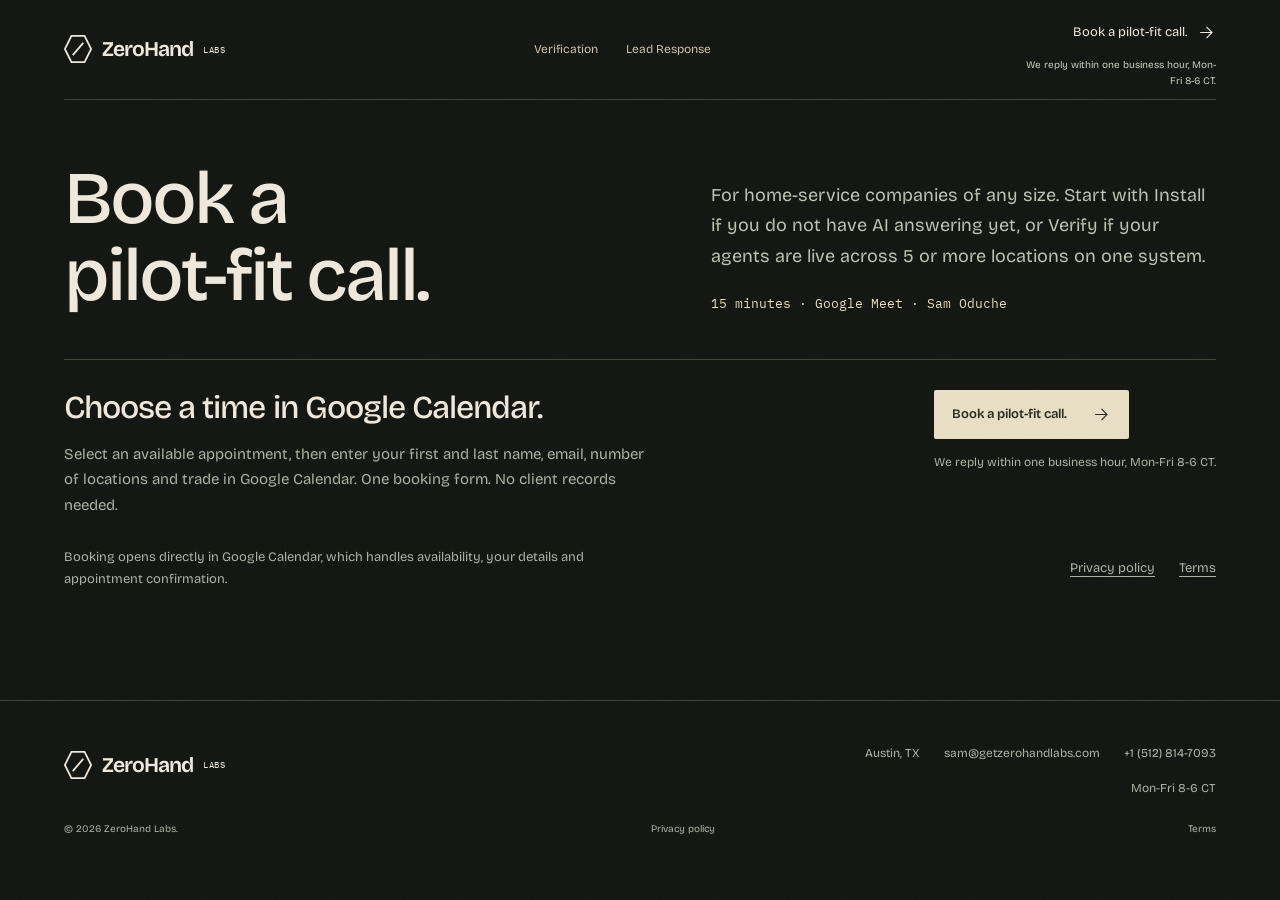
<file: diagnostic/index.html>
<!doctype html><html lang="en" class="motion-off"><head><meta charset="utf-8"><meta name="viewport" content="width=device-width,initial-scale=1"><title>Book a pilot-fit call | ZeroHand Labs</title><meta name="description" content="Book a 15-minute pilot-fit call with ZeroHand Labs. Choose an available time in Google Calendar to discuss your home-service locations and the right next step."><link rel="canonical" href="https://zerohandlabs.com/diagnostic/"><meta property="og:title" content="Book a pilot-fit call | ZeroHand Labs"><meta property="og:description" content="Book a 15-minute pilot-fit call with ZeroHand Labs. Choose an available time in Google Calendar to discuss your home-service locations and the right next step."><meta property="og:image" content="https://zerohandlabs.com/og-operator-verification.jpg"><meta property="og:image:alt" content="The format of an operator verification record, with recordings, observations and review notes."><meta property="og:image:width" content="1200"><meta property="og:image:height" content="630"><meta property="og:type" content="website"><meta property="og:url" content="https://zerohandlabs.com/diagnostic/"><meta property="og:site_name" content="ZeroHand Labs"><meta name="twitter:card" content="summary_large_image"><meta name="twitter:title" content="Book a pilot-fit call | ZeroHand Labs"><meta name="twitter:description" content="Book a 15-minute pilot-fit call with ZeroHand Labs. Choose an available time in Google Calendar to discuss your home-service locations and the right next step."><meta name="twitter:image" content="https://zerohandlabs.com/og-operator-verification.jpg"><meta name="twitter:image:alt" content="The format of an operator verification record, with recordings, observations and review notes."><meta name="theme-color" content="#181711"><link rel="icon" href="data:image/svg+xml,%3Csvg xmlns='http://www.w3.org/2000/svg' viewBox='0 0 40 40'%3E%3Crect width='40' height='40' rx='8' fill='%23181711'/%3E%3Cpath d='M10 10h20L10 30h20' fill='none' stroke='%23e8dec5' stroke-width='3'/%3E%3C/svg%3E"><style>@font-face{font-family:'Bricolage Grotesque';font-style:normal;font-weight:200 800;font-display:swap;src:url([data-uri]) format('woff2')}
@font-face{font-family:'IBM Plex Mono';font-style:normal;font-weight:400;font-display:swap;src:url([data-uri]) format('woff2')}
:root{--bg:#181711;--fg:#eee8dc;--muted:#b9ad95;--paper:#e8dec5;--brass:#bda37b;--mint:#d1f3b0;--line:#4d4638;--font:'Bricolage Grotesque',sans-serif;--mono:'IBM Plex Mono',monospace;--pad:clamp(22px,5vw,96px);color-scheme:dark}
*{box-sizing:border-box}html{scroll-padding-top:28px}body{margin:0;background:var(--bg);color:var(--fg);font:16px/1.55 var(--font);-webkit-font-smoothing:antialiased}body:after{content:'';position:fixed;inset:0;z-index:80;pointer-events:none;background-image:url([data-uri]);opacity:.035;mix-blend-mode:soft-light}main{overflow-x:clip}h1,h2,h3,h4,p{margin:0}h1,h2,h3,h4{font-weight:500;line-height:1.04;letter-spacing:-.04em}p{color:var(--muted)}a{color:inherit;text-decoration:none;text-underline-offset:5px}button{font:inherit;color:inherit;border:0;background:none;cursor:pointer}a,button{-webkit-tap-highlight-color:transparent}a:focus-visible,button:focus-visible{outline:2px solid var(--paper);outline-offset:5px}::selection{color:#19180f;background:var(--paper)}svg{display:block}ul{padding:0;margin:0;list-style:none}.wrap{padding-inline:var(--pad);max-width:1680px;margin-inline:auto}.mono{font-family:var(--mono);font-variant-numeric:tabular-nums;letter-spacing:-.035em}.micro{font:10px/1.7 var(--mono);letter-spacing:.03em}.arrow{width:19px;height:19px;fill:none;stroke:currentColor;stroke-width:1.4;flex-shrink:0}.sample{display:inline-flex;align-items:center;border:1px solid currentColor;padding:3px 7px;font:9px/1.2 var(--mono);letter-spacing:.08em;white-space:nowrap}.button{display:inline-flex;align-items:center;justify-content:space-between;gap:25px;padding:14px 18px;min-height:48px;font-size:13px;font-weight:600;background:var(--paper);color:#29291e;border-radius:2px;transition:background .2s,transform .2s}.button:hover{background:#fff1d4;transform:translateY(-2px)}.text-link{display:inline-flex;align-items:center;gap:18px;min-height:44px;font-size:13px}.text-link:hover{text-decoration:underline}.skip{position:fixed;top:-80px;left:24px;z-index:100;padding:12px 18px;background:var(--paper);color:#181711}.skip:focus{top:10px}.brand{display:flex;align-items:center;gap:10px;font-size:21px;font-weight:650;letter-spacing:-.045em;white-space:nowrap}.brand svg{width:28px;height:32px}.brand small{font:9px var(--mono);letter-spacing:.04em}.site-header{position:relative;z-index:40}.nav{height:84px;display:flex;align-items:center;gap:25px;border-bottom:1px solid var(--line)}.nav-links{display:flex;align-items:center;gap:28px;margin-left:auto;font-size:12px;color:#c9c0ae}.nav-links a{padding-block:12px}.nav-links a:hover{color:var(--paper)}.nav-contact{font-size:12px;margin-left:15px;display:inline-flex;align-items:center;gap:10px}.menu-button{display:none}.footer{padding-top:32px;padding-bottom:25px;border-top:1px solid var(--line)}.footer-top{display:flex;align-items:center;justify-content:space-between;gap:30px}.footer-contact{display:flex;gap:35px;color:var(--muted);font-size:12px}.footer-bottom{display:flex;align-items:center;justify-content:space-between;gap:25px;margin-top:24px;font-size:10px;color:var(--muted)}.footer a:hover{text-decoration:underline}.cross-link{font-size:12px;margin-top:30px;line-height:1.8;color:#c9c0ae}.cross-link a{text-decoration:underline}.motion-toggle{min-height:44px;font-size:11px;padding:0}.motion-toggle[hidden]{display:none}.sr-only{position:absolute;width:1px;height:1px;overflow:hidden;clip-path:inset(50%);white-space:nowrap}
@media(max-width:740px){.nav{height:68px;gap:14px}.brand{font-size:18px;gap:7px}.brand svg{width:24px}.brand small{font-size:8px}.nav-links{gap:18px;font-size:11px}.nav-contact{margin-left:0;font-size:11px}.footer-top{align-items:flex-start}.footer-contact{flex-direction:column;gap:5px;font-size:11px;text-align:right}.footer-bottom{font-size:10px;flex-wrap:wrap;gap:10px 24px}.footer .brand{font-size:17px}.cross-link{font-size:11px}.button{font-size:12px;padding:12px 15px}.text-link{font-size:12px}}
@media(max-width:380px){.brand small{display:none}.footer-top{flex-direction:column;gap:18px}.footer-contact{text-align:left}.brand{font-size:17px}}
@media(prefers-reduced-motion:reduce){*,*:before,*:after{animation:none!important;transition:none!important;scroll-behavior:auto!important}}

:root{--bg:#151713;--muted:#aeb2a4;--line:#41483a}.lab-header .nav{justify-content:space-between}.lab-header .nav-links{margin-left:auto}.lab-intro{padding-top:47px;padding-bottom:55px}.lab-kicker{display:flex;justify-content:space-between;color:var(--muted);font:10px var(--mono);letter-spacing:.05em}.lab-intro h1{font-size:clamp(70px,12.7vw,200px);letter-spacing:-.07em;line-height:.98;margin-top:35px}.lab-thesis{display:grid;grid-template-columns:1fr 1.4fr;gap:40px;align-items:start;margin-top:35px}.lab-thesis .micro{max-width:170px;padding-top:8px}.lab-thesis p:last-child{font-size:clamp(22px,2.4vw,37px);line-height:1.23;letter-spacing:-.035em;max-width:680px;color:#d6d8cf}.doors{display:grid;grid-template-columns:1fr 1fr;gap:28px;padding-bottom:55px}.door{border-top:1px solid var(--line);min-width:0;position:relative}.door-art{height:310px;display:flex;align-items:center;justify-content:center;margin-bottom:27px;position:relative;overflow:clip;background:radial-gradient(ellipse at center,#2c3d2540,transparent 67%);perspective:1200px}.door-lead .door-art{background:radial-gradient(ellipse at center,#67533135,transparent 67%)}.mini{width:min(82%,390px);padding:21px 25px;box-shadow:0 25px 50px -25px #0009;transform:rotateY(-9deg) rotateZ(-3deg);transition:transform .35s}.door:hover .mini{transform:rotateY(0deg) rotateZ(0deg)}.mini-verification{background:linear-gradient(125deg,#33402b,#202b1b);border:1px solid #7a94624d;border-radius:7px;color:#d1f3b0}.mini-head{display:flex;align-items:center;justify-content:space-between;gap:15px;font:9px var(--mono);letter-spacing:.03em}.mini-head .sample{font-size:8px}.mini-rows{margin-top:18px;font:10px/1.6 var(--mono)}.mini-rows div{display:flex;justify-content:space-between;gap:20px;padding:6px 0;border-bottom:1px solid #a8ba942a}.mini-figure{font:64px/1 var(--mono);letter-spacing:-.09em;margin-top:15px}.mini-foot{font:9px/1.5 var(--mono);margin-top:10px}.mini-paper{background:var(--paper);color:#383c2b;transform:rotateY(9deg) rotateZ(3deg);position:relative;mask:radial-gradient(circle at 7px 100%,transparent 4px,#000 4.7px) 0 0/14px 100% repeat-x}.mini-paper .mini-rows div{border-color:#53583f40}.mini-paper:before{content:'';position:absolute;top:0;left:0;right:0;height:6px;background:linear-gradient(#9f865c,#3c3220,#c1a676,#18160f)}.door-overline{display:flex;justify-content:space-between;font:10px var(--mono);letter-spacing:.03em;color:var(--muted);margin-bottom:18px}.door h2{font-size:clamp(25px,2.7vw,42px);max-width:520px;line-height:1.07}.door h2 .arrow{display:inline-block;margin-left:8px;width:25px;height:25px;transition:transform .2s}.door:hover h2 .arrow{transform:translate(3px,-3px)}.door>p{font-size:14px;line-height:1.7;margin-top:14px;max-width:480px}.door .price-anchor{font:14px var(--mono);color:#d1f3b0;margin-top:22px}.door-lead .price-anchor{color:var(--paper)}.lab-tool{padding-top:0;padding-bottom:48px}.lab-tool a{border-top:1px solid var(--line);border-bottom:1px solid var(--line);display:grid;grid-template-columns:1fr 1.4fr auto;align-items:center;gap:30px;padding:24px 0}.lab-tool .micro{color:var(--muted)}.lab-tool .tool-label{font-size:23px;letter-spacing:-.03em}.lab-tool .tool-label small{display:block;font-size:12px;color:var(--muted);letter-spacing:0;margin-top:4px}.lab-tool a:hover .tool-label{text-decoration:underline}.parent .footer{padding-top:26px;padding-bottom:20px}.parent .footer-bottom{margin-top:20px}
@media(min-width:1700px){.lab-intro{padding-top:55px;padding-bottom:65px}.door-art{height:300px}.mini{width:410px}.doors{gap:40px}.mini-figure{font-size:73px}}
@media(max-width:740px){.lab-header .nav{gap:14px;height:auto;min-height:80px;flex-wrap:wrap;padding-block:16px}.lab-header .nav-links{width:auto;margin-left:auto;gap:17px;justify-content:flex-start;padding:0}.lab-header .nav-contact{display:inline-flex;margin-left:auto}.lab-header .brand{width:100%}.lab-header .nav-links{margin-left:0}.lab-header .brand{font-size:18px}.lab-header .nav-links a{min-height:0;padding:0}.lab-intro{padding-top:30px;padding-bottom:36px}.lab-kicker{font-size:8px;gap:20px}.lab-intro h1{font-size:19vw;line-height:1.02;margin-top:35px;max-width:500px}.lab-thesis{display:block;margin-top:25px}.lab-thesis .micro{display:none}.lab-thesis p:last-child{font-size:25px;max-width:500px}.doors{grid-template-columns:1fr;gap:42px;padding-bottom:40px}.door-art{height:295px;margin-bottom:18px}.mini{width:min(90%,390px);padding:20px 22px}.mini-figure{font-size:60px}.mini-head{font-size:8px}.mini-rows{font-size:9px}.mini-foot{font-size:8px}.door h2{font-size:32px;max-width:430px}.door>p{font-size:13px}.door .price-anchor{font-size:13px;margin-top:17px}.door-overline{font-size:9px;margin-bottom:15px}.lab-tool{padding-bottom:35px}.lab-tool a{grid-template-columns:1fr auto;gap:15px;padding-block:23px}.lab-tool .micro{grid-column:1/-1}.lab-tool .tool-label{font-size:24px}.lab-tool .tool-label small{font-size:11px}.parent .footer{padding-top:25px}}
@media(prefers-reduced-motion:reduce){.mini{transform:none!important}}
</style><!-- Embedded font licenses
manrope-OFL.txt
Copyright 2018 The Manrope Project Authors (https://github.com/googlefonts/manrope)

This Font Software is licensed under the SIL Open Font License, Version 1.1.
This license is copied below, and is also available with a FAQ at:
http://scripts.sil.org/OFL


- -- -- -- -- -- -- -- -- -- -- -- -- -- -- -- -- -- -- -- -- -- -- -- -- -- -- -- -- --
SIL OPEN FONT LICENSE Version 1.1 - 26 February 2007
- -- -- -- -- -- -- -- -- -- -- -- -- -- -- -- -- -- -- -- -- -- -- -- -- -- -- -- -- --

PREAMBLE
The goals of the Open Font License (OFL) are to stimulate worldwide
development of collaborative font projects, to support the font creation
efforts of academic and linguistic communities, and to provide a free and
open framework in which fonts may be shared and improved in partnership
with others.

The OFL allows the licensed fonts to be used, studied, modified and
redistributed freely as long as they are not sold by themselves. The
fonts, including any derivative works, can be bundled, embedded, 
redistributed and/or sold with any software provided that any reserved
names are not used by derivative works. The fonts and derivatives,
however, cannot be released under any other type of license. The
requirement for fonts to remain under this license does not apply
to any document created using the fonts or their derivatives.

DEFINITIONS
"Font Software" refers to the set of files released by the Copyright
Holder(s) under this license and clearly marked as such. This may
include source files, build scripts and documentation.

"Reserved Font Name" refers to any names specified as such after the
copyright statement(s).

"Original Version" refers to the collection of Font Software components as
distributed by the Copyright Holder(s).

"Modified Version" refers to any derivative made by adding to, deleting,
or substituting - - in part or in whole - - any of the components of the
Original Version, by changing formats or by porting the Font Software to a
new environment.

"Author" refers to any designer, engineer, programmer, technical
writer or other person who contributed to the Font Software.

PERMISSION & CONDITIONS
Permission is hereby granted, free of charge, to any person obtaining
a copy of the Font Software, to use, study, copy, merge, embed, modify,
redistribute, and sell modified and unmodified copies of the Font
Software, subject to the following conditions:

1) Neither the Font Software nor any of its individual components,
in Original or Modified Versions, may be sold by itself.

2) Original or Modified Versions of the Font Software may be bundled,
redistributed and/or sold with any software, provided that each copy
contains the above copyright notice and this license. These can be
included either as stand-alone text files, human-readable headers or
in the appropriate machine-readable metadata fields within text or
binary files as long as those fields can be easily viewed by the user.

3) No Modified Version of the Font Software may use the Reserved Font
Name(s) unless explicit written permission is granted by the corresponding
Copyright Holder. This restriction only applies to the primary font name as
presented to the users.

4) The name(s) of the Copyright Holder(s) or the Author(s) of the Font
Software shall not be used to promote, endorse or advertise any
Modified Version, except to acknowledge the contribution(s) of the
Copyright Holder(s) and the Author(s) or with their explicit written
permission.

5) The Font Software, modified or unmodified, in part or in whole,
must be distributed entirely under this license, and must not be
distributed under any other license. The requirement for fonts to
remain under this license does not apply to any document created
using the Font Software.

TERMINATION
This license becomes null and void if any of the above conditions are
not met.

DISCLAIMER
THE FONT SOFTWARE IS PROVIDED "AS IS", WITHOUT WARRANTY OF ANY KIND,
EXPRESS OR IMPLIED, INCLUDING BUT NOT LIMITED TO ANY WARRANTIES OF
MERCHANTABILITY, FITNESS FOR A PARTICULAR PURPOSE AND NONINFRINGEMENT
OF COPYRIGHT, PATENT, TRADEMARK, OR OTHER RIGHT. IN NO EVENT SHALL THE
COPYRIGHT HOLDER BE LIABLE FOR ANY CLAIM, DAMAGES OR OTHER LIABILITY,
INCLUDING ANY GENERAL, SPECIAL, INDIRECT, INCIDENTAL, OR CONSEQUENTIAL
DAMAGES, WHETHER IN AN ACTION OF CONTRACT, TORT OR OTHERWISE, ARISING
FROM, OUT OF THE USE OR INABILITY TO USE THE FONT SOFTWARE OR FROM
OTHER DEALINGS IN THE FONT SOFTWARE.


ibmplexmono-OFL.txt
Copyright © 2017 IBM Corp. with Reserved Font Name "Plex"

This Font Software is licensed under the SIL Open Font License, Version 1.1.

This license is copied below, and is also available with a FAQ at: http://scripts.sil.org/OFL


- -- -- -- -- -- -- -- -- -- -- -- -- -- -- -- -- -- -- -- -- -- -- -- -- -- -- -- -- --
SIL OPEN FONT LICENSE Version 1.1 - 26 February 2007
- -- -- -- -- -- -- -- -- -- -- -- -- -- -- -- -- -- -- -- -- -- -- -- -- -- -- -- -- --

PREAMBLE
The goals of the Open Font License (OFL) are to stimulate worldwide
development of collaborative font projects, to support the font creation
efforts of academic and linguistic communities, and to provide a free and
open framework in which fonts may be shared and improved in partnership
with others.

The OFL allows the licensed fonts to be used, studied, modified and
redistributed freely as long as they are not sold by themselves. The
fonts, including any derivative works, can be bundled, embedded, 
redistributed and/or sold with any software provided that any reserved
names are not used by derivative works. The fonts and derivatives,
however, cannot be released under any other type of license. The
requirement for fonts to remain under this license does not apply
to any document created using the fonts or their derivatives.

DEFINITIONS
"Font Software" refers to the set of files released by the Copyright
Holder(s) under this license and clearly marked as such. This may
include source files, build scripts and documentation.

"Reserved Font Name" refers to any names specified as such after the
copyright statement(s).

"Original Version" refers to the collection of Font Software components as
distributed by the Copyright Holder(s).

"Modified Version" refers to any derivative made by adding to, deleting,
or substituting - - in part or in whole - - any of the components of the
Original Version, by changing formats or by porting the Font Software to a
new environment.

"Author" refers to any designer, engineer, programmer, technical
writer or other person who contributed to the Font Software.

PERMISSION & CONDITIONS
Permission is hereby granted, free of charge, to any person obtaining
a copy of the Font Software, to use, study, copy, merge, embed, modify,
redistribute, and sell modified and unmodified copies of the Font
Software, subject to the following conditions:

1) Neither the Font Software nor any of its individual components,
in Original or Modified Versions, may be sold by itself.

2) Original or Modified Versions of the Font Software may be bundled,
redistributed and/or sold with any software, provided that each copy
contains the above copyright notice and this license. These can be
included either as stand-alone text files, human-readable headers or
in the appropriate machine-readable metadata fields within text or
binary files as long as those fields can be easily viewed by the user.

3) No Modified Version of the Font Software may use the Reserved Font
Name(s) unless explicit written permission is granted by the corresponding
Copyright Holder. This restriction only applies to the primary font name as
presented to the users.

4) The name(s) of the Copyright Holder(s) or the Author(s) of the Font
Software shall not be used to promote, endorse or advertise any
Modified Version, except to acknowledge the contribution(s) of the
Copyright Holder(s) and the Author(s) or with their explicit written
permission.

5) The Font Software, modified or unmodified, in part or in whole,
must be distributed entirely under this license, and must not be
distributed under any other license. The requirement for fonts to
remain under this license does not apply to any document created
using the Font Software.

TERMINATION
This license becomes null and void if any of the above conditions are
not met.

DISCLAIMER
THE FONT SOFTWARE IS PROVIDED "AS IS", WITHOUT WARRANTY OF ANY KIND,
EXPRESS OR IMPLIED, INCLUDING BUT NOT LIMITED TO ANY WARRANTIES OF
MERCHANTABILITY, FITNESS FOR A PARTICULAR PURPOSE AND NONINFRINGEMENT
OF COPYRIGHT, PATENT, TRADEMARK, OR OTHER RIGHT. IN NO EVENT SHALL THE
COPYRIGHT HOLDER BE LIABLE FOR ANY CLAIM, DAMAGES OR OTHER LIABILITY,
INCLUDING ANY GENERAL, SPECIAL, INDIRECT, INCIDENTAL, OR CONSEQUENTIAL
DAMAGES, WHETHER IN AN ACTION OF CONTRACT, TORT OR OTHERWISE, ARISING
FROM, OUT OF THE USE OR INABILITY TO USE THE FONT SOFTWARE OR FROM
OTHER DEALINGS IN THE FONT SOFTWARE.

--><style>
.diagnostic{--bg:#151713;--capture-accent:#e8dec5;--capture-muted:#c5c8bb}.diagnostic [hidden]{display:none!important}
.diagnostic-intro{padding-top:50px;padding-bottom:40px}.diagnostic-intro h1{font-size:clamp(42px,6.8vw,96px);line-height:.99;letter-spacing:-.04em;max-width:940px;text-wrap:balance}.diagnostic-intro p{font-size:16px;line-height:1.65;max-width:57ch;margin-top:22px;color:#bdc3b3}
.diagnostic-workspace{padding-bottom:80px}.diagnostic-flow{display:grid;grid-template-columns:.48fr 1fr;gap:8vw;border-top:1px solid var(--line);padding-top:35px;min-height:550px}.diagnostic-progress p{font:12px var(--mono);color:#c5c8bb}.diagnostic-progress progress{display:block;width:100%;max-width:200px;height:3px;border:0;margin-top:20px;accent-color:var(--paper);background:#444b3c}.diagnostic-progress progress::-webkit-progress-bar{background:#444b3c}.diagnostic-progress progress::-webkit-progress-value{background:var(--paper)}.diagnostic-progress .progress-caption{font:13px/1.6 var(--font);max-width:180px;margin-top:26px;color:#bdc3b3}
.question-main{max-width:680px;min-width:0}.question-main h2{font-size:clamp(30px,3.1vw,44px);line-height:1.12;letter-spacing:-.035em;text-wrap:balance}.question-main h2:focus,.result-title:focus{outline:none}.question-hint{font-size:14px;line-height:1.6;color:#c5c8bb;margin-top:15px;max-width:54ch}.question-body{margin-top:26px}.answer-choice{display:flex;gap:15px;align-items:center;padding:19px 0;border-top:1px solid #4e5844;cursor:pointer;position:relative}.answer-choice:last-child{border-bottom:1px solid #4e5844}.answer-choice input{appearance:none;width:19px;height:19px;border:1px solid #99a68a;border-radius:50%;margin:0;flex-shrink:0;display:grid;place-content:center}.answer-choice input:checked:before{content:'';width:9px;height:9px;border-radius:50%;background:var(--paper)}.answer-choice:has(input:checked){color:var(--paper);background:#e8dec508}.answer-choice:hover{background:#e8dec505}.answer-choice strong{display:block;font-size:18px;font-weight:500}.answer-choice small{display:block;color:#bdc3b3;font-size:12px;line-height:1.6;margin-top:4px}.number-label{font:12px var(--mono);display:block;margin-bottom:12px;color:#c5c8bb}.question-body input[type=number]{display:block;width:100%;min-width:0;background:transparent;border:0;border-bottom:1px solid #99a68a;border-radius:0;font:clamp(38px,5vw,66px)/1.2 var(--mono);letter-spacing:-.04em;padding:13px 0;color:var(--fg);caret-color:var(--paper)}.question-body input[type=number]:disabled{opacity:.45}.unknown-choice{display:flex;align-items:center;gap:12px;font-size:14px;padding:25px 0;cursor:pointer}.unknown-choice input{width:18px;height:18px;accent-color:var(--paper);margin:0}.question-controls{display:flex;gap:24px;align-items:center;justify-content:space-between;margin-top:28px}.question-controls .button{max-width:290px;min-width:170px}.question-controls .back{font-size:13px;min-height:44px;padding:10px 0}.question-controls .back:disabled{opacity:.6;cursor:default}.question-error{color:#f1bc9c;font-size:13px;line-height:1.6;margin-top:17px}.question-error:empty{display:none}.diagnostic-fallback{border-top:1px solid var(--line);padding-top:30px}.diagnostic-fallback h2{font-size:30px;margin-bottom:16px}.fallback-links{display:flex;flex-wrap:wrap;gap:20px;margin-block:25px}.fallback-links a{text-decoration:underline;min-height:44px;display:flex;align-items:center}.diagnostic-fallback .capture-form{margin-top:30px}
.diagnostic-result{border-top:1px solid var(--line);padding-top:35px;scroll-margin-top:30px}.result-title{font-size:clamp(35px,5vw,64px);letter-spacing:-.035em}.result-layout{display:grid;grid-template-columns:1.1fr 1fr;gap:8vw;margin-top:35px}.result-number{font:clamp(28px,4.5vw,66px)/1.14 var(--mono);letter-spacing:-.04em;color:var(--paper);overflow-wrap:anywhere}.result-label{font-size:15px;color:var(--fg);margin-top:16px;max-width:40ch}.result-arithmetic,.result-recommendation,.result-preference{font-size:14px;line-height:1.7;color:#c5c8bb;margin-top:20px;max-width:60ch}.result-recommendation{color:var(--fg);font-size:17px}.result-links{display:flex;align-items:flex-start;flex-direction:column;gap:9px;margin-top:25px}.result-links .text-link{font-size:12px;text-decoration:underline}.result-evidence{margin-top:35px;padding-top:25px;border-top:1px solid var(--line)}.result-evidence h3{font-size:24px}.result-evidence p{font-size:14px;line-height:1.7;color:#c5c8bb;margin-top:14px}.result-inputs{margin:35px 0 0;font-size:12px;line-height:1.6}.result-inputs>div{padding:14px 0;border-top:1px solid var(--line)}.result-inputs dt{color:#bdc3b3}.result-inputs dd{margin:5px 0 0;color:var(--fg)}.result-capture{margin-top:40px;padding-top:30px;border-top:1px solid var(--line)}.result-capture h3{font-size:30px}.result-capture>p{font-size:14px;color:#c5c8bb;line-height:1.7;margin:14px 0 24px}.result-reset{display:flex;gap:30px;margin-top:30px}.result-reset button{font-size:12px;text-decoration:underline;min-height:44px;padding:5px 0}
@media(max-width:740px){.diagnostic-intro{padding-top:32px;padding-bottom:30px}.diagnostic-intro h1{font-size:45px;max-width:480px}.diagnostic-intro p{font-size:14px;margin-top:18px}.diagnostic-workspace{padding-bottom:45px}.diagnostic-flow{display:block;padding-top:22px;min-height:0}.diagnostic-progress{display:flex;align-items:center;gap:30px;margin-bottom:26px}.diagnostic-progress progress{margin:0;flex:1}.diagnostic-progress .progress-caption{display:none}.diagnostic-progress p{font-size:11px;white-space:nowrap}.question-main h2{font-size:32px}.question-hint{font-size:13px}.answer-choice{padding:17px 0}.answer-choice strong{font-size:17px}.answer-choice small{font-size:12px}.question-body{margin-top:20px}.question-controls{margin-top:23px}.question-controls .button{min-width:155px;max-width:240px}.result-layout{grid-template-columns:1fr;gap:20px}.result-number{font-size:45px}.result-title{font-size:39px}.result-capture{margin-top:20px}.result-inputs{margin-top:25px}}
</style><style id="v4-conversion">
.conversion{--capture-accent:var(--mint);--capture-muted:#bbc4b0;position:relative}
.conversion-lead,.parent,.diagnostic{--capture-accent:var(--paper);--capture-muted:#c5bba5}
.capture-panel{display:grid;grid-template-columns:1fr 1fr;gap:clamp(32px,6vw,100px);padding-block:70px;border-top:1px solid var(--line)}
.capture-copy h2,.capture-copy h3{font-size:clamp(32px,3.5vw,52px);line-height:1.07;letter-spacing:-.035em;max-width:570px;text-wrap:balance}
.capture-copy p{font-size:15px;line-height:1.65;max-width:51ch;margin-top:20px;color:var(--capture-muted)}
.capture-proof{display:flex;flex-wrap:wrap;gap:12px 28px;margin-top:22px}
.capture-proof a,.route-note a{font-size:12px;min-height:30px;display:inline-flex;align-items:center;text-decoration:underline;text-underline-offset:5px;color:var(--capture-accent)}
.capture-form{align-self:center;min-width:0;max-width:600px;width:100%}
.capture-form label{display:block;font-size:12px;line-height:1.4;margin-bottom:9px;color:var(--fg)}
.capture-form input[type=email],.capture-form input[type=number],.capture-form input[type=text],.capture-form select{width:100%;min-height:49px;padding:11px 13px;border:1px solid #78816d;background:#131710;color:var(--fg);border-radius:2px;font:16px var(--font);caret-color:var(--capture-accent);margin-bottom:16px}
.conversion-lead .capture-form input,.conversion-lead .capture-form select{background:#1d1c15;border-color:#887c65}
.capture-form input::placeholder{color:#aeb6a3;opacity:1}
.capture-form input:focus-visible,.capture-form select:focus-visible,.question-body input:focus-visible{outline:2px solid var(--capture-accent);outline-offset:3px}
.capture-form .button{width:100%;justify-content:space-between;background:var(--capture-accent);color:#20251a;min-height:48px}
.capture-form button:disabled{cursor:wait;opacity:.75;transform:none}
.capture-form .capture-note,.capture-form .capture-status{font-size:12px;line-height:1.6;margin:13px 0 0;color:var(--capture-muted);max-width:60ch}
.capture-form .capture-status:empty{display:none}
.capture-form [hidden]{display:none!important}
.footer-capture{padding-block:10px 40px;margin-bottom:32px;border-top:0;border-bottom:1px solid var(--line);gap:36px 80px}
.footer-capture .capture-copy h2{font-size:30px}
.footer-capture .capture-copy p{font-size:13px;margin-top:13px;max-width:43ch}
.footer-capture .capture-form{max-width:560px}
.footer-capture .capture-fields{display:grid;grid-template-columns:1fr auto;gap:0 12px;align-items:end}
.footer-capture .capture-fields label{grid-column:1/-1}
.footer-capture .capture-fields input{margin:0}
.footer-capture .capture-fields button{width:auto;white-space:nowrap}
.cta-choice{display:flex;flex-direction:column;align-items:flex-start;gap:8px;max-width:290px;min-width:0}
.cta-choice .downsell{font-size:11px;line-height:1.6;margin:0!important;letter-spacing:0;color:#bbc4b0;max-width:270px}
.cta-choice .downsell a{color:inherit;text-decoration:underline;text-underline-offset:3px}
.conversion-lead .downsell{color:#c5bba5}
.nav .cta-choice{margin-left:14px;max-width:200px;gap:5px;align-items:center;flex-shrink:0}
.nav .cta-choice .button{margin:0}
.nav .cta-choice .downsell{font-size:11px;text-align:center;line-height:1.4}
.hero-offer .cta-choice{margin-top:0}
.hero-offer .cta-choice>.button{width:100%}
.hero-offer .cta-choice .downsell{font-size:10px}
.conversion-lead .hero-offer .pilot-actions{max-width:290px}
.conversion-lead .pilot-actions{align-items:flex-start;column-gap:28px;row-gap:22px}
.conversion-lead .pilot-actions .cta-choice{flex:1;min-width:165px;max-width:280px}
.conversion-lead .hero-offer .pilot-actions .cta-choice{min-width:0}
.buy-assurance{margin-top:48px;padding-top:28px;border-top:1px solid var(--line)}
.buy-assurance>h3{font-size:24px;letter-spacing:-.025em;margin-bottom:26px}
.assurance-grid{display:grid;grid-template-columns:repeat(3,1fr);gap:30px}
.assurance-grid>article{min-width:0}
.assurance-grid h4{font-size:17px;line-height:1.35;letter-spacing:-.02em;margin-bottom:12px}
.assurance-grid p,.buy-assurance .buy-definition,.buy-assurance .capacity-note{font-size:12px;line-height:1.75;color:#bbc4b0;max-width:80ch}
.assurance-grid strong{font-weight:500;color:var(--fg)}
.buy-assurance .buy-definition{margin-top:26px}
.buy-assurance .capacity-note{margin-top:20px;color:var(--fg)}
.conversion-lead .buy-assurance p{color:#c5bba5}
.conversion-lead .buy-assurance .assurance-grid{grid-template-columns:repeat(4,1fr);margin-top:25px}
.conversion-lead .buy-assurance h4{font-size:16px}
.parent .capture-panel{padding-block:40px;gap:32px 60px}
.parent .capture-copy h2{font-size:34px}
.parent .footer-capture{padding-top:0}
.route-note{display:flex;justify-content:space-between;align-items:center;gap:30px;margin-top:32px;padding-top:23px;border-top:1px solid var(--line);font-size:14px;color:var(--capture-muted)}
.route-note a{font-size:15px;white-space:nowrap}
@media(max-width:1024px){.nav .cta-choice{margin-left:0;max-width:180px}.assurance-grid{gap:22px}.conversion-lead .buy-assurance .assurance-grid{grid-template-columns:1fr 1fr}}
@media(max-width:740px){.capture-panel{grid-template-columns:1fr;gap:28px;padding-block:45px}.capture-copy h2,.capture-copy h3{font-size:33px}.capture-copy p{font-size:14px;margin-top:16px}.capture-proof{gap:10px 22px}.footer-capture{padding-top:0;margin-bottom:30px}.footer-capture .capture-copy h2{font-size:28px}.footer-capture .capture-fields{display:block}.footer-capture .capture-fields input{margin-bottom:12px}.footer-capture .capture-fields button{width:100%}.nav .cta-choice{margin-left:auto;max-width:162px}.nav .cta-choice .downsell{font-size:11px;max-width:160px}.conversion .nav{gap:8px}.conversion .nav .brand{font-size:16px}.conversion .nav .brand small{display:none}.conversion .hero-offer .cta-choice{grid-column:1;grid-row:3;max-width:210px}.hero-offer .cta-choice .downsell{font-size:10px}.conversion-lead .hero-offer .pilot-actions{max-width:none;align-items:flex-start;gap:20px}.conversion-lead .hero-offer .pilot-actions .cta-choice{min-width:0;flex:1}.conversion-lead .pilot-actions .cta-choice{min-width:145px}.conversion-lead .hero-offer .downsell{font-size:10px}.conversion-lead .hero-offer .text-link{min-height:44px}.assurance-grid,.conversion-lead .buy-assurance .assurance-grid{grid-template-columns:1fr;gap:24px}.buy-assurance{margin-top:34px;padding-top:25px}.buy-assurance>h3{font-size:23px}.assurance-grid h4{margin-bottom:8px}.assurance-grid p{max-width:55ch}.route-note{align-items:flex-start;flex-direction:column;gap:10px;margin-top:25px}.route-note a{white-space:normal}.parent .capture-panel{padding-block:35px}.parent .footer-capture{padding-top:0}.parent .capture-copy h2{font-size:31px}}
@media(prefers-reduced-motion:reduce){.conversion *, .diagnostic *{scroll-behavior:auto!important}}

.nav .cta-choice .downsell a{display:inline-flex;align-items:center;min-height:24px}
.assurance-grid h4 .mono{display:block;margin-bottom:3px}

</style>
<style>
.pilot-context{border-top:1px solid var(--line);padding-top:25px;margin-bottom:42px}
.pilot-context .pilot-route{font:12px var(--mono);letter-spacing:.04em;color:var(--paper);display:flex;gap:28px;flex-wrap:wrap}
.pilot-context>p:last-child{font-size:15px;line-height:1.65;color:#c5c8bb;max-width:62ch;margin-top:20px}
.pilot-request{border-top:1px solid var(--line);padding-top:42px;display:grid;grid-template-columns:1fr 1fr;gap:clamp(28px,5vw,80px)}
.pilot-request h2{font-size:clamp(28px,3vw,39px);letter-spacing:-.035em}
.pilot-request p{font-size:14px;line-height:1.65;color:#c5c8bb;margin-top:18px;max-width:44ch}
.fit-call-form .button{width:100%;white-space:normal;text-align:center;line-height:1.4;padding:16px;margin-top:26px}
.fit-call-form [data-status]{color:var(--fg)}
@media(max-width:740px){.pilot-request{grid-template-columns:1fr;gap:28px;padding-top:30px}.diagnostic-intro h1{font-size:clamp(38px,10.5vw,64px)}.pilot-context{margin-bottom:30px}}
</style><link rel="stylesheet" href="/assets/cleanup.css">
<style id="google-booking-page">
.booking-page .nav{height:auto;min-height:96px;gap:24px;padding-block:10px}
.booking-page .nav-booking{margin-left:auto}
.booking-page .diagnostic-intro{display:grid;grid-template-columns:1.1fr 1fr;gap:8%;align-items:end;padding-top:60px;padding-bottom:45px}
.booking-page .diagnostic-intro h1{font-size:clamp(45px,5.8vw,84px);letter-spacing:-.04em;line-height:1.04;max-width:680px;margin:0}
.booking-page .diagnostic-intro p{font-size:18px;line-height:1.7;max-width:49ch;margin:0}
.booking-page .diagnostic-intro .call-duration{font:13px/1.6 var(--mono);color:var(--paper);margin-top:22px}
.booking-page .pilot-context{display:flex;gap:35px;align-items:baseline;padding-top:25px;margin-bottom:30px}
.booking-page .pilot-context .pilot-route{flex-shrink:0;font-size:12px;gap:20px}
.booking-page .pilot-context>p:last-child{margin:0;max-width:65ch;font-size:14px}
.booking-panel{padding-top:30px;border-top:1px solid var(--line)}
.booking-panel-head{display:grid;grid-template-columns:1fr auto;gap:32px;align-items:start;margin-bottom:28px}
.booking-panel-head h2{font-size:32px;letter-spacing:-.03em;line-height:1.1}
.booking-panel-head>div>p{font-size:15px;line-height:1.7;max-width:58ch;color:var(--muted);margin-top:16px}
.booking-panel .cta-pair{max-width:345px}
.booking-panel .cta-pair .response-commitment{font-size:12px;margin:0}

.booking-notice a{text-decoration:underline;text-underline-offset:4px;display:inline-flex;align-items:center;min-height:44px}


.booking-notice{display:flex;justify-content:space-between;gap:22px;margin-top:18px;padding-bottom:30px;font-size:13px;line-height:1.7;color:var(--muted)}
.booking-notice p{max-width:65ch;margin:0}.booking-notice .policy-links{display:flex;gap:24px;flex-shrink:0}
.booking-page .footer{border-top:1px solid var(--line);padding-top:30px;padding-bottom:25px}
@media(max-width:1050px){.booking-page .nav{gap:15px}.booking-page .nav-links{gap:18px}.booking-panel-head{grid-template-columns:1fr}.booking-panel .cta-pair{max-width:none}}
@media(max-width:740px){
.booking-page .nav{flex-wrap:wrap;row-gap:8px;column-gap:12px;min-height:0;padding-block:15px}
.booking-page .nav .brand{font-size:16px;width:auto}.booking-page .nav .brand svg{width:23px}.booking-page .nav .brand small{font-size:7px}
.booking-page .nav-links{order:3;flex-basis:100%;width:100%;gap:25px;margin:0}
.booking-page .nav-links a{font-size:12px;padding-block:10px}
.booking-page .nav-booking{max-width:180px}
.booking-page .nav-booking .nav-contact{font-size:11px;min-height:44px;gap:7px}
.booking-page .nav-booking .response-commitment{font-size:10px;max-width:27ch;line-height:1.6}
.booking-page .diagnostic-intro{grid-template-columns:1fr;gap:25px;padding-top:35px;padding-bottom:32px}
.booking-page .diagnostic-intro h1{font-size:clamp(42px,10.5vw,64px)}
.booking-page .diagnostic-intro p{font-size:16px}
.booking-page .diagnostic-intro .call-duration{font-size:12px;margin-top:18px}
.booking-page .pilot-context{display:block;margin-bottom:25px;padding-top:22px}
.booking-page .pilot-context>p:last-child{margin-top:16px;font-size:14px}
.booking-panel{padding-top:25px}.booking-panel-head{gap:24px;margin-bottom:10px}
.booking-panel-head h2{font-size:30px}.booking-panel-head>div>p{font-size:15px}

.booking-notice{display:block;font-size:13px;padding-bottom:18px}
.booking-notice .policy-links{margin-top:10px}.booking-page .diagnostic-workspace{padding-bottom:20px}
}
@media(max-width:360px){.booking-page .nav-booking{max-width:160px}.booking-page .nav-booking .nav-contact{font-size:10px}.booking-page .nav-booking .arrow{display:none}}
</style></head><body class="diagnostic booking-page"><svg aria-hidden="true" width="0" height="0" style="position:absolute"><defs><symbol id="arrow" viewBox="0 0 24 24"><path d="M4 12h15M12 5l7 7-7 7"/></symbol><symbol id="mark" viewBox="0 0 32 36"><path d="M23.5 3h-15L1 18l7.5 15h15L31 18zM10 25l12-14" fill="none" stroke="currentColor" stroke-width="2"/></symbol><symbol id="check" viewBox="0 0 24 24"><path d="m5 12 4 4L19 6"/></symbol><symbol id="ink-arrow" viewBox="0 0 48 26"><path d="M46 4C25 1 22 25 3 18m0 0 9-3m-9 3 7 6"/></symbol></defs></svg>
<a class="skip" href="#main">Skip to content</a>
<header class="site-header lab-header wrap"><nav class="nav" aria-label="Main navigation"><a class="brand" href="/" aria-label="ZeroHand Labs home"><svg aria-hidden="true"><use href="#mark"/></svg>ZeroHand<small>LABS</small></a><div class="nav-links"><a href="/#verification">Verification</a><a href="/lead-response/">Lead Response</a></div><div class="nav-booking"><div class="cta-pair"><a class="nav-contact" href="https://calendar.google.com/calendar/u/0/appointments/schedules/AcZssZ3PGa8wrhAbgSjz-JFaq1X0ORvXc_pzHK1yXup2iYUM9atjEvHvPbUZ-V0fXApypSvmlKT7-HFF">Book a pilot-fit call.<svg class="arrow" aria-hidden="true"><use href="#arrow"/></svg></a><p class="response-commitment">We reply within one business hour, Mon-Fri 8-6 CT.</p></div></div></nav></header>
<main id="main"><section class="diagnostic-intro wrap"><h1>Book a pilot-fit call.</h1><div><p>For home-service companies of any size. Start with Install if you do not have AI answering yet, or Verify if your agents are live across 5 or more locations on one system.</p><p class="call-duration">15 minutes · Google Meet · Sam Oduche</p></div></section>
<div class="diagnostic-workspace wrap">
<section class="booking-panel" id="booking" aria-labelledby="booking-title"><div class="booking-panel-head"><div><h2 id="booking-title">Choose a time in Google Calendar.</h2><p>Select an available appointment, then enter your first and last name, email, number of locations and trade in Google Calendar. One booking form. No client records needed.</p></div><div class="cta-pair"><a class="button" href="https://calendar.google.com/calendar/u/0/appointments/schedules/AcZssZ3PGa8wrhAbgSjz-JFaq1X0ORvXc_pzHK1yXup2iYUM9atjEvHvPbUZ-V0fXApypSvmlKT7-HFF">Book a pilot-fit call.<svg class="arrow" aria-hidden="true"><use href="#arrow"/></svg></a><p class="response-commitment">We reply within one business hour, Mon-Fri 8-6 CT.</p></div></div>
<div class="booking-notice"><p>Booking opens directly in Google Calendar, which handles availability, your details and appointment confirmation.</p><div class="policy-links"><a href="/privacy-policy/">Privacy policy</a><a href="/terms/">Terms</a></div></div></section></div></main>
<footer class="footer wrap"><div class="footer-top"><a class="brand" href="/" aria-label="ZeroHand Labs home"><svg aria-hidden="true"><use href="#mark"/></svg>ZeroHand<small>LABS</small></a><div class="footer-contact"><span>Austin, TX</span><a href="mailto:sam@getzerohandlabs.com">sam@getzerohandlabs.com</a><a href="tel:+15128147093">+1 (512) 814-7093</a><span class="footer-hours">Mon-Fri 8-6 CT</span></div></div><div class="footer-bottom"><span>© 2026 ZeroHand Labs.</span><a href="/privacy-policy/">Privacy policy</a><a href="/terms/">Terms</a></div></footer></body></html>
</file>
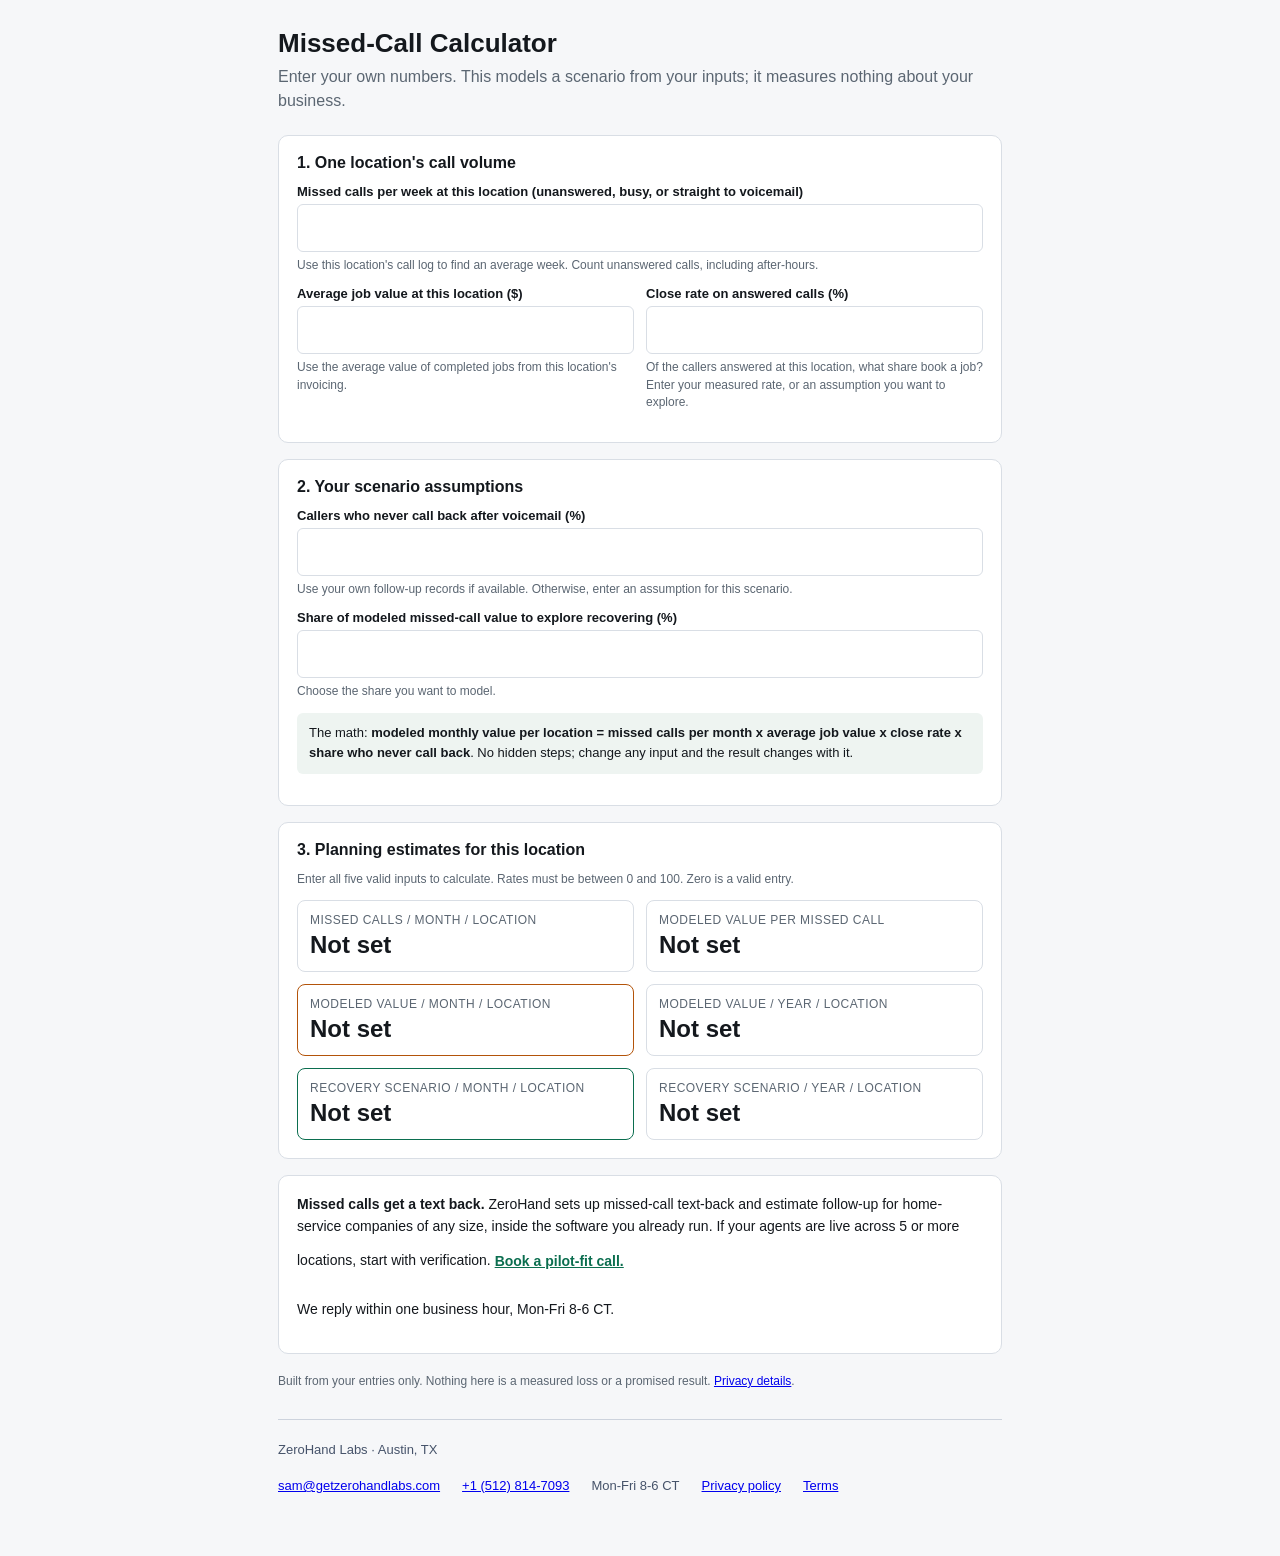
<file: missed-call-calculator/index.html>
<!DOCTYPE html>
<html lang="en">
<head>
<meta charset="utf-8">
<meta name="viewport" content="width=device-width, initial-scale=1">
<title>Missed-Call Cost Calculator - ZeroHand Labs</title>
<link rel="canonical" href="https://zerohandlabs.com/missed-call-calculator/">
<meta name="description" content="Free planning calculator for home-service companies of any size. Explore missed-call scenarios per location using your own call volume, job value and rate assumptions.">
<style>
  :root { --ink:#14181d; --muted:#5b6672; --line:#d9dee5; --accent:#0b6e4f; --warn:#b3540a; --bg:#f6f7f9; --card:#ffffff; }
  * { box-sizing: border-box; }
  body { margin:0; font-family: -apple-system, "Segoe UI", Roboto, Helvetica, Arial, sans-serif; color:var(--ink); background:var(--bg); }
  .wrap { max-width: 760px; margin: 0 auto; padding: 28px 18px 48px; }
  h1 { font-size: 26px; margin: 0 0 6px; }
  .sub { color: var(--muted); margin: 0 0 22px; line-height: 1.5; }
  .card { background: var(--card); border: 1px solid var(--line); border-radius: 10px; padding: 18px; margin-bottom: 16px; }
  .card h2 { font-size: 16px; margin: 0 0 12px; }
  label { display:block; font-size: 13px; font-weight: 600; margin: 12px 0 5px; }
  label:first-of-type { margin-top: 0; }
  input, select { width: 100%; padding: 9px 10px; font-size: 15px; border: 1px solid var(--line); border-radius: 6px; background:#fff; color:var(--ink); }
  .row { display: flex; gap: 12px; }
  .row > div { flex: 1; }
  .hint { font-size: 12px; color: var(--muted); margin-top: 5px; line-height: 1.45; }
  .results { display: grid; grid-template-columns: 1fr 1fr; gap: 12px; }
  .stat { border: 1px solid var(--line); border-radius: 8px; padding: 12px; }
  .stat .k { font-size: 12px; color: var(--muted); text-transform: uppercase; letter-spacing: .04em; }
  .stat .v { font-size: 24px; font-weight: 700; margin-top: 4px; overflow-wrap:anywhere; }
  .stat .n { font-size: 12px; color: var(--muted); margin-top: 3px; line-height: 1.45; }
  .big { border-color: var(--accent); }
  .loss { border-color: var(--warn); }
  .formula { font-size: 13px; background: #eef4f1; border-radius: 6px; padding: 10px 12px; line-height: 1.55; }
  .cta { font-size: 14px; line-height: 1.55; }
  .cta a { color: var(--accent); font-weight: 700; }
  .foot { font-size: 12px; color: var(--muted); line-height: 1.55; margin-top: 18px; }
  @media (max-width: 560px) { .results { grid-template-columns: 1fr; } .row { flex-direction: column; gap: 0; } }

  input { min-height:48px; font-size:16px; }
  @media (pointer:coarse), (max-width:740px) {
    .cta a, .foot a { display:inline-flex; align-items:center; min-height:44px; }
    .cta a { margin-top:10px; }
  }
.contact-footer{display:flex;flex-wrap:wrap;align-items:center;gap:4px 22px;border-top:1px solid #cdd3dd;padding-top:20px;margin-top:28px;font-size:13px;line-height:1.6;color:#46536a}.contact-footer a{display:inline-flex;align-items:center;min-height:44px;overflow-wrap:anywhere}.contact-footer span:first-child{width:100%}
.cta a{min-height:48px;display:inline-flex;align-items:center;justify-content:center}

/* Mobile spacing follows the storefront rhythm without changing desktop. */
@media(max-width:860px){
  .wrap{padding-top:48px;padding-bottom:64px}
  h1{margin-bottom:16px}
  .sub,.cta{font-size:1rem;line-height:1.65}
  .cta a{display:flex;width:fit-content}
  .sub{margin-bottom:32px}
  .card{margin-bottom:32px;padding:24px 18px}
  .card h2{margin-bottom:20px;line-height:1.35}
  .hint{font-size:.875rem;line-height:1.6;margin-top:8px}
  .formula{margin-top:24px;font-size:.875rem;line-height:1.6}
  .foot{margin-top:32px;line-height:1.65}
}
</style>
<meta property="og:type" content="website">
<meta property="og:title" content="Missed-Call Cost Calculator - ZeroHand Labs">
<meta property="og:description" content="Free planning calculator for home-service companies of any size. Explore missed-call scenarios per location using your own call volume, job value and rate assumptions.">
<meta property="og:url" content="https://zerohandlabs.com/missed-call-calculator/">
<meta property="og:site_name" content="ZeroHand Labs">
<meta property="og:image" content="https://zerohandlabs.com/og-operator-verification.jpg">
<meta property="og:image:alt" content="ZeroHand Labs operator verification report format with illustrative example findings.">
<meta property="og:image:width" content="1200">
<meta property="og:image:height" content="630">
<meta name="twitter:card" content="summary_large_image">
<meta name="twitter:title" content="Missed-Call Cost Calculator - ZeroHand Labs">
<meta name="twitter:description" content="Free planning calculator for home-service companies of any size. Explore missed-call scenarios per location using your own call volume, job value and rate assumptions.">
<meta name="twitter:image" content="https://zerohandlabs.com/og-operator-verification.jpg">
<meta name="twitter:image:alt" content="ZeroHand Labs operator verification report format with illustrative example findings.">
</head>
<body>
<div class="wrap">
  <h1>Missed-Call Calculator</h1>
  <p class="sub">Enter your own numbers. This models a scenario from your inputs; it measures nothing about your business.</p>

  <div class="card">
    <h2>1. One location's call volume</h2>
    <label for="missedWeek">Missed calls per week at this location (unanswered, busy, or straight to voicemail)</label>
    <input id="missedWeek" type="number" min="0" step="1" required inputmode="numeric">
    <p class="hint">Use this location's call log to find an average week. Count unanswered calls, including after-hours.</p>

    <div class="row">
      <div>
        <label for="jobValue">Average job value at this location ($)</label>
        <input id="jobValue" type="number" min="0" step="0.01" required inputmode="decimal">
        <p class="hint">Use the average value of completed jobs from this location's invoicing.</p>
      </div>
      <div>
        <label for="closeRate">Close rate on answered calls (%)</label>
        <input id="closeRate" type="number" min="0" max="100" step="0.1" required inputmode="decimal">
        <p class="hint">Of the callers answered at this location, what share book a job? Enter your measured rate, or an assumption you want to explore.</p>
      </div>
    </div>
  </div>

  <div class="card">
    <h2>2. Your scenario assumptions</h2>
    <label for="neverBack">Callers who never call back after voicemail (%)</label>
    <input id="neverBack" type="number" min="0" max="100" step="0.1" required inputmode="decimal">
    <p class="hint">Use your own follow-up records if available. Otherwise, enter an assumption for this scenario.</p>

    <label for="recover">Share of modeled missed-call value to explore recovering (%)</label>
    <input id="recover" type="number" min="0" max="100" step="0.1" required inputmode="decimal">
    <p class="hint">Choose the share you want to model.</p>
    <p class="formula">The math: <strong>modeled monthly value per location = missed calls per month x average job value x close rate x share who never call back</strong>. No hidden steps; change any input and the result changes with it.</p>
  </div>

  <div class="card">
    <h2>3. Planning estimates for this location</h2>
    <p class="hint" id="calculation-status" role="status">Enter all five inputs to calculate a scenario. Zero is a valid entry.</p><noscript><p class="hint">Enable JavaScript to calculate. The formula above is available to work through yourself.</p></noscript>
    <div class="results">
      <div class="stat"><div class="k">Missed calls / month / location</div><div class="v" id="rMissed">Not set</div></div>
      <div class="stat"><div class="k">Modeled value per missed call</div><div class="v" id="rPerCall">Not set</div></div>
      <div class="stat loss"><div class="k">Modeled value / month / location</div><div class="v" id="rLost">Not set</div></div>
      <div class="stat"><div class="k">Modeled value / year / location</div><div class="v" id="rLostYear">Not set</div></div>
      <div class="stat big"><div class="k">Recovery scenario / month / location</div><div class="v" id="rRecover">Not set</div></div>
      <div class="stat"><div class="k">Recovery scenario / year / location</div><div class="v" id="rRecoverYear">Not set</div></div>
    </div>
  </div>

  <div class="card cta">
    <strong>Missed calls get a text back.</strong> ZeroHand sets up missed-call text-back and estimate follow-up for home-service companies of any size, inside the software you already run. If your agents are live across 5 or more locations, start with verification. <a href="https://calendar.google.com/calendar/u/0/appointments/schedules/AcZssZ3PGa8wrhAbgSjz-JFaq1X0ORvXc_pzHK1yXup2iYUM9atjEvHvPbUZ-V0fXApypSvmlKT7-HFF">Book a pilot-fit call.</a><p>We reply within one business hour, Mon-Fri 8-6 CT.</p>
  </div>

  <p class="foot">Built from your entries only. Nothing here is a measured loss or a promised result. <a href="/privacy-policy/#tools">Privacy details</a>.</p>
<footer class="contact-footer"><span>ZeroHand Labs · Austin, TX</span><a href="mailto:sam@getzerohandlabs.com">sam@getzerohandlabs.com</a><a href="tel:+15128147093">+1 (512) 814-7093</a><span>Mon-Fri 8-6 CT</span><a href="/privacy-policy/">Privacy policy</a><a href="/terms/">Terms</a></footer>
</div>

<script>
  function $(id) { return document.getElementById(id); }
  function money(v) { return "$" + Math.round(v).toLocaleString("en-US"); }
  var inputIds = ["missedWeek", "jobValue", "closeRate", "neverBack", "recover"];
  var resultIds = ["rMissed", "rPerCall", "rLost", "rLostYear", "rRecover", "rRecoverYear"];

  function calc() {
    var valid = inputIds.every(function (id) {
      var input = $(id);
      return input.value.trim() !== "" && input.checkValidity() && Number.isFinite(Number(input.value));
    });
    if (!valid) {
      resultIds.forEach(function (id) { $(id).textContent = "Not set"; });


      $("calculation-status").textContent = "Enter all five valid inputs to calculate. Rates must be between 0 and 100. Zero is a valid entry.";
      return;
    }
    var missedMonth = Number($("missedWeek").value) * 52 / 12;
    var perCall = Number($("jobValue").value) * Number($("closeRate").value) / 100 * Number($("neverBack").value) / 100;
    var modeled = missedMonth * perCall;
    var recoveryShare = Number($("recover").value) / 100;
    var recoverVal = modeled * recoveryShare;
    if (![missedMonth, perCall, modeled, modeled * 12, recoverVal, recoverVal * 12].every(Number.isFinite)) {
      resultIds.forEach(function (id) { $(id).textContent = "Not set"; });


      $("calculation-status").textContent = "These inputs exceed the calculator's range. Enter smaller values.";
      return;
    }
    $("rMissed").textContent = Math.round(missedMonth).toLocaleString("en-US");
    $("rPerCall").textContent = money(perCall);

    $("rLost").textContent = money(modeled);
    $("rLostYear").textContent = money(modeled * 12);
    $("rRecover").textContent = money(recoverVal);

    $("rRecoverYear").textContent = money(recoverVal * 12);
    $("calculation-status").textContent = "Scenario calculated for this location.";
  }
  inputIds.forEach(function (id) { $(id).addEventListener("input", calc); });
  calc();
</script>
<script>
  // Anonymous session counter (sprint measurement, added Oct 19, 2026):
  // fires once per browser session, on the first real input. Sends no
  // values; it only counts that an engaged session happened.
  (function () {
    var KEY = "missed-call-calc-sessions", FLAG = "zhCounted_" + KEY;
    try { if (sessionStorage.getItem(FLAG)) return; } catch (e) { return; }
    function fire() {
      try { sessionStorage.setItem(FLAG, "1"); } catch (e) {}
      try { fetch("https://abacus.jasoncameron.dev/hit/zerohandlabs/" + KEY, { keepalive: true, mode: "no-cors" }).catch(function () {}); } catch (e) {}
    }
    document.addEventListener("input", fire, { once: true });
    document.addEventListener("change", fire, { once: true });
  })();
</script>
</body>
</html>
</file>
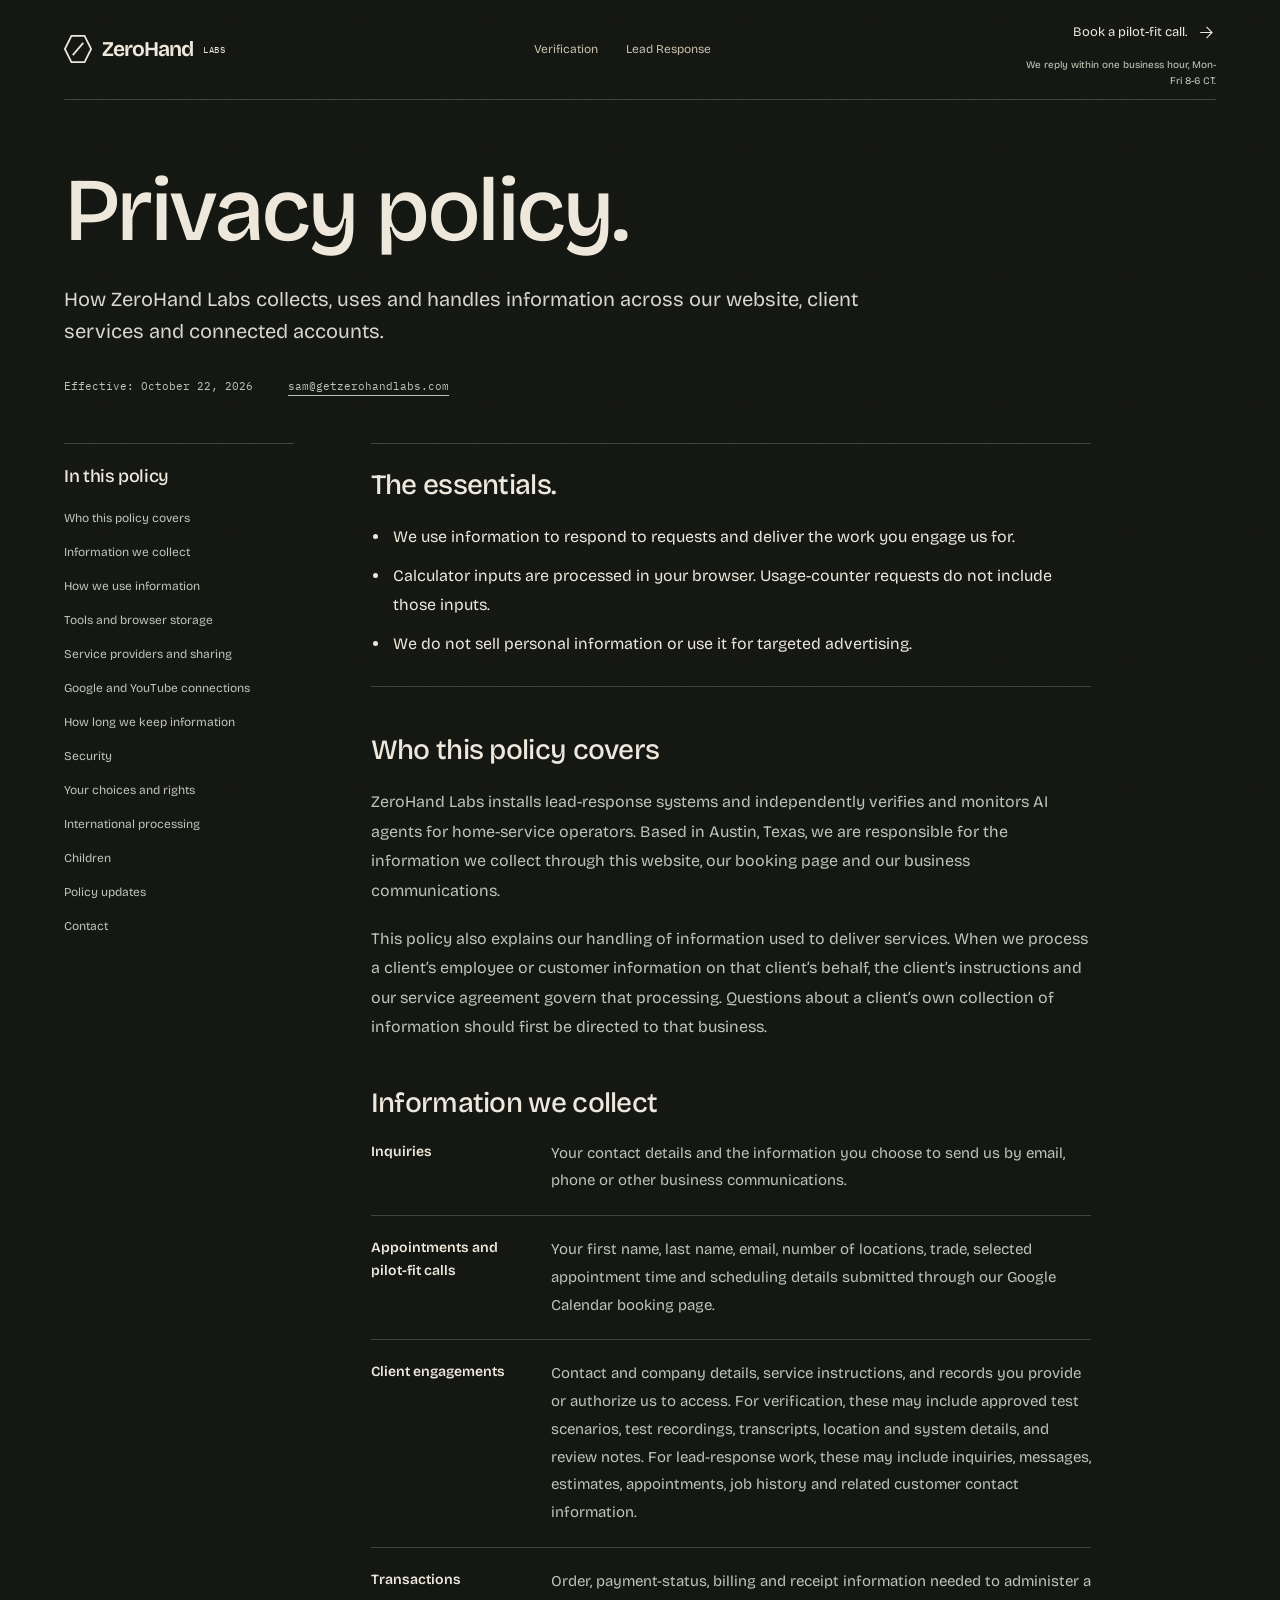
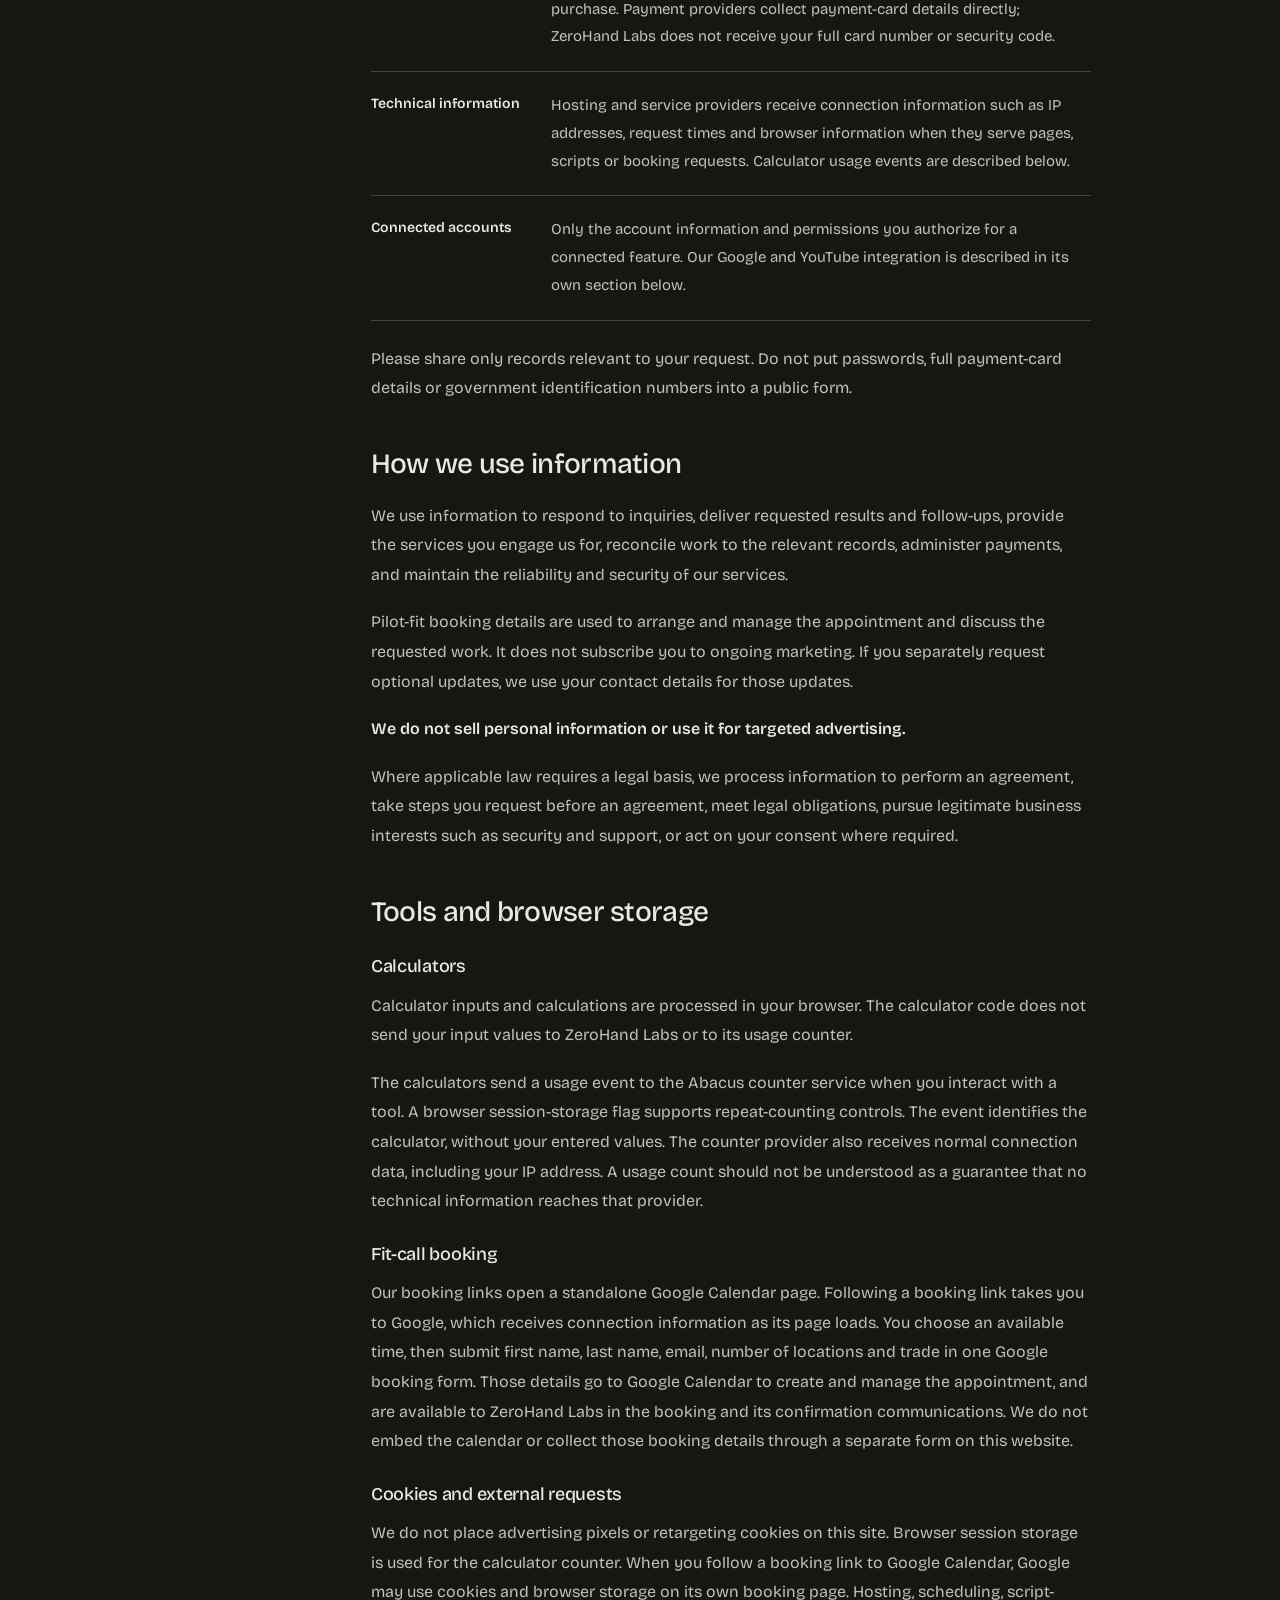
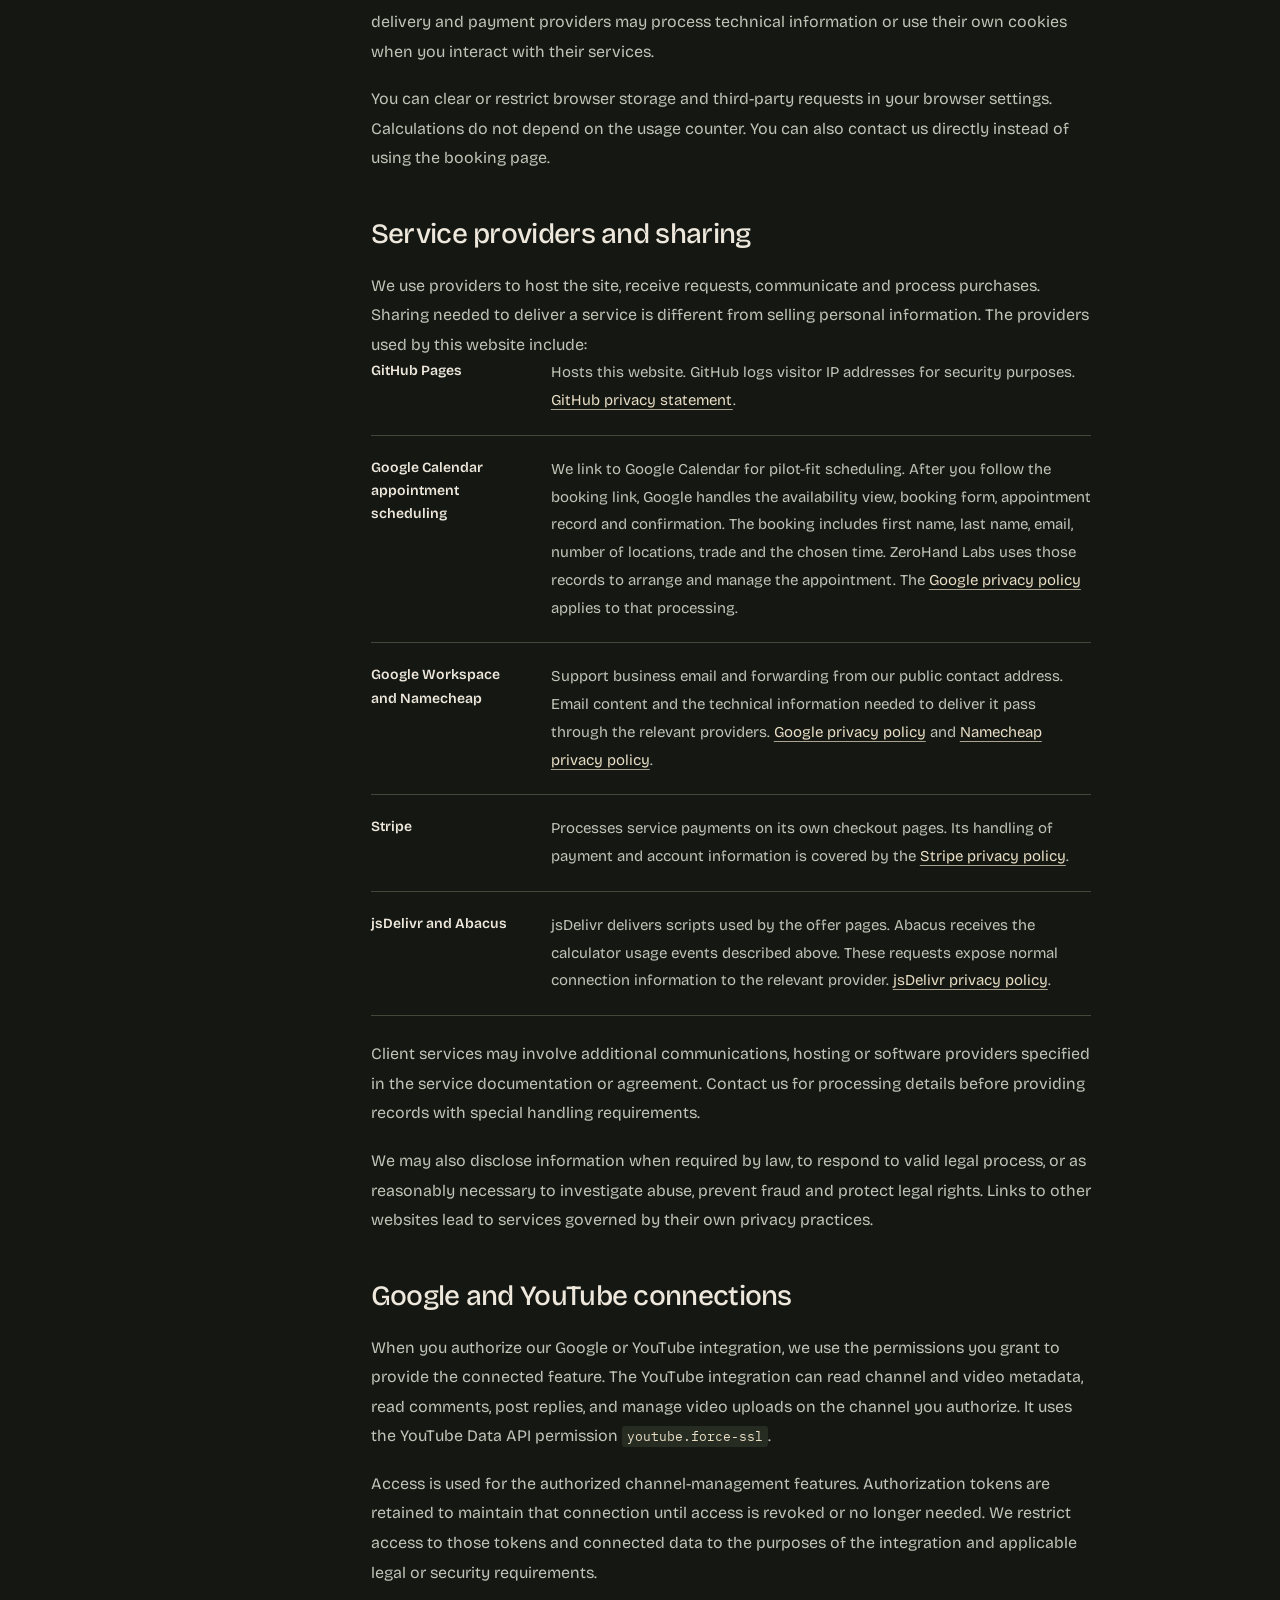
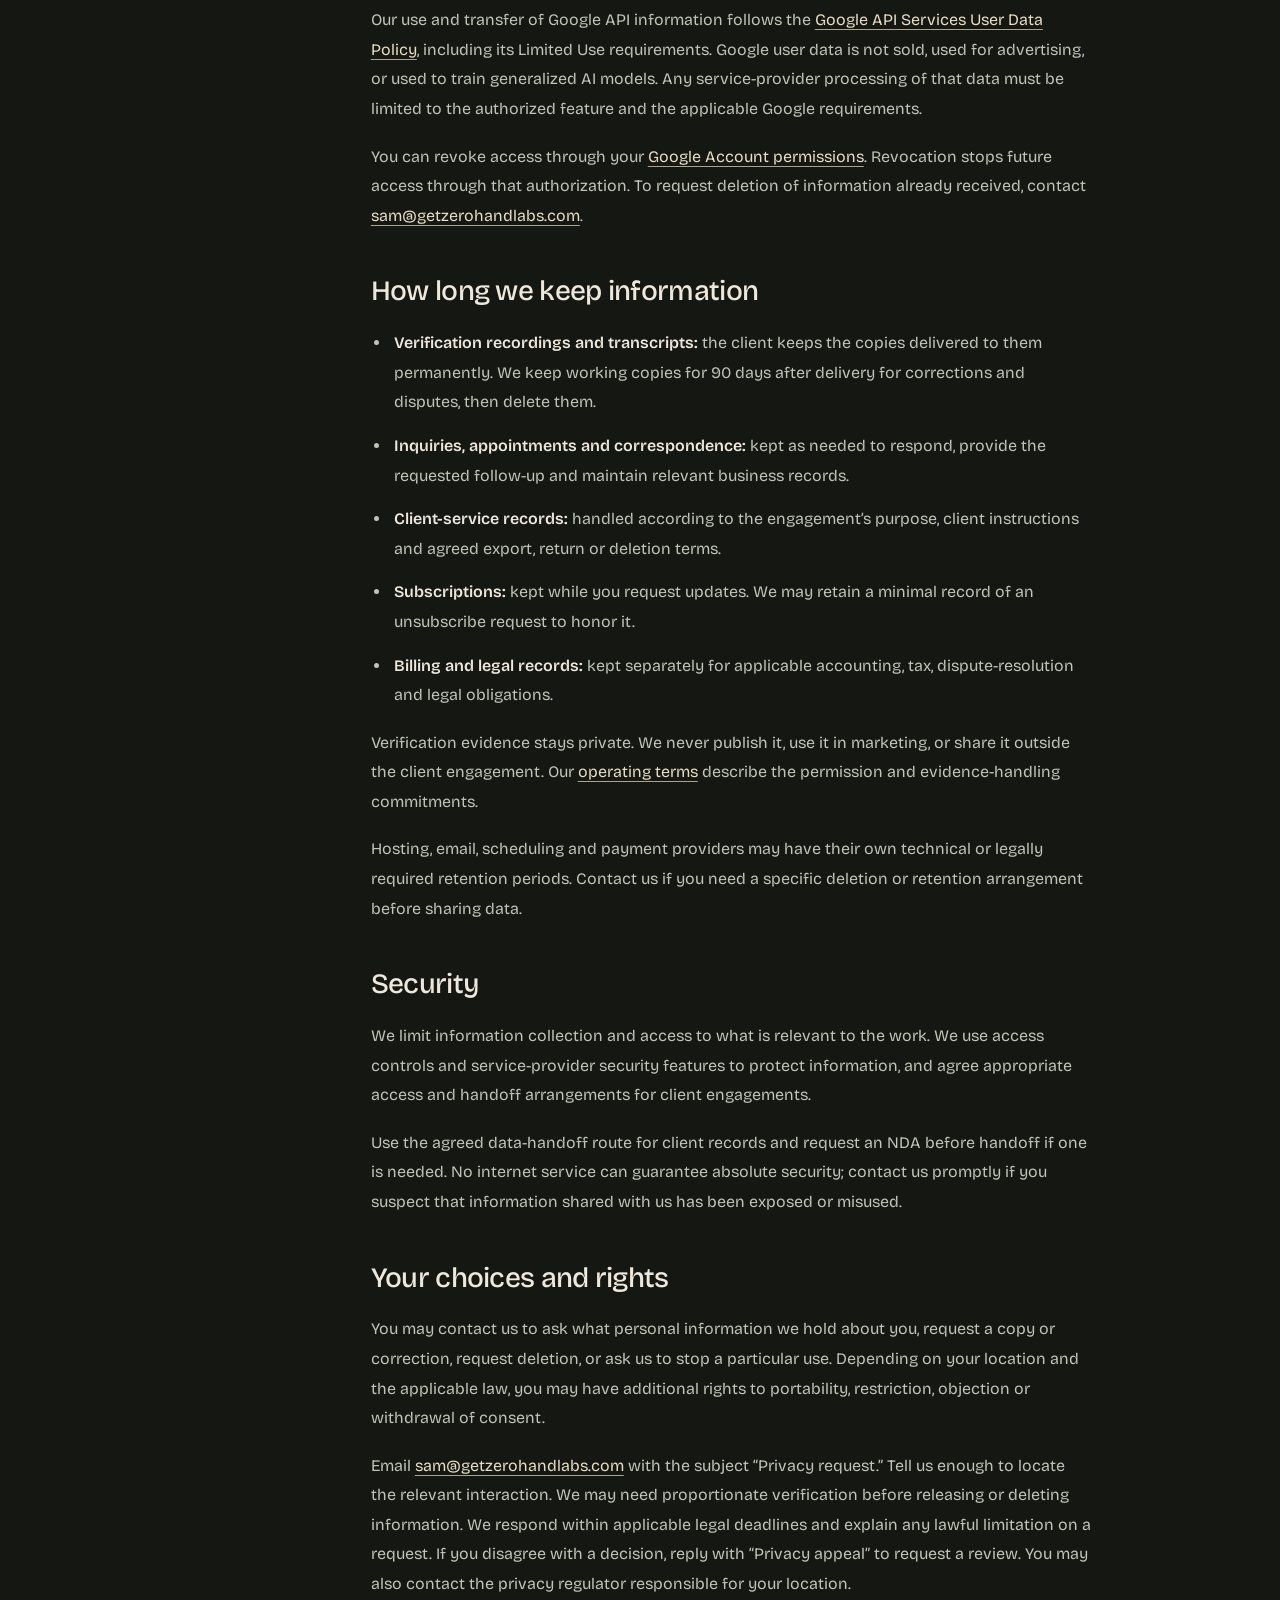
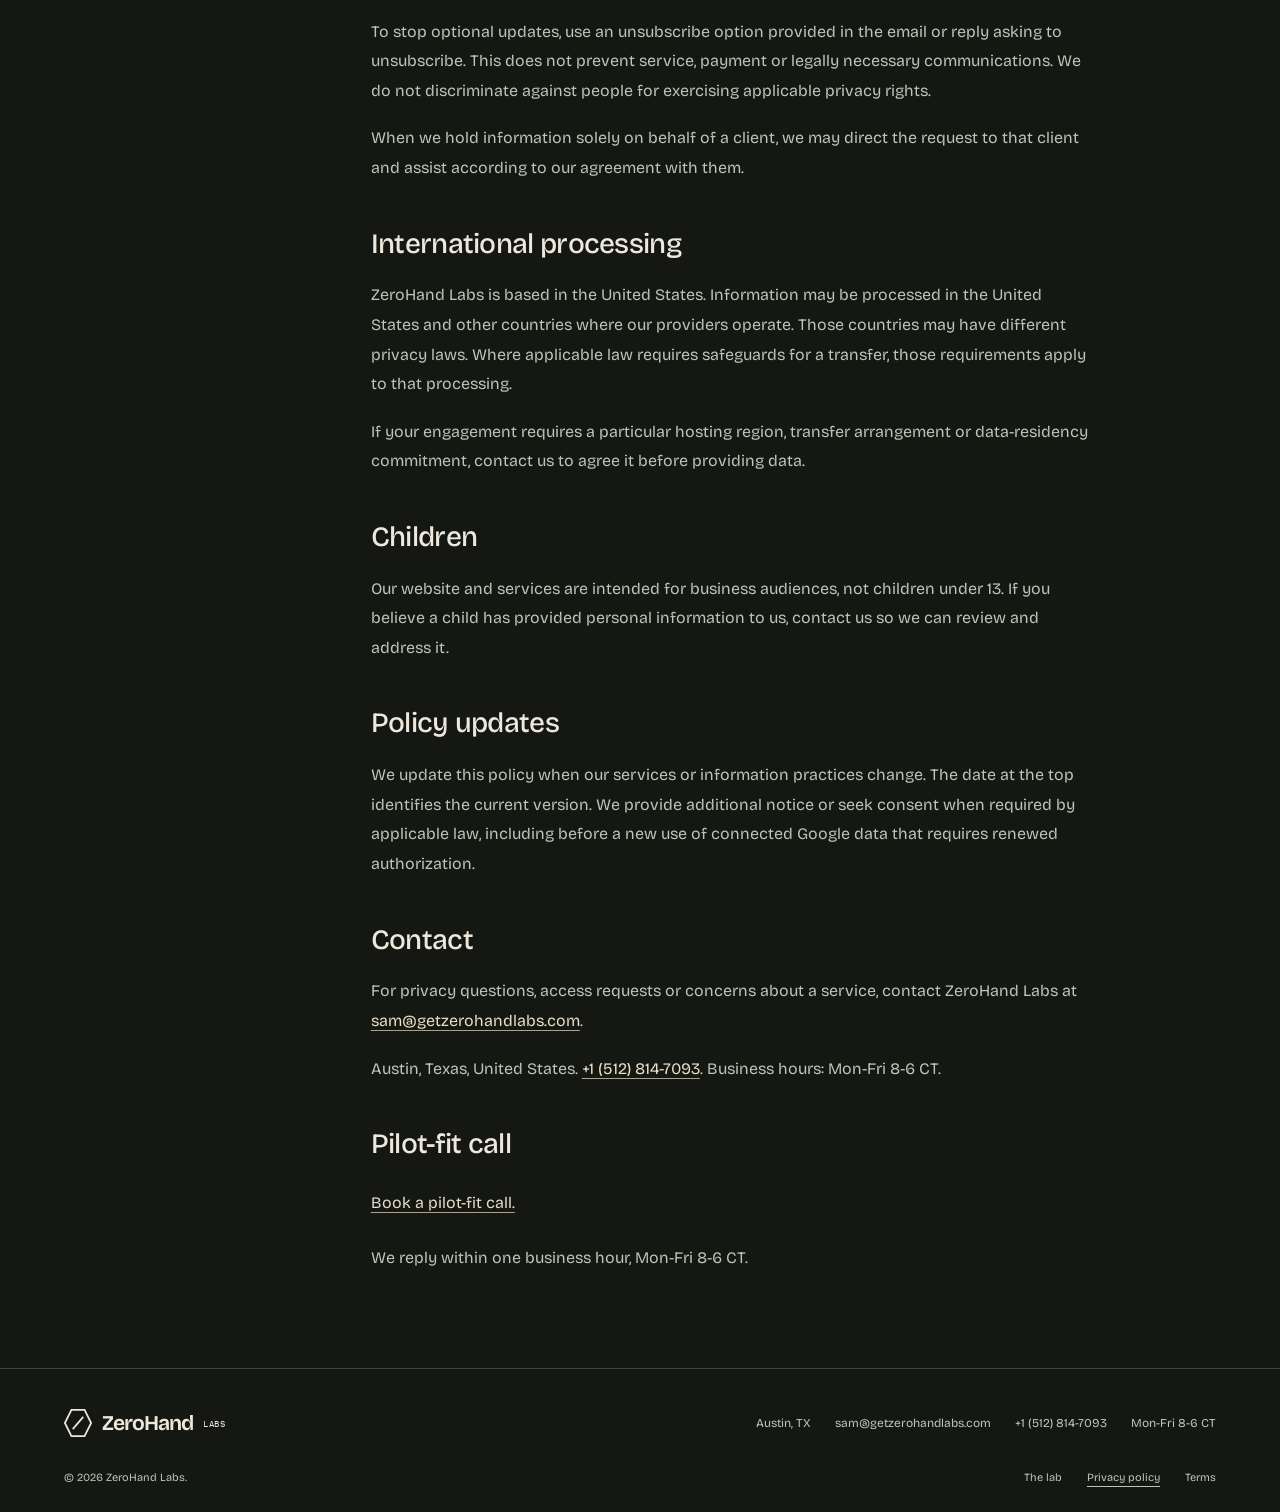
<file: privacy-policy/index.html>
<!DOCTYPE html>
<html lang="en"><head><meta charset="utf-8"><meta name="viewport" content="width=device-width, initial-scale=1"><meta name="theme-color" content="#151713"><title>Privacy Policy | ZeroHand Labs</title><meta name="description" content="How ZeroHand Labs handles website requests, client records, payments and connected accounts. Read our data practices and contact ZeroHand about privacy."><link rel="canonical" href="https://zerohandlabs.com/privacy-policy/"><meta property="og:type" content="website"><meta property="og:title" content="Privacy Policy | ZeroHand Labs"><meta property="og:description" content="How ZeroHand Labs handles website requests, client records, payments and connected accounts. Read our data practices and contact ZeroHand about privacy."><meta property="og:url" content="https://zerohandlabs.com/privacy-policy/"><meta property="og:image" content="https://zerohandlabs.com/og-operator-verification.jpg"><meta name="twitter:card" content="summary_large_image"><meta name="twitter:title" content="Privacy Policy | ZeroHand Labs"><meta name="twitter:description" content="How ZeroHand Labs handles website requests, client records, payments and connected accounts. Read our data practices and contact ZeroHand about privacy."><meta name="twitter:image" content="https://zerohandlabs.com/og-operator-verification.jpg"><style>@font-face{font-family:'Bricolage Grotesque';font-style:normal;font-weight:200 800;font-display:swap;src:url([data-uri]) format('woff2')}
@font-face{font-family:'IBM Plex Mono';font-style:normal;font-weight:400;font-display:swap;src:url([data-uri]) format('woff2')}
:root{--bg:#181711;--fg:#eee8dc;--muted:#b9ad95;--paper:#e8dec5;--brass:#bda37b;--mint:#d1f3b0;--line:#4d4638;--font:'Bricolage Grotesque',sans-serif;--mono:'IBM Plex Mono',monospace;--pad:clamp(22px,5vw,96px);color-scheme:dark}
*{box-sizing:border-box}html{scroll-padding-top:28px}body{margin:0;background:var(--bg);color:var(--fg);font:16px/1.55 var(--font);-webkit-font-smoothing:antialiased}body:after{content:'';position:fixed;inset:0;z-index:80;pointer-events:none;background-image:url([data-uri]);opacity:.035;mix-blend-mode:soft-light}main{overflow-x:clip}h1,h2,h3,h4,p{margin:0}h1,h2,h3,h4{font-weight:500;line-height:1.04;letter-spacing:-.04em}p{color:var(--muted)}a{color:inherit;text-decoration:none;text-underline-offset:5px}button{font:inherit;color:inherit;border:0;background:none;cursor:pointer}a,button{-webkit-tap-highlight-color:transparent}a:focus-visible,button:focus-visible{outline:2px solid var(--paper);outline-offset:5px}::selection{color:#19180f;background:var(--paper)}svg{display:block}ul{padding:0;margin:0;list-style:none}.wrap{padding-inline:var(--pad);max-width:1680px;margin-inline:auto}.mono{font-family:var(--mono);font-variant-numeric:tabular-nums;letter-spacing:-.035em}.micro{font:10px/1.7 var(--mono);letter-spacing:.03em}.arrow{width:19px;height:19px;fill:none;stroke:currentColor;stroke-width:1.4;flex-shrink:0}.sample{display:inline-flex;align-items:center;border:1px solid currentColor;padding:3px 7px;font:9px/1.2 var(--mono);letter-spacing:.08em;white-space:nowrap}.button{display:inline-flex;align-items:center;justify-content:space-between;gap:25px;padding:14px 18px;min-height:48px;font-size:13px;font-weight:600;background:var(--paper);color:#29291e;border-radius:2px;transition:background .2s,transform .2s}.button:hover{background:#fff1d4;transform:translateY(-2px)}.text-link{display:inline-flex;align-items:center;gap:18px;min-height:44px;font-size:13px}.text-link:hover{text-decoration:underline}.skip{position:fixed;top:-80px;left:24px;z-index:100;padding:12px 18px;background:var(--paper);color:#181711}.skip:focus{top:10px}.brand{display:flex;align-items:center;gap:10px;font-size:21px;font-weight:650;letter-spacing:-.045em;white-space:nowrap}.brand svg{width:28px;height:32px}.brand small{font:9px var(--mono);letter-spacing:.04em}.site-header{position:relative;z-index:40}.nav{height:84px;display:flex;align-items:center;gap:25px;border-bottom:1px solid var(--line)}.nav-links{display:flex;align-items:center;gap:28px;margin-left:auto;font-size:12px;color:#c9c0ae}.nav-links a{padding-block:12px}.nav-links a:hover{color:var(--paper)}.nav-contact{font-size:12px;margin-left:15px;display:inline-flex;align-items:center;gap:10px}.menu-button{display:none}.footer{padding-top:32px;padding-bottom:25px;border-top:1px solid var(--line)}.footer-top{display:flex;align-items:center;justify-content:space-between;gap:30px}.footer-contact{display:flex;gap:35px;color:var(--muted);font-size:12px}.footer-bottom{display:flex;align-items:center;justify-content:space-between;gap:25px;margin-top:24px;font-size:10px;color:var(--muted)}.footer a:hover{text-decoration:underline}.cross-link{font-size:12px;margin-top:30px;line-height:1.8;color:#c9c0ae}.cross-link a{text-decoration:underline}.motion-toggle{min-height:44px;font-size:11px;padding:0}.motion-toggle[hidden]{display:none}.sr-only{position:absolute;width:1px;height:1px;overflow:hidden;clip-path:inset(50%);white-space:nowrap}
@media(max-width:740px){.nav{height:68px;gap:14px}.brand{font-size:18px;gap:7px}.brand svg{width:24px}.brand small{font-size:8px}.nav-links{gap:18px;font-size:11px}.nav-contact{margin-left:0;font-size:11px}.footer-top{align-items:flex-start}.footer-contact{flex-direction:column;gap:5px;font-size:11px;text-align:right}.footer-bottom{font-size:10px;flex-wrap:wrap;gap:10px 24px}.footer .brand{font-size:17px}.cross-link{font-size:11px}.button{font-size:12px;padding:12px 15px}.text-link{font-size:12px}}
@media(max-width:380px){.brand small{display:none}.footer-top{flex-direction:column;gap:18px}.footer-contact{text-align:left}.brand{font-size:17px}}
@media(prefers-reduced-motion:reduce){*,*:before,*:after{animation:none!important;transition:none!important;scroll-behavior:auto!important}}

:root{--bg:#151713;--muted:#aeb2a4;--line:#41483a}.lab-header .nav{justify-content:space-between}.lab-header .nav-links{margin-left:auto}.lab-intro{padding-top:47px;padding-bottom:55px}.lab-kicker{display:flex;justify-content:space-between;color:var(--muted);font:10px var(--mono);letter-spacing:.05em}.lab-intro h1{font-size:clamp(70px,12.7vw,200px);letter-spacing:-.07em;line-height:.98;margin-top:35px}.lab-thesis{display:grid;grid-template-columns:1fr 1.4fr;gap:40px;align-items:start;margin-top:35px}.lab-thesis .micro{max-width:170px;padding-top:8px}.lab-thesis p:last-child{font-size:clamp(22px,2.4vw,37px);line-height:1.23;letter-spacing:-.035em;max-width:680px;color:#d6d8cf}.doors{display:grid;grid-template-columns:1fr 1fr;gap:28px;padding-bottom:55px}.door{border-top:1px solid var(--line);min-width:0;position:relative}.door-art{height:310px;display:flex;align-items:center;justify-content:center;margin-bottom:27px;position:relative;overflow:clip;background:radial-gradient(ellipse at center,#2c3d2540,transparent 67%);perspective:1200px}.door-lead .door-art{background:radial-gradient(ellipse at center,#67533135,transparent 67%)}.mini{width:min(82%,390px);padding:21px 25px;box-shadow:0 25px 50px -25px #0009;transform:rotateY(-9deg) rotateZ(-3deg);transition:transform .35s}.door:hover .mini{transform:rotateY(0deg) rotateZ(0deg)}.mini-head{display:flex;align-items:center;justify-content:space-between;gap:15px;font:9px var(--mono);letter-spacing:.03em}.mini-head .sample{font-size:8px}.mini-rows{margin-top:18px;font:10px/1.6 var(--mono)}.mini-rows div{display:flex;justify-content:space-between;gap:20px;padding:6px 0;border-bottom:1px solid #a8ba942a}.mini-figure{font:64px/1 var(--mono);letter-spacing:-.09em;margin-top:15px}.mini-foot{font:9px/1.5 var(--mono);margin-top:10px}.mini-paper{background:var(--paper);color:#383c2b;transform:rotateY(9deg) rotateZ(3deg);position:relative;mask:radial-gradient(circle at 7px 100%,transparent 4px,#000 4.7px) 0 0/14px 100% repeat-x}.mini-paper .mini-rows div{border-color:#53583f40}.mini-paper:before{content:'';position:absolute;top:0;left:0;right:0;height:6px;background:linear-gradient(#9f865c,#3c3220,#c1a676,#18160f)}.door-overline{display:flex;justify-content:space-between;font:10px var(--mono);letter-spacing:.03em;color:var(--muted);margin-bottom:18px}.door h2{font-size:clamp(25px,2.7vw,42px);max-width:520px;line-height:1.07}.door h2 .arrow{display:inline-block;margin-left:8px;width:25px;height:25px;transition:transform .2s}.door:hover h2 .arrow{transform:translate(3px,-3px)}.door>p{font-size:14px;line-height:1.7;margin-top:14px;max-width:480px}.door .price-anchor{font:14px var(--mono);color:#d1f3b0;margin-top:22px}.door-lead .price-anchor{color:var(--paper)}.lab-tool{padding-top:0;padding-bottom:48px}.lab-tool a{border-top:1px solid var(--line);border-bottom:1px solid var(--line);display:grid;grid-template-columns:1fr 1.4fr auto;align-items:center;gap:30px;padding:24px 0}.lab-tool .micro{color:var(--muted)}.lab-tool .tool-label{font-size:23px;letter-spacing:-.03em}.lab-tool .tool-label small{display:block;font-size:12px;color:var(--muted);letter-spacing:0;margin-top:4px}.lab-tool a:hover .tool-label{text-decoration:underline}.parent .footer{padding-top:26px;padding-bottom:20px}.parent .footer-bottom{margin-top:20px}
@media(min-width:1700px){.lab-intro{padding-top:55px;padding-bottom:65px}.door-art{height:300px}.mini{width:410px}.doors{gap:40px}.mini-figure{font-size:73px}}
@media(max-width:740px){.lab-header .nav{gap:14px;height:auto;min-height:80px;flex-wrap:wrap;padding-block:16px}.lab-header .nav-links{width:auto;margin-left:auto;gap:17px;justify-content:flex-start;padding:0}.lab-header .nav-contact{display:inline-flex;margin-left:auto}.lab-header .brand{width:100%}.lab-header .nav-links{margin-left:0}.lab-header .brand{font-size:18px}.lab-header .nav-links a{min-height:0;padding:0}.lab-intro{padding-top:30px;padding-bottom:36px}.lab-kicker{font-size:8px;gap:20px}.lab-intro h1{font-size:19vw;line-height:1.02;margin-top:35px;max-width:500px}.lab-thesis{display:block;margin-top:25px}.lab-thesis .micro{display:none}.lab-thesis p:last-child{font-size:25px;max-width:500px}.doors{grid-template-columns:1fr;gap:42px;padding-bottom:40px}.door-art{height:295px;margin-bottom:18px}.mini{width:min(90%,390px);padding:20px 22px}.mini-figure{font-size:60px}.mini-head{font-size:8px}.mini-rows{font-size:9px}.mini-foot{font-size:8px}.door h2{font-size:32px;max-width:430px}.door>p{font-size:13px}.door .price-anchor{font-size:13px;margin-top:17px}.door-overline{font-size:9px;margin-bottom:15px}.lab-tool{padding-bottom:35px}.lab-tool a{grid-template-columns:1fr auto;gap:15px;padding-block:23px}.lab-tool .micro{grid-column:1/-1}.lab-tool .tool-label{font-size:24px}.lab-tool .tool-label small{font-size:11px}.parent .footer{padding-top:25px}}
@media(prefers-reduced-motion:reduce){.mini{transform:none!important}}


:root{--bg:#151713;--fg:#eee8dc;--muted:#bfc4b6;--line:#41483a;--paper:#e8dec5}
html{scroll-padding-top:32px}body{font-size:16px}.policy-header .nav{min-height:84px;height:auto}.policy-header .nav-contact{margin-left:0}.policy-intro{padding-top:66px;padding-bottom:48px;max-width:1280px}.policy-intro h1{font-size:clamp(52px,7vw,96px);letter-spacing:-.04em;line-height:1}.policy-intro>p{font-size:20px;line-height:1.6;max-width:62ch;margin-top:27px;color:#d6d8cf}.policy-meta{display:flex;gap:15px 35px;flex-wrap:wrap;margin-top:30px;font:11px/1.7 var(--mono);color:var(--muted)}.policy-meta a{text-decoration:underline}.policy-layout{max-width:1280px;display:grid;grid-template-columns:230px minmax(0,720px);gap:clamp(38px,6vw,100px);padding-bottom:84px}.policy-contents{align-self:start;position:sticky;top:32px;border-top:1px solid var(--line);padding-top:23px}.policy-contents h2{font-size:18px;letter-spacing:-.02em;margin-bottom:15px}.policy-contents ol{margin:0;padding:0;list-style:none}.policy-contents a{display:flex;align-items:center;min-height:34px;padding:5px 0;font-size:12px;line-height:1.55;color:var(--muted)}.policy-contents a:hover{color:var(--paper);text-decoration:underline}.policy-copy{min-width:0;max-width:72ch}.policy-overview{padding:25px 0 28px;border-block:1px solid var(--line);margin-bottom:47px}.policy-overview h2{font-size:23px;letter-spacing:-.025em;line-height:1.2;margin-bottom:17px}.policy-copy .policy-overview ul{margin:0;padding-left:19px}.policy-copy .policy-overview li{margin-top:9px;color:var(--fg)}.policy-copy section{margin-top:45px;scroll-margin-top:32px}.policy-copy h2{font-size:28px;line-height:1.17;letter-spacing:-.025em;margin-bottom:20px;text-wrap:balance}.policy-copy h3{font-size:18px;line-height:1.3;letter-spacing:-.015em;margin:27px 0 12px}.policy-copy p,.policy-copy li,.policy-copy dd{font-size:16px;line-height:1.85;color:var(--muted)}.policy-copy p+p{margin-top:18px}.policy-copy a{color:var(--paper);text-decoration:underline;text-decoration-color:#a9a38f;text-underline-offset:4px;overflow-wrap:anywhere}.policy-copy strong{font-weight:600;color:var(--fg)}.policy-copy ul{list-style:disc;margin:18px 0;padding-left:20px}.policy-copy li{padding-left:3px;margin-top:14px}.policy-data{margin:0 0 23px}.policy-data>div{display:grid;grid-template-columns:155px 1fr;gap:25px;padding:20px 0;border-bottom:1px solid var(--line)}.policy-data>div:first-child{padding-top:0}.policy-data dt{font-size:14px;line-height:1.65;font-weight:600;color:var(--fg)}.policy-data dd{margin:0;font-size:15px}.policy-copy code{font:13px/1.6 var(--mono);background:#272c22;border-radius:3px;padding:2px 5px;color:var(--paper);overflow-wrap:anywhere}.policy-footer{max-width:1280px}.policy-footer .footer-top{padding-top:0}.policy-footer .footer-bottom{font-size:11px}.policy-footer .footer-bottom nav{display:flex;gap:25px}.policy-footer .footer-contact{font-size:12px}.policy-footer a[aria-current=page]{text-decoration:underline}.policy-copy section:last-child{padding-bottom:12px}a:focus-visible{outline:2px solid var(--paper);outline-offset:5px;border-radius:1px}body{scrollbar-color:#7d8770 #151713}
@media(max-width:900px){.policy-layout{grid-template-columns:190px minmax(0,1fr);gap:38px}.policy-data>div{grid-template-columns:1fr;gap:8px}.policy-intro>p{font-size:18px}}
@media(max-width:740px){.policy-header .nav{padding-block:16px;gap:14px;min-height:100px}.policy-intro{padding-top:39px;padding-bottom:35px}.policy-intro h1{font-size:55px}.policy-intro>p{font-size:17px;line-height:1.65;margin-top:22px}.policy-meta{font-size:10px;gap:12px 20px;margin-top:23px}.policy-layout{display:block;padding-bottom:50px}.policy-contents{position:static;margin-bottom:36px;padding-top:22px;padding-bottom:22px;border-bottom:1px solid var(--line)}.policy-contents ol{display:grid;grid-template-columns:1fr 1fr;gap:2px 20px}.policy-contents a{font-size:12px;min-height:39px}.policy-copy h2{font-size:27px}.policy-copy p,.policy-copy li,.policy-copy dd{font-size:15px;line-height:1.85}.policy-copy section{margin-top:38px}.policy-overview{margin-bottom:36px;padding-top:23px;padding-bottom:24px}.policy-data>div{grid-template-columns:1fr;gap:8px;padding-block:17px}.policy-data dt{font-size:14px}.policy-footer .footer-top{flex-direction:column;align-items:flex-start;gap:18px}.policy-footer .footer-contact{text-align:left;font-size:12px;gap:5px}.policy-footer .footer-bottom{align-items:flex-start;gap:18px;font-size:10px}.policy-footer .footer-bottom nav{gap:20px;flex-wrap:wrap}}
</style><link rel="stylesheet" href="/assets/cleanup.css"><style>.privacy .policy-header .nav{height:auto;min-height:96px;padding-block:10px}.privacy .policy-header .nav-booking .response-commitment{font-size:10px;line-height:1.6}@media(max-width:740px){.privacy .policy-header .nav{gap:8px 12px;min-height:0;padding-block:15px;flex-wrap:wrap}.privacy .policy-header .nav-links{order:3;flex-basis:100%;margin:0;gap:25px}.privacy .policy-header .nav-booking{max-width:180px}.privacy .policy-header .nav-booking .nav-contact{font-size:11px;min-height:44px;gap:7px}.privacy .policy-header .nav-booking .response-commitment{max-width:27ch}.privacy .policy-header .brand{font-size:16px;width:auto}.privacy .policy-header .brand svg{width:23px}.privacy .policy-header .brand small{font-size:7px}}@media(max-width:360px){.privacy .policy-header .nav-booking{max-width:160px}.privacy .policy-header .nav-booking .nav-contact{font-size:10px}.privacy .policy-header .nav-booking .arrow{display:none}}</style></head><body class="privacy"><svg aria-hidden="true" width="0" height="0" style="position:absolute"><defs><symbol id="arrow" viewBox="0 0 24 24"><path d="M4 12h15M12 5l7 7-7 7"/></symbol><symbol id="mark" viewBox="0 0 32 36"><path d="M23.5 3h-15L1 18l7.5 15h15L31 18zM10 25l12-14" fill="none" stroke="currentColor" stroke-width="2"/></symbol><symbol id="check" viewBox="0 0 24 24"><path d="m5 12 4 4L19 6"/></symbol><symbol id="ink-arrow" viewBox="0 0 48 26"><path d="M46 4C25 1 22 25 3 18m0 0 9-3m-9 3 7 6"/></symbol></defs></svg><a class="skip" href="#main">Skip to content</a><header class="site-header lab-header policy-header wrap"><nav class="nav" aria-label="Main navigation"><a class="brand" href="/" aria-label="ZeroHand Labs home"><svg aria-hidden="true"><use href="#mark"/></svg>ZeroHand<small>LABS</small></a><div class="nav-links"><a href="/#verification">Verification</a><a href="/lead-response/">Lead Response</a></div><div class="nav-booking"><div class="cta-pair"><a class="nav-contact" href="https://calendar.google.com/calendar/u/0/appointments/schedules/AcZssZ3PGa8wrhAbgSjz-JFaq1X0ORvXc_pzHK1yXup2iYUM9atjEvHvPbUZ-V0fXApypSvmlKT7-HFF">Book a pilot-fit call.<svg class="arrow" aria-hidden="true"><use href="#arrow"/></svg></a><p class="response-commitment">We reply within one business hour, Mon-Fri 8-6 CT.</p></div></div></nav></header><main id="main"><header class="policy-intro wrap"><h1>Privacy policy.</h1><p>How ZeroHand Labs collects, uses and handles information across our website, client services and connected accounts.</p><div class="policy-meta"><span>Effective: <time datetime="2026-10-22">October 22, 2026</time></span><a href="mailto:sam@getzerohandlabs.com?subject=Privacy%20request">sam@getzerohandlabs.com</a></div></header><div class="policy-layout wrap"><nav class="policy-contents" aria-labelledby="contents-title"><h2 id="contents-title">In this policy</h2><ol><li><a href="#scope">Who this policy covers</a></li><li><a href="#information">Information we collect</a></li><li><a href="#use">How we use information</a></li><li><a href="#tools">Tools and browser storage</a></li><li><a href="#providers">Service providers and sharing</a></li><li><a href="#google">Google and YouTube connections</a></li><li><a href="#retention">How long we keep information</a></li><li><a href="#security">Security</a></li><li><a href="#choices">Your choices and rights</a></li><li><a href="#international">International processing</a></li><li><a href="#children">Children</a></li><li><a href="#changes">Policy updates</a></li><li><a href="#contact">Contact</a></li></ol></nav><article class="policy-copy" aria-label="ZeroHand Labs privacy practices"><aside class="policy-overview" aria-labelledby="overview-title"><h2 id="overview-title">The essentials.</h2><ul><li>We use information to respond to requests and deliver the work you engage us for.</li><li>Calculator inputs are processed in your browser. Usage-counter requests do not include those inputs.</li><li>We do not sell personal information or use it for targeted advertising.</li></ul></aside>
<section id="scope" aria-labelledby="scope-title"><h2 id="scope-title">Who this policy covers</h2>
<p>ZeroHand Labs installs lead-response systems and independently verifies and monitors AI agents for home-service operators. Based in Austin, Texas, we are responsible for the information we collect through this website, our booking page and our business communications.</p>
<p>This policy also explains our handling of information used to deliver services. When we process a client’s employee or customer information on that client’s behalf, the client’s instructions and our service agreement govern that processing. Questions about a client’s own collection of information should first be directed to that business.</p></section>

<section id="information" aria-labelledby="information-title"><h2 id="information-title">Information we collect</h2>
<dl class="policy-data">
<div><dt>Inquiries</dt><dd>Your contact details and the information you choose to send us by email, phone or other business communications.</dd></div>
<div><dt>Appointments and pilot-fit calls</dt><dd>Your first name, last name, email, number of locations, trade, selected appointment time and scheduling details submitted through our Google Calendar booking page.</dd></div>
<div><dt>Client engagements</dt><dd>Contact and company details, service instructions, and records you provide or authorize us to access. For verification, these may include approved test scenarios, test recordings, transcripts, location and system details, and review notes. For lead-response work, these may include inquiries, messages, estimates, appointments, job history and related customer contact information.</dd></div>
<div><dt>Transactions</dt><dd>Order, payment-status, billing and receipt information needed to administer a purchase. Payment providers collect payment-card details directly; ZeroHand Labs does not receive your full card number or security code.</dd></div>
<div><dt>Technical information</dt><dd>Hosting and service providers receive connection information such as IP addresses, request times and browser information when they serve pages, scripts or booking requests. Calculator usage events are described below.</dd></div>
<div><dt>Connected accounts</dt><dd>Only the account information and permissions you authorize for a connected feature. Our Google and YouTube integration is described in its own section below.</dd></div>
</dl>
<p>Please share only records relevant to your request. Do not put passwords, full payment-card details or government identification numbers into a public form.</p></section>

<section id="use" aria-labelledby="use-title"><h2 id="use-title">How we use information</h2>
<p>We use information to respond to inquiries, deliver requested results and follow-ups, provide the services you engage us for, reconcile work to the relevant records, administer payments, and maintain the reliability and security of our services.</p>
<p>Pilot-fit booking details are used to arrange and manage the appointment and discuss the requested work. It does not subscribe you to ongoing marketing. If you separately request optional updates, we use your contact details for those updates.</p>
<p><strong>We do not sell personal information or use it for targeted advertising.</strong></p>
<p>Where applicable law requires a legal basis, we process information to perform an agreement, take steps you request before an agreement, meet legal obligations, pursue legitimate business interests such as security and support, or act on your consent where required.</p></section>

<section id="tools" aria-labelledby="tools-title"><h2 id="tools-title">Tools and browser storage</h2>
<h3>Calculators</h3>
<p>Calculator inputs and calculations are processed in your browser. The calculator code does not send your input values to ZeroHand Labs or to its usage counter.</p>
<p>The calculators send a usage event to the Abacus counter service when you interact with a tool. A browser session-storage flag supports repeat-counting controls. The event identifies the calculator, without your entered values. The counter provider also receives normal connection data, including your IP address. A usage count should not be understood as a guarantee that no technical information reaches that provider.</p>
<h3>Fit-call booking</h3>
<p>Our booking links open a standalone Google Calendar page. Following a booking link takes you to Google, which receives connection information as its page loads. You choose an available time, then submit first name, last name, email, number of locations and trade in one Google booking form. Those details go to Google Calendar to create and manage the appointment, and are available to ZeroHand Labs in the booking and its confirmation communications. We do not embed the calendar or collect those booking details through a separate form on this website.</p>
<h3>Cookies and external requests</h3>
<p>We do not place advertising pixels or retargeting cookies on this site. Browser session storage is used for the calculator counter. When you follow a booking link to Google Calendar, Google may use cookies and browser storage on its own booking page. Hosting, scheduling, script-delivery and payment providers may process technical information or use their own cookies when you interact with their services.</p>
<p>You can clear or restrict browser storage and third-party requests in your browser settings. Calculations do not depend on the usage counter. You can also contact us directly instead of using the booking page.</p></section>

<section id="providers" aria-labelledby="providers-title"><h2 id="providers-title">Service providers and sharing</h2>
<p>We use providers to host the site, receive requests, communicate and process purchases. Sharing needed to deliver a service is different from selling personal information. The providers used by this website include:</p>
<dl class="policy-data">
<div><dt>GitHub Pages</dt><dd>Hosts this website. GitHub logs visitor IP addresses for security purposes. <a href="https://docs.github.com/en/site-policy/privacy-policies/github-general-privacy-statement">GitHub privacy statement</a>.</dd></div>
<div><dt>Google Calendar appointment scheduling</dt><dd>We link to Google Calendar for pilot-fit scheduling. After you follow the booking link, Google handles the availability view, booking form, appointment record and confirmation. The booking includes first name, last name, email, number of locations, trade and the chosen time. ZeroHand Labs uses those records to arrange and manage the appointment. The <a href="https://policies.google.com/privacy">Google privacy policy</a> applies to that processing.</dd></div>
<div><dt>Google Workspace and Namecheap</dt><dd>Support business email and forwarding from our public contact address. Email content and the technical information needed to deliver it pass through the relevant providers. <a href="https://policies.google.com/privacy">Google privacy policy</a> and <a href="https://www.namecheap.com/legal/general/privacy-policy/">Namecheap privacy policy</a>.</dd></div>
<div><dt>Stripe</dt><dd>Processes service payments on its own checkout pages. Its handling of payment and account information is covered by the <a href="https://stripe.com/privacy">Stripe privacy policy</a>.</dd></div>
<div><dt>jsDelivr and Abacus</dt><dd>jsDelivr delivers scripts used by the offer pages. Abacus receives the calculator usage events described above. These requests expose normal connection information to the relevant provider. <a href="https://www.jsdelivr.com/terms/privacy-policy">jsDelivr privacy policy</a>.</dd></div>
</dl>
<p>Client services may involve additional communications, hosting or software providers specified in the service documentation or agreement. Contact us for processing details before providing records with special handling requirements.</p>
<p>We may also disclose information when required by law, to respond to valid legal process, or as reasonably necessary to investigate abuse, prevent fraud and protect legal rights. Links to other websites lead to services governed by their own privacy practices.</p></section>

<section id="google" aria-labelledby="google-title"><h2 id="google-title">Google and YouTube connections</h2>
<p>When you authorize our Google or YouTube integration, we use the permissions you grant to provide the connected feature. The YouTube integration can read channel and video metadata, read comments, post replies, and manage video uploads on the channel you authorize. It uses the YouTube Data API permission <code>youtube.force-ssl</code>.</p>
<p>Access is used for the authorized channel-management features. Authorization tokens are retained to maintain that connection until access is revoked or no longer needed. We restrict access to those tokens and connected data to the purposes of the integration and applicable legal or security requirements.</p>
<p>Our use and transfer of Google API information follows the <a href="https://developers.google.com/terms/api-services-user-data-policy">Google API Services User Data Policy</a>, including its Limited Use requirements. Google user data is not sold, used for advertising, or used to train generalized AI models. Any service-provider processing of that data must be limited to the authorized feature and the applicable Google requirements.</p>
<p>You can revoke access through your <a href="https://myaccount.google.com/permissions">Google Account permissions</a>. Revocation stops future access through that authorization. To request deletion of information already received, contact <a href="mailto:sam@getzerohandlabs.com?subject=Privacy%20request">sam@getzerohandlabs.com</a>.</p></section>

<section id="retention" aria-labelledby="retention-title"><h2 id="retention-title">How long we keep information</h2>
<ul>
<li><strong>Verification recordings and transcripts:</strong> the client keeps the copies delivered to them permanently. We keep working copies for 90 days after delivery for corrections and disputes, then delete them.</li>
<li><strong>Inquiries, appointments and correspondence:</strong> kept as needed to respond, provide the requested follow-up and maintain relevant business records.</li>
<li><strong>Client-service records:</strong> handled according to the engagement’s purpose, client instructions and agreed export, return or deletion terms.</li>
<li><strong>Subscriptions:</strong> kept while you request updates. We may retain a minimal record of an unsubscribe request to honor it.</li>
<li><strong>Billing and legal records:</strong> kept separately for applicable accounting, tax, dispute-resolution and legal obligations.</li>
</ul>
<p>Verification evidence stays private. We never publish it, use it in marketing, or share it outside the client engagement. Our <a href="/terms/">operating terms</a> describe the permission and evidence-handling commitments.</p>
<p>Hosting, email, scheduling and payment providers may have their own technical or legally required retention periods. Contact us if you need a specific deletion or retention arrangement before sharing data.</p></section>

<section id="security" aria-labelledby="security-title"><h2 id="security-title">Security</h2>
<p>We limit information collection and access to what is relevant to the work. We use access controls and service-provider security features to protect information, and agree appropriate access and handoff arrangements for client engagements.</p>
<p>Use the agreed data-handoff route for client records and request an NDA before handoff if one is needed. No internet service can guarantee absolute security; contact us promptly if you suspect that information shared with us has been exposed or misused.</p></section>

<section id="choices" aria-labelledby="choices-title"><h2 id="choices-title">Your choices and rights</h2>
<p>You may contact us to ask what personal information we hold about you, request a copy or correction, request deletion, or ask us to stop a particular use. Depending on your location and the applicable law, you may have additional rights to portability, restriction, objection or withdrawal of consent.</p>
<p>Email <a href="mailto:sam@getzerohandlabs.com?subject=Privacy%20request">sam@getzerohandlabs.com</a> with the subject “Privacy request.” Tell us enough to locate the relevant interaction. We may need proportionate verification before releasing or deleting information. We respond within applicable legal deadlines and explain any lawful limitation on a request. If you disagree with a decision, reply with “Privacy appeal” to request a review. You may also contact the privacy regulator responsible for your location.</p>
<p>To stop optional updates, use an unsubscribe option provided in the email or reply asking to unsubscribe. This does not prevent service, payment or legally necessary communications. We do not discriminate against people for exercising applicable privacy rights.</p>
<p>When we hold information solely on behalf of a client, we may direct the request to that client and assist according to our agreement with them.</p></section>

<section id="international" aria-labelledby="international-title"><h2 id="international-title">International processing</h2>
<p>ZeroHand Labs is based in the United States. Information may be processed in the United States and other countries where our providers operate. Those countries may have different privacy laws. Where applicable law requires safeguards for a transfer, those requirements apply to that processing.</p>
<p>If your engagement requires a particular hosting region, transfer arrangement or data-residency commitment, contact us to agree it before providing data.</p></section>

<section id="children" aria-labelledby="children-title"><h2 id="children-title">Children</h2>
<p>Our website and services are intended for business audiences, not children under 13. If you believe a child has provided personal information to us, contact us so we can review and address it.</p></section>

<section id="changes" aria-labelledby="changes-title"><h2 id="changes-title">Policy updates</h2>
<p>We update this policy when our services or information practices change. The date at the top identifies the current version. We provide additional notice or seek consent when required by applicable law, including before a new use of connected Google data that requires renewed authorization.</p></section>

<section id="contact" aria-labelledby="contact-title"><h2 id="contact-title">Contact</h2>
<p>For privacy questions, access requests or concerns about a service, contact ZeroHand Labs at <a href="mailto:sam@getzerohandlabs.com?subject=Privacy%20request">sam@getzerohandlabs.com</a>.</p>
<p>Austin, Texas, United States. <a href="tel:+15128147093">+1 (512) 814-7093</a>. Business hours: Mon-Fri 8-6 CT.</p>
</section>
<section id="fit-call" aria-labelledby="fit-call-title"><h2 id="fit-call-title">Pilot-fit call</h2><p><a href="https://calendar.google.com/calendar/u/0/appointments/schedules/AcZssZ3PGa8wrhAbgSjz-JFaq1X0ORvXc_pzHK1yXup2iYUM9atjEvHvPbUZ-V0fXApypSvmlKT7-HFF">Book a pilot-fit call.</a></p><p>We reply within one business hour, Mon-Fri 8-6 CT.</p></section></article></div></main><footer class="footer policy-footer wrap"><div class="footer-top"><a class="brand" href="/" aria-label="ZeroHand Labs home"><svg aria-hidden="true"><use href="#mark"/></svg>ZeroHand<small>LABS</small></a><div class="footer-contact"><span>Austin, TX</span><a href="mailto:sam@getzerohandlabs.com">sam@getzerohandlabs.com</a><a href="tel:+15128147093">+1 (512) 814-7093</a><span>Mon-Fri 8-6 CT</span></div></div><div class="footer-bottom"><span>© 2026 ZeroHand Labs.</span><nav aria-label="Footer"><a href="/">The lab</a><a href="/privacy-policy/" aria-current="page">Privacy policy</a><a href="/terms/">Terms</a></nav></div></footer></body></html>
</file>
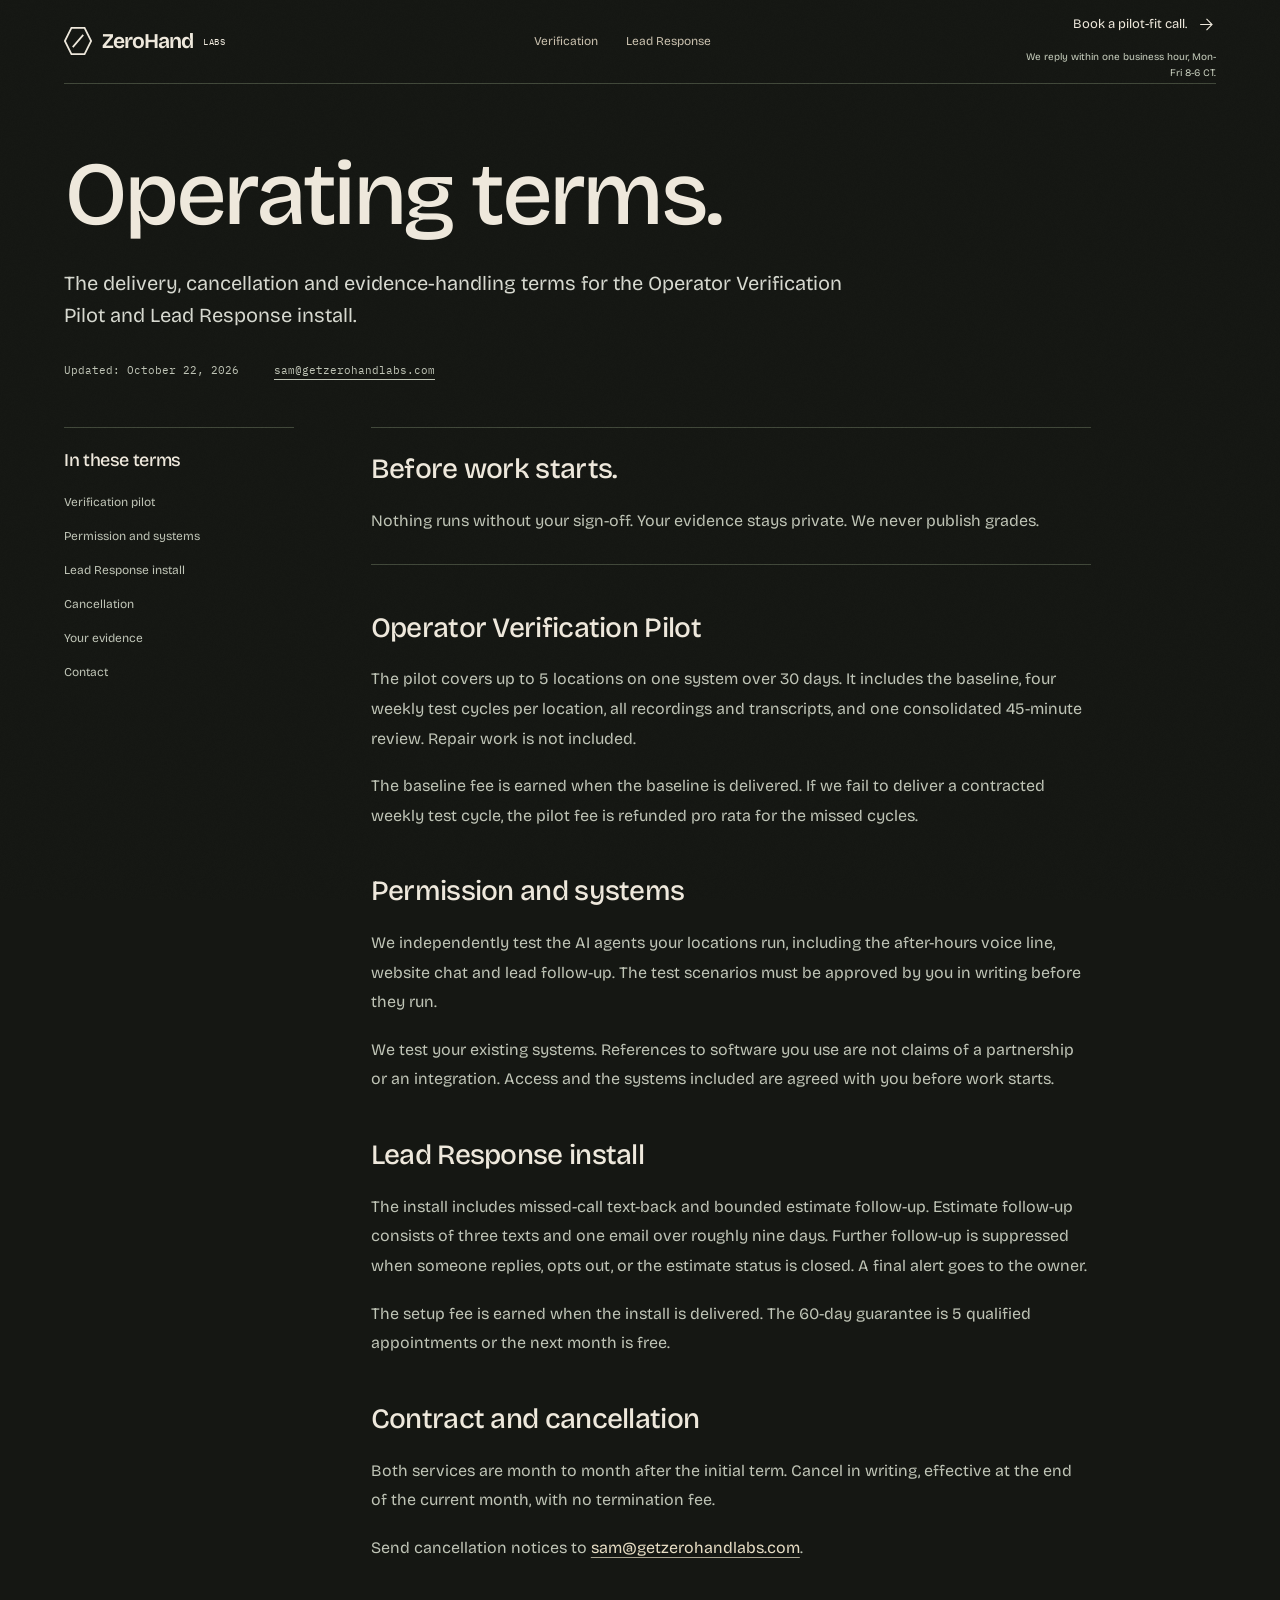
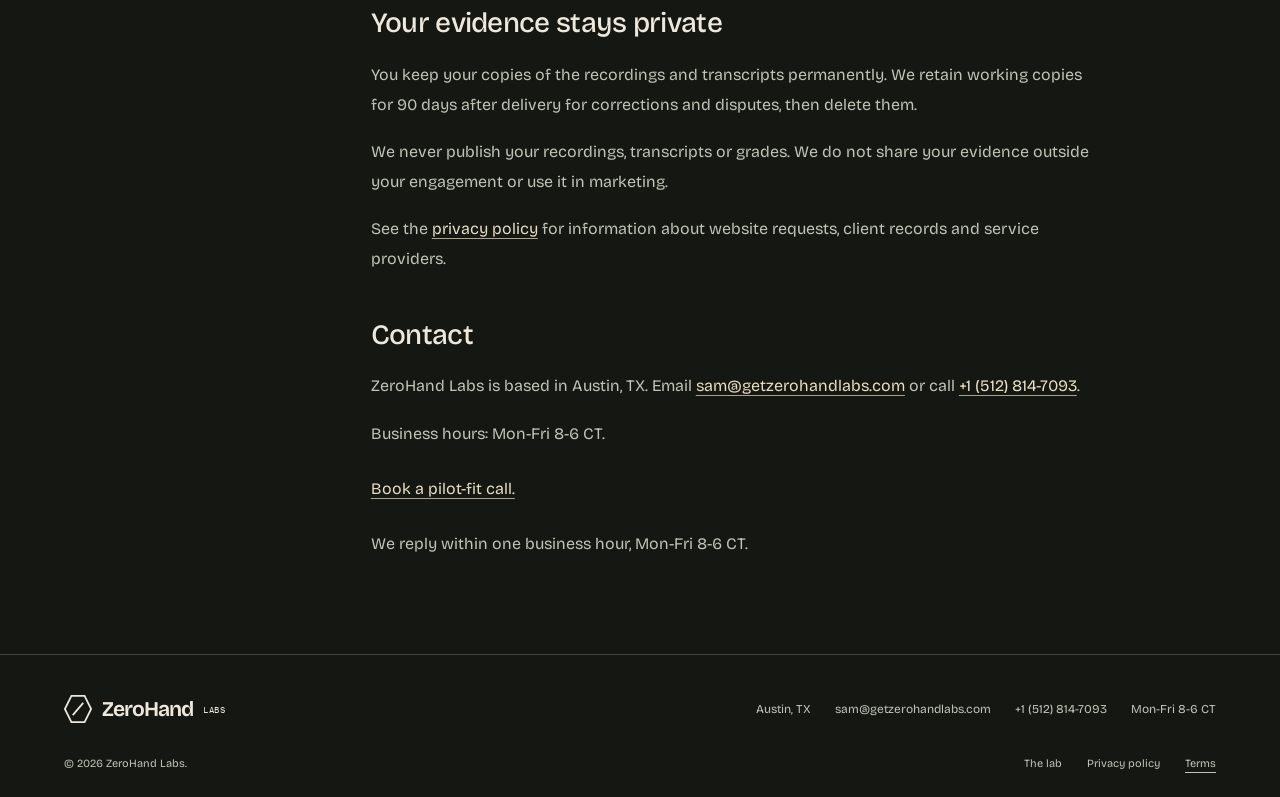
<file: terms/index.html>
<!DOCTYPE html>
<html lang="en"><head><meta charset="utf-8"><meta name="viewport" content="width=device-width, initial-scale=1"><meta name="theme-color" content="#151713"><title>Terms | ZeroHand Labs</title><meta name="description" content="The operating terms for ZeroHand Labs verification pilots and lead-response installs, including delivery, cancellation and private evidence."><link rel="canonical" href="https://zerohandlabs.com/terms/"><meta property="og:type" content="website"><meta property="og:title" content="Terms | ZeroHand Labs"><meta property="og:description" content="The operating terms for ZeroHand Labs verification pilots and lead-response installs, including delivery, cancellation and private evidence."><meta property="og:url" content="https://zerohandlabs.com/terms/"><meta property="og:image" content="https://zerohandlabs.com/og-operator-verification.jpg"><meta name="twitter:card" content="summary_large_image"><meta name="twitter:title" content="Terms | ZeroHand Labs"><meta name="twitter:description" content="The operating terms for ZeroHand Labs verification pilots and lead-response installs, including delivery, cancellation and private evidence."><meta name="twitter:image" content="https://zerohandlabs.com/og-operator-verification.jpg"><style>@font-face{font-family:'Bricolage Grotesque';font-style:normal;font-weight:200 800;font-display:swap;src:url([data-uri]) format('woff2')}
@font-face{font-family:'IBM Plex Mono';font-style:normal;font-weight:400;font-display:swap;src:url([data-uri]) format('woff2')}
:root{--bg:#181711;--fg:#eee8dc;--muted:#b9ad95;--paper:#e8dec5;--brass:#bda37b;--mint:#d1f3b0;--line:#4d4638;--font:'Bricolage Grotesque',sans-serif;--mono:'IBM Plex Mono',monospace;--pad:clamp(22px,5vw,96px);color-scheme:dark}
*{box-sizing:border-box}html{scroll-padding-top:28px}body{margin:0;background:var(--bg);color:var(--fg);font:16px/1.55 var(--font);-webkit-font-smoothing:antialiased}body:after{content:'';position:fixed;inset:0;z-index:80;pointer-events:none;background-image:url([data-uri]);opacity:.035;mix-blend-mode:soft-light}main{overflow-x:clip}h1,h2,h3,h4,p{margin:0}h1,h2,h3,h4{font-weight:500;line-height:1.04;letter-spacing:-.04em}p{color:var(--muted)}a{color:inherit;text-decoration:none;text-underline-offset:5px}button{font:inherit;color:inherit;border:0;background:none;cursor:pointer}a,button{-webkit-tap-highlight-color:transparent}a:focus-visible,button:focus-visible{outline:2px solid var(--paper);outline-offset:5px}::selection{color:#19180f;background:var(--paper)}svg{display:block}ul{padding:0;margin:0;list-style:none}.wrap{padding-inline:var(--pad);max-width:1680px;margin-inline:auto}.mono{font-family:var(--mono);font-variant-numeric:tabular-nums;letter-spacing:-.035em}.micro{font:10px/1.7 var(--mono);letter-spacing:.03em}.arrow{width:19px;height:19px;fill:none;stroke:currentColor;stroke-width:1.4;flex-shrink:0}.sample{display:inline-flex;align-items:center;border:1px solid currentColor;padding:3px 7px;font:9px/1.2 var(--mono);letter-spacing:.08em;white-space:nowrap}.button{display:inline-flex;align-items:center;justify-content:space-between;gap:25px;padding:14px 18px;min-height:48px;font-size:13px;font-weight:600;background:var(--paper);color:#29291e;border-radius:2px;transition:background .2s,transform .2s}.button:hover{background:#fff1d4;transform:translateY(-2px)}.text-link{display:inline-flex;align-items:center;gap:18px;min-height:44px;font-size:13px}.text-link:hover{text-decoration:underline}.skip{position:fixed;top:-80px;left:24px;z-index:100;padding:12px 18px;background:var(--paper);color:#181711}.skip:focus{top:10px}.brand{display:flex;align-items:center;gap:10px;font-size:21px;font-weight:650;letter-spacing:-.045em;white-space:nowrap}.brand svg{width:28px;height:32px}.brand small{font:9px var(--mono);letter-spacing:.04em}.site-header{position:relative;z-index:40}.nav{height:84px;display:flex;align-items:center;gap:25px;border-bottom:1px solid var(--line)}.nav-links{display:flex;align-items:center;gap:28px;margin-left:auto;font-size:12px;color:#c9c0ae}.nav-links a{padding-block:12px}.nav-links a:hover{color:var(--paper)}.nav-contact{font-size:12px;margin-left:15px;display:inline-flex;align-items:center;gap:10px}.menu-button{display:none}.footer{padding-top:32px;padding-bottom:25px;border-top:1px solid var(--line)}.footer-top{display:flex;align-items:center;justify-content:space-between;gap:30px}.footer-contact{display:flex;gap:35px;color:var(--muted);font-size:12px}.footer-bottom{display:flex;align-items:center;justify-content:space-between;gap:25px;margin-top:24px;font-size:10px;color:var(--muted)}.footer a:hover{text-decoration:underline}.cross-link{font-size:12px;margin-top:30px;line-height:1.8;color:#c9c0ae}.cross-link a{text-decoration:underline}.motion-toggle{min-height:44px;font-size:11px;padding:0}.motion-toggle[hidden]{display:none}.sr-only{position:absolute;width:1px;height:1px;overflow:hidden;clip-path:inset(50%);white-space:nowrap}
@media(max-width:740px){.nav{height:68px;gap:14px}.brand{font-size:18px;gap:7px}.brand svg{width:24px}.brand small{font-size:8px}.nav-links{gap:18px;font-size:11px}.nav-contact{margin-left:0;font-size:11px}.footer-top{align-items:flex-start}.footer-contact{flex-direction:column;gap:5px;font-size:11px;text-align:right}.footer-bottom{font-size:10px;flex-wrap:wrap;gap:10px 24px}.footer .brand{font-size:17px}.cross-link{font-size:11px}.button{font-size:12px;padding:12px 15px}.text-link{font-size:12px}}
@media(max-width:380px){.brand small{display:none}.footer-top{flex-direction:column;gap:18px}.footer-contact{text-align:left}.brand{font-size:17px}}
@media(prefers-reduced-motion:reduce){*,*:before,*:after{animation:none!important;transition:none!important;scroll-behavior:auto!important}}

:root{--bg:#151713;--muted:#aeb2a4;--line:#41483a}.lab-header .nav{justify-content:space-between}.lab-header .nav-links{margin-left:auto}.lab-intro{padding-top:47px;padding-bottom:55px}.lab-kicker{display:flex;justify-content:space-between;color:var(--muted);font:10px var(--mono);letter-spacing:.05em}.lab-intro h1{font-size:clamp(70px,12.7vw,200px);letter-spacing:-.07em;line-height:.98;margin-top:35px}.lab-thesis{display:grid;grid-template-columns:1fr 1.4fr;gap:40px;align-items:start;margin-top:35px}.lab-thesis .micro{max-width:170px;padding-top:8px}.lab-thesis p:last-child{font-size:clamp(22px,2.4vw,37px);line-height:1.23;letter-spacing:-.035em;max-width:680px;color:#d6d8cf}.doors{display:grid;grid-template-columns:1fr 1fr;gap:28px;padding-bottom:55px}.door{border-top:1px solid var(--line);min-width:0;position:relative}.door-art{height:310px;display:flex;align-items:center;justify-content:center;margin-bottom:27px;position:relative;overflow:clip;background:radial-gradient(ellipse at center,#2c3d2540,transparent 67%);perspective:1200px}.door-lead .door-art{background:radial-gradient(ellipse at center,#67533135,transparent 67%)}.mini{width:min(82%,390px);padding:21px 25px;box-shadow:0 25px 50px -25px #0009;transform:rotateY(-9deg) rotateZ(-3deg);transition:transform .35s}.door:hover .mini{transform:rotateY(0deg) rotateZ(0deg)}.mini-head{display:flex;align-items:center;justify-content:space-between;gap:15px;font:9px var(--mono);letter-spacing:.03em}.mini-head .sample{font-size:8px}.mini-rows{margin-top:18px;font:10px/1.6 var(--mono)}.mini-rows div{display:flex;justify-content:space-between;gap:20px;padding:6px 0;border-bottom:1px solid #a8ba942a}.mini-figure{font:64px/1 var(--mono);letter-spacing:-.09em;margin-top:15px}.mini-foot{font:9px/1.5 var(--mono);margin-top:10px}.mini-paper{background:var(--paper);color:#383c2b;transform:rotateY(9deg) rotateZ(3deg);position:relative;mask:radial-gradient(circle at 7px 100%,transparent 4px,#000 4.7px) 0 0/14px 100% repeat-x}.mini-paper .mini-rows div{border-color:#53583f40}.mini-paper:before{content:'';position:absolute;top:0;left:0;right:0;height:6px;background:linear-gradient(#9f865c,#3c3220,#c1a676,#18160f)}.door-overline{display:flex;justify-content:space-between;font:10px var(--mono);letter-spacing:.03em;color:var(--muted);margin-bottom:18px}.door h2{font-size:clamp(25px,2.7vw,42px);max-width:520px;line-height:1.07}.door h2 .arrow{display:inline-block;margin-left:8px;width:25px;height:25px;transition:transform .2s}.door:hover h2 .arrow{transform:translate(3px,-3px)}.door>p{font-size:14px;line-height:1.7;margin-top:14px;max-width:480px}.door .price-anchor{font:14px var(--mono);color:#d1f3b0;margin-top:22px}.door-lead .price-anchor{color:var(--paper)}.lab-tool{padding-top:0;padding-bottom:48px}.lab-tool a{border-top:1px solid var(--line);border-bottom:1px solid var(--line);display:grid;grid-template-columns:1fr 1.4fr auto;align-items:center;gap:30px;padding:24px 0}.lab-tool .micro{color:var(--muted)}.lab-tool .tool-label{font-size:23px;letter-spacing:-.03em}.lab-tool .tool-label small{display:block;font-size:12px;color:var(--muted);letter-spacing:0;margin-top:4px}.lab-tool a:hover .tool-label{text-decoration:underline}.parent .footer{padding-top:26px;padding-bottom:20px}.parent .footer-bottom{margin-top:20px}
@media(min-width:1700px){.lab-intro{padding-top:55px;padding-bottom:65px}.door-art{height:300px}.mini{width:410px}.doors{gap:40px}.mini-figure{font-size:73px}}
@media(max-width:740px){.lab-header .nav{gap:14px;height:auto;min-height:80px;flex-wrap:wrap;padding-block:16px}.lab-header .nav-links{width:auto;margin-left:auto;gap:17px;justify-content:flex-start;padding:0}.lab-header .nav-contact{display:inline-flex;margin-left:auto}.lab-header .brand{width:100%}.lab-header .nav-links{margin-left:0}.lab-header .brand{font-size:18px}.lab-header .nav-links a{min-height:0;padding:0}.lab-intro{padding-top:30px;padding-bottom:36px}.lab-kicker{font-size:8px;gap:20px}.lab-intro h1{font-size:19vw;line-height:1.02;margin-top:35px;max-width:500px}.lab-thesis{display:block;margin-top:25px}.lab-thesis .micro{display:none}.lab-thesis p:last-child{font-size:25px;max-width:500px}.doors{grid-template-columns:1fr;gap:42px;padding-bottom:40px}.door-art{height:295px;margin-bottom:18px}.mini{width:min(90%,390px);padding:20px 22px}.mini-figure{font-size:60px}.mini-head{font-size:8px}.mini-rows{font-size:9px}.mini-foot{font-size:8px}.door h2{font-size:32px;max-width:430px}.door>p{font-size:13px}.door .price-anchor{font-size:13px;margin-top:17px}.door-overline{font-size:9px;margin-bottom:15px}.lab-tool{padding-bottom:35px}.lab-tool a{grid-template-columns:1fr auto;gap:15px;padding-block:23px}.lab-tool .micro{grid-column:1/-1}.lab-tool .tool-label{font-size:24px}.lab-tool .tool-label small{font-size:11px}.parent .footer{padding-top:25px}}
@media(prefers-reduced-motion:reduce){.mini{transform:none!important}}


:root{--bg:#151713;--fg:#eee8dc;--muted:#bfc4b6;--line:#41483a;--paper:#e8dec5}
html{scroll-padding-top:32px}body{font-size:16px}.policy-header .nav{min-height:84px;height:auto}.policy-header .nav-contact{margin-left:0}.policy-intro{padding-top:66px;padding-bottom:48px;max-width:1280px}.policy-intro h1{font-size:clamp(52px,7vw,96px);letter-spacing:-.04em;line-height:1}.policy-intro>p{font-size:20px;line-height:1.6;max-width:62ch;margin-top:27px;color:#d6d8cf}.policy-meta{display:flex;gap:15px 35px;flex-wrap:wrap;margin-top:30px;font:11px/1.7 var(--mono);color:var(--muted)}.policy-meta a{text-decoration:underline}.policy-layout{max-width:1280px;display:grid;grid-template-columns:230px minmax(0,720px);gap:clamp(38px,6vw,100px);padding-bottom:84px}.policy-contents{align-self:start;position:sticky;top:32px;border-top:1px solid var(--line);padding-top:23px}.policy-contents h2{font-size:18px;letter-spacing:-.02em;margin-bottom:15px}.policy-contents ol{margin:0;padding:0;list-style:none}.policy-contents a{display:flex;align-items:center;min-height:34px;padding:5px 0;font-size:12px;line-height:1.55;color:var(--muted)}.policy-contents a:hover{color:var(--paper);text-decoration:underline}.policy-copy{min-width:0;max-width:72ch}.policy-overview{padding:25px 0 28px;border-block:1px solid var(--line);margin-bottom:47px}.policy-overview h2{font-size:23px;letter-spacing:-.025em;line-height:1.2;margin-bottom:17px}.policy-copy .policy-overview ul{margin:0;padding-left:19px}.policy-copy .policy-overview li{margin-top:9px;color:var(--fg)}.policy-copy section{margin-top:45px;scroll-margin-top:32px}.policy-copy h2{font-size:28px;line-height:1.17;letter-spacing:-.025em;margin-bottom:20px;text-wrap:balance}.policy-copy h3{font-size:18px;line-height:1.3;letter-spacing:-.015em;margin:27px 0 12px}.policy-copy p,.policy-copy li,.policy-copy dd{font-size:16px;line-height:1.85;color:var(--muted)}.policy-copy p+p{margin-top:18px}.policy-copy a{color:var(--paper);text-decoration:underline;text-decoration-color:#a9a38f;text-underline-offset:4px;overflow-wrap:anywhere}.policy-copy strong{font-weight:600;color:var(--fg)}.policy-copy ul{list-style:disc;margin:18px 0;padding-left:20px}.policy-copy li{padding-left:3px;margin-top:14px}.policy-data{margin:0 0 23px}.policy-data>div{display:grid;grid-template-columns:155px 1fr;gap:25px;padding:20px 0;border-bottom:1px solid var(--line)}.policy-data>div:first-child{padding-top:0}.policy-data dt{font-size:14px;line-height:1.65;font-weight:600;color:var(--fg)}.policy-data dd{margin:0;font-size:15px}.policy-copy code{font:13px/1.6 var(--mono);background:#272c22;border-radius:3px;padding:2px 5px;color:var(--paper);overflow-wrap:anywhere}.policy-footer{max-width:1280px}.policy-footer .footer-top{padding-top:0}.policy-footer .footer-bottom{font-size:11px}.policy-footer .footer-bottom nav{display:flex;gap:25px}.policy-footer .footer-contact{font-size:12px}.policy-footer a[aria-current=page]{text-decoration:underline}.policy-copy section:last-child{padding-bottom:12px}a:focus-visible{outline:2px solid var(--paper);outline-offset:5px;border-radius:1px}body{scrollbar-color:#7d8770 #151713}
@media(max-width:900px){.policy-layout{grid-template-columns:190px minmax(0,1fr);gap:38px}.policy-data>div{grid-template-columns:1fr;gap:8px}.policy-intro>p{font-size:18px}}
@media(max-width:740px){.policy-header .nav{padding-block:16px;gap:14px;min-height:100px}.policy-intro{padding-top:39px;padding-bottom:35px}.policy-intro h1{font-size:55px}.policy-intro>p{font-size:17px;line-height:1.65;margin-top:22px}.policy-meta{font-size:10px;gap:12px 20px;margin-top:23px}.policy-layout{display:block;padding-bottom:50px}.policy-contents{position:static;margin-bottom:36px;padding-top:22px;padding-bottom:22px;border-bottom:1px solid var(--line)}.policy-contents ol{display:grid;grid-template-columns:1fr 1fr;gap:2px 20px}.policy-contents a{font-size:12px;min-height:39px}.policy-copy h2{font-size:27px}.policy-copy p,.policy-copy li,.policy-copy dd{font-size:15px;line-height:1.85}.policy-copy section{margin-top:38px}.policy-overview{margin-bottom:36px;padding-top:23px;padding-bottom:24px}.policy-data>div{grid-template-columns:1fr;gap:8px;padding-block:17px}.policy-data dt{font-size:14px}.policy-footer .footer-top{flex-direction:column;align-items:flex-start;gap:18px}.policy-footer .footer-contact{text-align:left;font-size:12px;gap:5px}.policy-footer .footer-bottom{align-items:flex-start;gap:18px;font-size:10px}.policy-footer .footer-bottom nav{gap:20px;flex-wrap:wrap}}
</style><link rel="stylesheet" href="/assets/cleanup.css"></head><body class="terms"><svg aria-hidden="true" width="0" height="0" style="position:absolute"><defs><symbol id="arrow" viewBox="0 0 24 24"><path d="M4 12h15M12 5l7 7-7 7"/></symbol><symbol id="mark" viewBox="0 0 32 36"><path d="M23.5 3h-15L1 18l7.5 15h15L31 18zM10 25l12-14" fill="none" stroke="currentColor" stroke-width="2"/></symbol><symbol id="check" viewBox="0 0 24 24"><path d="m5 12 4 4L19 6"/></symbol><symbol id="ink-arrow" viewBox="0 0 48 26"><path d="M46 4C25 1 22 25 3 18m0 0 9-3m-9 3 7 6"/></symbol></defs></svg><a class="skip" href="#main">Skip to content</a><header class="site-header lab-header policy-header wrap"><nav class="nav" aria-label="Main navigation"><a class="brand" href="/" aria-label="ZeroHand Labs home"><svg aria-hidden="true"><use href="#mark"/></svg>ZeroHand<small>LABS</small></a><div class="nav-links"><a href="/#verification">Verification</a><a href="/lead-response/">Lead Response</a></div><div class="nav-booking"><div class="cta-pair"><a class="nav-contact" href="https://calendar.google.com/calendar/u/0/appointments/schedules/AcZssZ3PGa8wrhAbgSjz-JFaq1X0ORvXc_pzHK1yXup2iYUM9atjEvHvPbUZ-V0fXApypSvmlKT7-HFF">Book a pilot-fit call.<svg class="arrow" aria-hidden="true"><use href="#arrow"/></svg></a><p class="response-commitment">We reply within one business hour, Mon-Fri 8-6 CT.</p></div></div></nav></header>
<main id="main"><header class="policy-intro wrap"><h1>Operating terms.</h1><p>The delivery, cancellation and evidence-handling terms for the Operator Verification Pilot and Lead Response install.</p><div class="policy-meta"><span>Updated: <time datetime="2026-10-22">October 22, 2026</time></span><a href="mailto:sam@getzerohandlabs.com">sam@getzerohandlabs.com</a></div></header>
<div class="policy-layout wrap"><nav class="policy-contents" aria-labelledby="contents-title"><h2 id="contents-title">In these terms</h2><ol><li><a href="#pilot">Verification pilot</a></li><li><a href="#permission">Permission and systems</a></li><li><a href="#install">Lead Response install</a></li><li><a href="#cancellation">Cancellation</a></li><li><a href="#evidence">Your evidence</a></li><li><a href="#contact">Contact</a></li></ol></nav>
<article class="policy-copy" aria-label="ZeroHand Labs operating terms">
<aside class="policy-overview" aria-labelledby="overview-title"><h2 id="overview-title">Before work starts.</h2><p>Nothing runs without your sign-off. Your evidence stays private. We never publish grades.</p></aside>
<section id="pilot" aria-labelledby="pilot-title"><h2 id="pilot-title">Operator Verification Pilot</h2><p>The pilot covers up to 5 locations on one system over 30 days. It includes the baseline, four weekly test cycles per location, all recordings and transcripts, and one consolidated 45-minute review. Repair work is not included.</p><p>The baseline fee is earned when the baseline is delivered. If we fail to deliver a contracted weekly test cycle, the pilot fee is refunded pro rata for the missed cycles.</p></section>
<section id="permission" aria-labelledby="permission-title"><h2 id="permission-title">Permission and systems</h2><p>We independently test the AI agents your locations run, including the after-hours voice line, website chat and lead follow-up. The test scenarios must be approved by you in writing before they run.</p><p>We test your existing systems. References to software you use are not claims of a partnership or an integration. Access and the systems included are agreed with you before work starts.</p></section>
<section id="install" aria-labelledby="install-title"><h2 id="install-title">Lead Response install</h2><p>The install includes missed-call text-back and bounded estimate follow-up. Estimate follow-up consists of three texts and one email over roughly nine days. Further follow-up is suppressed when someone replies, opts out, or the estimate status is closed. A final alert goes to the owner.</p><p>The setup fee is earned when the install is delivered. The 60-day guarantee is 5 qualified appointments or the next month is free.</p></section>
<section id="cancellation" aria-labelledby="cancellation-title"><h2 id="cancellation-title">Contract and cancellation</h2><p>Both services are month to month after the initial term. Cancel in writing, effective at the end of the current month, with no termination fee.</p><p>Send cancellation notices to <a href="mailto:sam@getzerohandlabs.com?subject=Cancellation">sam@getzerohandlabs.com</a>.</p></section>
<section id="evidence" aria-labelledby="evidence-title"><h2 id="evidence-title">Your evidence stays private</h2><p>You keep your copies of the recordings and transcripts permanently. We retain working copies for 90 days after delivery for corrections and disputes, then delete them.</p><p>We never publish your recordings, transcripts or grades. We do not share your evidence outside your engagement or use it in marketing.</p><p>See the <a href="/privacy-policy/">privacy policy</a> for information about website requests, client records and service providers.</p></section>
<section id="contact" aria-labelledby="contact-title"><h2 id="contact-title">Contact</h2><p>ZeroHand Labs is based in Austin, TX. Email <a href="mailto:sam@getzerohandlabs.com">sam@getzerohandlabs.com</a> or call <a href="tel:+15128147093">+1 (512) 814-7093</a>.</p><p>Business hours: Mon-Fri 8-6 CT.</p><p><a href="https://calendar.google.com/calendar/u/0/appointments/schedules/AcZssZ3PGa8wrhAbgSjz-JFaq1X0ORvXc_pzHK1yXup2iYUM9atjEvHvPbUZ-V0fXApypSvmlKT7-HFF">Book a pilot-fit call.</a></p><p>We reply within one business hour, Mon-Fri 8-6 CT.</p></section>
</article></div></main><footer class="footer policy-footer wrap"><div class="footer-top"><a class="brand" href="/" aria-label="ZeroHand Labs home"><svg aria-hidden="true"><use href="#mark"/></svg>ZeroHand<small>LABS</small></a><div class="footer-contact"><span>Austin, TX</span><a href="mailto:sam@getzerohandlabs.com">sam@getzerohandlabs.com</a><a href="tel:+15128147093">+1 (512) 814-7093</a><span>Mon-Fri 8-6 CT</span></div></div><div class="footer-bottom"><span>© 2026 ZeroHand Labs.</span><nav aria-label="Footer"><a href="/">The lab</a><a href="/privacy-policy/">Privacy policy</a><a href="/terms/" aria-current="page">Terms</a></nav></div></footer></body></html>
</file>
<file: assets/cleanup.css>
/* Oct 22 offer cleanup. Retains the existing material and type system. */
html{scroll-padding-top:32px}main{overflow-x:clip}a,button,input,select,summary{touch-action:manipulation}summary{cursor:pointer}summary:focus-visible{outline:2px solid var(--paper,#e8dec5);outline-offset:6px}input,select{font:inherit}input::placeholder{opacity:1}::selection{background:#e8dec5;color:#181711}
.cleanup-home .lab-intro{padding-top:54px;padding-bottom:90px}.cleanup-home .lab-intro h1{font-size:clamp(64px,7.7vw,128px);line-height:1.02;letter-spacing:-.04em;margin:0;max-width:1250px}.lab-intro h1>span{color:var(--muted)}.intro-grid{display:grid;grid-template-columns:1.14fr 1fr;gap:8%;align-items:center;margin-top:45px}.hero-subline{font-size:clamp(22px,2.15vw,34px);line-height:1.25;letter-spacing:-.025em;color:var(--fg);max-width:630px}.hero-audience{font-size:14px;margin-top:18px}.offer-summary{font-size:16px;line-height:1.75;margin-top:25px;max-width:60ch;color:#d0d3c7}.hero-actions{margin-top:25px}.hero-film{aspect-ratio:16/10;position:relative;background:#1c2119;isolation:isolate;overflow:hidden;border-radius:7px;box-shadow:0 30px 65px -30px #000a}.hero-film video{display:block;width:100%;height:100%;object-fit:cover}.film-art{position:absolute;inset:0;display:grid;place-items:center;perspective:1100px}.film-layer{position:absolute;width:64%;height:56%;background:#25301f;border:1px solid #778b614f;border-radius:6px;transform:rotateY(-15deg) rotateX(10deg) rotateZ(-7deg) translate(20px,-20px);box-shadow:0 16px 40px -20px #000b}.film-layer:nth-child(2){transform:rotateY(-15deg) rotateX(10deg) rotateZ(-7deg) translate(10px,-10px);background:#293624}.film-front{transform:rotateY(-15deg) rotateX(10deg) rotateZ(-7deg);background:linear-gradient(120deg,#34432d,#202b1b);display:flex;flex-direction:column;align-items:flex-start;justify-content:center;padding:25px;color:#d1f3b0;gap:12px}.film-front svg{width:36px;height:40px}.film-front span{font-size:25px;letter-spacing:-.03em}.film-front small{font:9px/1.4 var(--mono)}.film-caption{position:absolute;bottom:0;inset-inline:0;display:flex;justify-content:space-between;padding:18px 22px;font:10px/1.4 var(--mono);color:#cad1c0;background:#172014cc}.verification-section,.sample-section,.system-section,.operator-fit,.faq,.fit-call-section{padding-top:70px;padding-bottom:80px;border-top:1px solid var(--line)}.section-heading{display:grid;grid-template-columns:1.15fr 1fr;gap:8%;align-items:end;margin-bottom:55px}.section-heading h2,.sample-intro h2,.system-section>h2,.operator-fit h2,.faq h2{font-size:clamp(34px,3.6vw,56px);letter-spacing:-.035em;line-height:1.08}.section-heading>p{font-size:18px;max-width:35ch}.pilot-layout{display:grid;grid-template-columns:1.15fr 1fr;gap:8%}.trust-statement{font-size:clamp(28px,3vw,44px);line-height:1.2;max-width:22ch;color:var(--paper);letter-spacing:-.025em}.surface-list{margin-top:42px}.surface-list>div{border-top:1px solid var(--line);padding:18px 0;display:grid;grid-template-columns:1fr 1.2fr;gap:25px}.surface-list span{font-size:16px;color:var(--fg)}.surface-list p{font-size:14px;line-height:1.65}.pilot-terms{border-top:1px solid #80916c;padding-top:28px}.pilot-terms .pricing-primary{font:20px/1.75 var(--mono);color:var(--mint);letter-spacing:-.03em}.pricing-primary span{font-size:clamp(38px,4vw,62px);letter-spacing:-.05em}.pilot-terms>p:not(.pricing-primary){max-width:47ch;font-size:16px;margin-top:20px}.pilot-terms .continuation{color:var(--fg)}.pilot-terms .button{margin-top:30px}.capacity{color:var(--fg)!important;font-size:14px!important}.verification-steps{display:grid;grid-template-columns:repeat(3,1fr);gap:55px;list-style:none;margin:65px 0 0;padding:0}.verification-steps li{border-top:1px solid var(--line);padding-top:22px}.verification-steps li>span,.system-line>div>span{font:11px var(--mono);color:var(--muted);display:block;margin-bottom:18px}.verification-steps h3{font-size:25px;margin-bottom:14px}.verification-steps p{font-size:14px;line-height:1.8;max-width:35ch}.sample-section{display:grid;grid-template-columns:1fr 1fr;gap:45px 7%}.sample-intro{align-self:center}.sample-intro>p{font-size:16px;line-height:1.8;margin-top:25px;max-width:49ch}.sample-intro>.text-link{margin-top:20px}.report-stage{min-height:350px;display:grid;place-items:center;perspective:1200px}.report-stage .mini{width:94%;max-width:480px;padding:27px 30px;transform:rotateY(-9deg) rotateX(4deg) rotateZ(-3deg)}.report-sheet-title{font-size:clamp(29px,3vw,46px);line-height:1.04;letter-spacing:-.035em;margin:25px 0}.mini-head{font-size:10px}.mini-head .sample{font-size:9px}.mini-rows{font-size:10px}.mini-rows div{padding-block:10px}.mini-foot{font-size:10px;line-height:1.5;color:inherit}.full-report{grid-column:1/-1;background:#20281c;color:#dbe7cd;padding:36px 42px;border-radius:7px;box-shadow:0 30px 65px -35px #0009}.full-report p{color:#b9c6aa}.report-header{display:flex;justify-content:space-between;align-items:start;gap:25px;padding-bottom:35px}.report-header h3{font-size:35px;margin-top:18px}.report-header p{font-size:13px;margin-top:12px}.report-privacy{font:10px/1.8 var(--mono);text-align:right;color:#c8d3bb}.findings-header,.finding{display:grid;grid-template-columns:1fr 2fr;gap:45px}.findings-header{font:10px/1.6 var(--mono);padding-bottom:15px;border-bottom:1px solid #67765a}.finding{padding-block:25px;border-bottom:1px solid #4e5b41}.finding h4{font-size:21px}.finding>div>p{font-size:13px;margin-top:9px}.finding p.finding-title{font-size:19px;margin-top:0;color:#e0ebd3;line-height:1.45}.finding summary{padding-block:14px;font-size:13px;color:#d1f3b0;text-decoration:underline;text-underline-offset:4px}.evidence-excerpt{padding:8px 0 8px 20px;border-left:1px solid #80916c;max-width:65ch}.evidence-excerpt p{font:12px/1.8 var(--mono);margin:12px 0}.evidence-excerpt strong{color:#dbe7cd}.evidence-excerpt .evidence-note{font:13px/1.75 var(--font);margin-top:20px}.report-end{display:flex;justify-content:space-between;gap:30px;padding-top:25px;font-size:13px}.report-end p{max-width:50ch}.system-line{display:grid;grid-template-columns:repeat(3,1fr);gap:45px;margin-top:45px}.system-line>div{border-top:1px solid var(--line);padding-top:20px}.system-line h3{font-size:29px;margin-bottom:18px}.system-line p{font-size:15px;line-height:1.75;max-width:36ch}.install-offer{display:grid;grid-template-columns:1fr 1fr;align-items:center;gap:7%;margin-top:85px;padding-top:65px;border-top:1px solid var(--line)}.install-copy h2{font-size:clamp(42px,4.5vw,70px);color:var(--paper);line-height:1.07}.install-copy>p{font-size:16px;line-height:1.75;margin-top:25px;max-width:52ch}.install-copy .install-price{color:var(--paper)}.install-copy .button{margin-top:25px}.secondary-detail{margin:15px 0 0 15px}.install-offer .door{border:0}.install-offer .door-art{height:420px;margin:0}.mini-paper .report-sheet-title{color:#333924}.operator-fit{display:grid;grid-template-columns:1fr 1.2fr;gap:10%}.operator-fit>div>p{font-size:20px;line-height:1.6;max-width:48ch}.operator-fit>div>p+p{font-size:15px;margin-top:24px}.faq{display:grid;grid-template-columns:1fr 1.2fr;gap:10%}.faq-items details{border-bottom:1px solid var(--line)}.faq-items summary{font-size:20px;line-height:1.5;min-height:64px;padding:20px 0}.faq-items p{font-size:15px;line-height:1.8;padding:0 0 25px;max-width:60ch}.fit-call-section{display:grid;grid-template-columns:1fr 1fr;gap:8%;align-items:start;padding-bottom:90px}.contact-copy h2{font-size:clamp(34px,4vw,60px);line-height:1.08}.contact-copy p{font-size:16px;line-height:1.8;margin-top:25px;max-width:46ch}.fit-call{max-width:640px;width:100%;min-width:0}.form-grid{display:grid;grid-template-columns:1fr 1fr;gap:20px}.form-grid .wide{grid-column:1/-1}.fit-call label{display:block;font-size:13px;line-height:1.5;margin-bottom:8px;color:var(--fg,#eee8dc)}.fit-call input:not([type=hidden]),.fit-call select{width:100%;min-height:50px;padding:12px 13px;border:1px solid #858b7b;background:#1a1e16;color:#eee8dc;font-size:16px;border-radius:3px;caret-color:#d1f3b0;margin:0}.fit-call input::placeholder{color:#b6bbaa}.fit-call input:focus-visible,.fit-call select:focus-visible{outline:2px solid #d1f3b0;outline-offset:3px}.fit-call>.button{width:100%;justify-content:center;min-height:52px;margin-top:24px;text-align:center}.fit-call button:disabled{cursor:wait;opacity:.75;transform:none}.form-note,.form-status{font-size:13px;line-height:1.7;margin-top:16px;color:#c5bba5}.form-note a{text-decoration:underline}.form-status:empty{display:none}.form-status[data-state=success]{color:#d1f3b0}.form-status[data-state=error]{color:#f5c2ac}.cleanup-home .footer,.cleanup-lead .footer{padding-top:32px;padding-bottom:25px}.cleanup-lead .lead-hero{min-height:640px;height:calc(100svh - 84px);max-height:930px;padding-top:58px;padding-bottom:38px}.cleanup-lead .lead-hero h1{font-size:clamp(66px,7.6vw,125px);letter-spacing:-.04em;margin-top:0}.cleanup-lead .lead-hero .last{color:var(--paper)}.lead-subline{font-size:21px;line-height:1.55;max-width:540px;margin-top:32px}.cleanup-lead .missed-card{top:280px;right:9%;width:330px}.cleanup-lead .hero-offer{grid-template-columns:1fr auto;gap:60px;margin-top:auto}.cleanup-lead .hero-offer .price{font:17px/1.8 var(--font);letter-spacing:0;white-space:normal;max-width:650px}.cleanup-lead .hero-offer .price-note{font-size:12px}.cleanup-lead .hero-offer .pilot-actions{max-width:360px}.cleanup-lead .hero-offer .button{font-size:13px}.cleanup-lead .print-caption h3{font-size:clamp(34px,3vw,48px)}.cleanup-lead .paper-title h4{font-size:32px}.cleanup-lead .paper-header,.cleanup-lead .paper-title p,.cleanup-lead .receipt-item small,.cleanup-lead .reconcile,.cleanup-lead .paper-foot{font-size:10px}.receipt-ref{font:10px var(--mono);padding-top:4px;color:#50553b;white-space:nowrap}.paper-conclusion{font-size:clamp(38px,4.3vw,65px);line-height:1.02;letter-spacing:-.04em;color:#292e1e;margin-top:15px}.cleanup-lead .print-caption p{font-size:14px}.cleanup-lead .print-note,.cleanup-lead .print-controls{font-size:11px;color:#c2ac86}.cleanup-lead .pilot h2{font-size:clamp(40px,4.3vw,65px)}.cleanup-lead .pilot-detail{font-size:15px;max-width:55ch}.install-price{font-size:21px;line-height:1.7;color:var(--paper)}.lead-system{margin-top:75px;padding-bottom:0}.lead-protocol{font-size:clamp(24px,3vw,40px);line-height:1.3;color:var(--paper);max-width:28ch;margin-top:65px}.lead-system>.text-link{margin-top:25px}
@media(max-width:1050px){.intro-grid{gap:5%}.film-front span{font-size:21px}.film-front small{font-size:8px}.sample-section{gap:30px}.report-stage .mini{padding:23px}.mini-rows div{gap:12px}.cleanup-lead .missed-card{right:6%;width:270px;top:325px}.cleanup-lead .lead-subline{max-width:53%;font-size:18px}.cleanup-lead .hero-offer .pilot-actions{grid-row:auto;grid-column:auto}.verification-steps{gap:30px}.pricing-primary span{font-size:43px}.secondary-detail{margin-left:0}.nav-links{gap:20px}.full-report{padding:30px}}
@media(max-width:740px){.cleanup-home .lab-header .brand{width:auto}.cleanup-home .lab-header .nav{gap:15px;align-items:center}.cleanup-home .lab-header .nav-links{order:3;flex-basis:100%;gap:25px}.cleanup-home .lab-header .nav-links a{min-height:36px;display:flex;align-items:center}.cleanup-home .lab-intro{padding-top:35px;padding-bottom:50px}.cleanup-home .lab-intro h1{font-size:clamp(42px,9.5vw,68px);max-width:none;letter-spacing:-.04em}.intro-grid{grid-template-columns:1fr;gap:30px;margin-top:25px}.hero-subline{font-size:25px;line-height:1.3}.hero-audience{font-size:13px;margin-top:17px}.offer-summary{font-size:15px;line-height:1.75;margin-top:20px}.hero-actions .button{font-size:12px}.hero-film{aspect-ratio:16/9}.film-front{padding:22px}.film-front span{font-size:23px}.film-front svg{width:26px;height:30px}.film-front small{font-size:8px}.film-caption{font-size:9px;padding:14px 18px}.verification-section,.sample-section,.system-section,.operator-fit,.faq,.fit-call-section{padding-top:45px;padding-bottom:50px}.section-heading{grid-template-columns:1fr;gap:20px;margin-bottom:35px}.section-heading h2,.sample-intro h2,.system-section>h2,.operator-fit h2,.faq h2{font-size:36px}.section-heading>p{font-size:16px}.pilot-layout{grid-template-columns:1fr;gap:35px}.trust-statement{font-size:30px;max-width:25ch}.surface-list{margin-top:28px}.surface-list>div{grid-template-columns:1fr;gap:8px;padding-block:18px}.surface-list p{font-size:14px}.pricing-primary span{font-size:47px}.pilot-terms .pricing-primary{font-size:18px}.pilot-terms>p:not(.pricing-primary){font-size:15px}.verification-steps{grid-template-columns:1fr;gap:25px;margin-top:40px}.verification-steps li{display:grid;grid-template-columns:30px 1fr;gap:13px}.verification-steps li>span{margin:5px 0 0}.verification-steps h3{font-size:25px;margin:0}.verification-steps p{grid-column:2;max-width:52ch}.sample-section{grid-template-columns:1fr;gap:25px}.sample-intro>p{font-size:15px;margin-top:20px}.report-stage{min-height:310px}.report-stage .mini{width:95%;padding:22px}.report-sheet-title{font-size:34px;margin-block:22px}.mini-head{font-size:9px}.mini-head .sample{font-size:8px}.mini-rows,.mini-foot{font-size:9px}.full-report{padding:25px 22px}.report-header{display:block;padding-bottom:25px}.report-header h3{font-size:30px}.report-privacy{display:block;text-align:left;margin-top:20px;font-size:9px}.findings-header{display:none}.finding{grid-template-columns:1fr;gap:18px}.finding h4{font-size:22px}.finding p.finding-title{font-size:18px}.finding summary{min-height:44px}.evidence-excerpt{padding-left:14px}.evidence-excerpt p{font-size:11px}.report-end{display:block;font-size:13px}.report-end p{margin-top:12px}.system-line{grid-template-columns:1fr;gap:28px;margin-top:35px}.system-line>div{display:grid;grid-template-columns:30px 1fr;gap:10px 13px}.system-line>div>span{margin:9px 0 0}.system-line h3{margin:0}.system-line p{grid-column:2;max-width:50ch}.install-offer{grid-template-columns:1fr;gap:25px;margin-top:45px;padding-top:40px}.install-copy h2{font-size:44px}.install-copy>p{font-size:15px;margin-top:20px}.install-offer .door-art{height:360px}.install-offer .mini{width:90%;max-width:380px}.operator-fit{grid-template-columns:1fr;gap:25px}.operator-fit>div>p{font-size:19px}.faq{grid-template-columns:1fr;gap:20px}.faq-items summary{font-size:18px}.fit-call-section{grid-template-columns:1fr;gap:35px}.contact-copy h2{font-size:38px}.contact-copy p{font-size:15px;margin-top:20px}.form-grid{gap:18px 14px}.form-note,.form-status{font-size:12px}.fit-call>.button{font-size:12px}.cleanup-lead .lead-hero{height:auto;min-height:0;max-height:none;padding-top:35px;padding-bottom:35px}.cleanup-lead .lead-hero h1{font-size:clamp(43px,10.5vw,72px);line-height:1.05;letter-spacing:-.04em}.cleanup-lead .lead-subline{max-width:100%;font-size:17px;margin-top:25px}.cleanup-lead .missed-card{position:relative;top:auto;right:auto;width:100%;max-width:none;margin-top:30px}.cleanup-lead .hero-offer{grid-template-columns:1fr;margin-top:30px;gap:20px}.cleanup-lead .hero-offer .price{font-size:16px}.cleanup-lead .hero-offer .pilot-actions{grid-column:auto;grid-row:auto;max-width:none}.cleanup-lead .hero-offer .button{font-size:12px}.cleanup-lead .print-scene{overflow:clip}.cleanup-lead .print-caption{grid-template-columns:1fr;gap:18px;margin-bottom:35px}.cleanup-lead .print-caption h3{font-size:36px}.cleanup-lead .print-caption p{font-size:14px;max-width:47ch}.cleanup-lead .paper-title h4{font-size:27px}.cleanup-lead .paper-header{font-size:8px}.cleanup-lead .paper-header .sample{font-size:7px}.cleanup-lead .paper-title p{font-size:8px}.cleanup-lead .receipt-item small{font-size:9px}.receipt-ref{font-size:8px}.paper-conclusion{font-size:45px}.cleanup-lead .paper-foot{font-size:8px}.cleanup-lead .receipt-item{padding-block:19px;gap:15px}.cleanup-lead .reconcile{font-size:10px}.cleanup-lead .print-controls{font-size:10px}.cleanup-lead .lead-commercial{padding-top:35px;padding-bottom:45px}.cleanup-lead .pilot h2{font-size:40px}.cleanup-lead .pilot-detail{font-size:14px}.install-price{font-size:19px}.lead-system{margin-top:45px;padding-bottom:0}.lead-protocol{font-size:30px;margin-top:40px}.cleanup-lead .footer-bottom{gap:10px 25px}}
@media(max-width:380px){.form-grid{grid-template-columns:1fr}.form-grid .wide{grid-column:auto}.cleanup-home .lab-intro h1{font-size:40px}.film-front small{font-size:7px}.film-front span{font-size:20px}.mini-head{font-size:8px}.mini-head .sample{font-size:7px}.report-stage .mini{padding:18px}.mini-rows div{flex-wrap:wrap;gap:4px 12px}.full-report{padding-inline:18px}.cleanup-lead .paper{padding-inline:17px}.cleanup-lead .receipt-item{display:block}.receipt-ref{display:block;margin-top:10px}.cleanup-lead .paper-header{gap:5px}.cleanup-lead .paper-brand{font-size:7px}.cleanup-lead .paper-title h4{font-size:25px}.cleanup-lead .paper-conclusion{font-size:40px}}
@media(prefers-reduced-motion:reduce){.film-layer,.report-stage .mini{transform:none!important}.film-layer:not(.film-front){display:none}.mini{transition:none!important}}

.cleanup-lead .call-copy{filter:none;opacity:1}.js:not(.motion-off) .cleanup-lead .call-copy{filter:blur(3px);opacity:.5}

/* Phone and touch finishing pass. Content and actions stay available at every width. */
.fit-call select{appearance:none;-webkit-appearance:none;display:block;height:52px;padding-right:40px;background-image:url("data:image/svg+xml,%3Csvg xmlns='http://www.w3.org/2000/svg' width='16' height='16' viewBox='0 0 16 16'%3E%3Cpath d='m4 6 4 4 4-4' fill='none' stroke='%23eee8dc' stroke-width='1.5'/%3E%3C/svg%3E");background-repeat:no-repeat;background-position:right 13px center}
summary{-webkit-tap-highlight-color:transparent}
@media(max-width:1050px){.form-grid{grid-template-columns:1fr}.form-grid .wide{grid-column:auto}}
@media(max-width:740px),(pointer:coarse){
  .nav .brand,.nav .nav-contact,.nav-links a,.footer a{min-height:44px;display:inline-flex;align-items:center}
  .nav-links a{min-width:44px}
  .lab-header .nav-links{flex-wrap:wrap;gap:0 20px}
  .lab-header .nav-links a{min-height:44px;padding-block:10px}
  .nav-contact{font-size:12px}
  .footer-bottom{align-items:center}
  .fit-call input:not([type=hidden]),.fit-call select{min-height:52px;font-size:16px}
  .fit-call .form-note a{display:inline-flex;align-items:center;min-height:44px}
  .button:active{transform:translateY(1px)}
}
@media(max-width:740px){
  .cleanup-home .lab-header .nav-links{gap:0 18px}
  .cleanup-home .lab-header .nav-links a{min-height:44px;padding-block:10px}
  .cleanup-home .lab-header .nav-contact{min-height:44px}
  .report-stage .mini{width:100%;padding:24px}
  .mini-head{font-size:10px;line-height:1.6;flex-wrap:wrap;gap:10px}
  .mini-head .sample{font-size:10px}
  .mini-rows{font-size:11px;line-height:1.6}
  .mini-rows div{display:grid;grid-template-columns:1fr;gap:4px;padding-block:12px}
  .mini-foot{font-size:10px;line-height:1.7}
  .report-stage{padding-block:15px;min-height:0}
  .install-offer .door-art{height:auto;min-height:430px;overflow:visible}
  .report-header .sample,.report-privacy{font-size:11px}
  .finding>div>p{font-size:14px}
  .finding summary{font-size:14px;min-height:48px}
  .evidence-excerpt p{font-size:13px;line-height:1.8}
  .evidence-excerpt .evidence-note{font-size:13px}
  .cleanup-lead .paper-header{flex-wrap:wrap;gap:10px;font-size:10px}
  .cleanup-lead .paper-header .paper-brand{font-size:10px}
  .cleanup-lead .paper-header .sample{font-size:10px}
  .cleanup-lead .paper-title{display:block}
  .cleanup-lead .paper-title p{font-size:10px;text-align:left;margin-top:14px}
  .cleanup-lead .receipt-item{display:block;font-size:14px;line-height:1.55}
  .cleanup-lead .receipt-item small{font-size:11px;max-width:none}
  .receipt-ref{display:block;font-size:10px;margin-top:12px;padding:0}
  .cleanup-lead .paper-foot{font-size:10px;line-height:1.6;flex-wrap:wrap}
  .cleanup-lead .reconcile{font-size:11px}
  .cleanup-lead .print-controls,.cleanup-lead .print-controls a{font-size:11px}
  .cleanup-lead .print-controls a{min-height:44px}
}
@media(max-width:480px){
  .form-grid{grid-template-columns:1fr}
  .form-grid .wide{grid-column:auto}
  .hero-actions .button,.pilot-terms>.button,.install-copy>.button,.cleanup-lead .pilot-actions>.button{width:100%;justify-content:space-between;min-height:50px}
  .cleanup-lead .hero-offer .pilot-actions{width:100%}
  .fit-call .form-note,.fit-call .form-status{font-size:13px}
}
@media(pointer:coarse) and (min-width:741px) and (max-height:600px){
  .cleanup-lead .lead-hero{height:auto;min-height:0;padding-top:35px}
  .cleanup-lead .lead-hero h1{font-size:clamp(50px,7vw,75px)}
  .cleanup-lead .missed-card{top:175px;width:240px}
  .cleanup-lead .lead-subline{font-size:17px}
  .cleanup-lead .hero-offer{margin-top:35px;gap:25px}
  .cleanup-lead .print-scene{min-height:0;padding-block:45px}
}
@media(hover:none){.button:hover{transform:none}.door:hover .mini{transform:rotateY(9deg) rotateZ(3deg)}}

/* Owner-supplied founder identity and public contact details. */
.founder-profile{display:grid;grid-template-columns:160px minmax(0,1fr);align-items:center;gap:24px;margin-top:38px;padding-top:32px;border-top:1px solid var(--line)}
.founder-profile img{display:block;width:100%;height:auto;aspect-ratio:4/5;border-radius:3px}
.founder-profile h3{font-size:24px;line-height:1.15;letter-spacing:-.03em}
.founder-profile .founder-role{font-size:13px;line-height:1.65;margin-top:9px}
.founder-profile .founder-statement{font-size:19px;line-height:1.45;color:var(--fg);margin-top:18px}
.founder-profile .text-link{font-size:12px;margin-top:12px;gap:12px}
.footer-contact{flex-wrap:wrap;justify-content:flex-end;align-items:center;gap:4px 24px;max-width:760px}
.footer-contact a{min-height:44px;display:inline-flex;align-items:center;overflow-wrap:anywhere}
.footer-contact .footer-hours{flex-basis:100%;text-align:right;font-size:12px;line-height:1.6}
@media(max-width:1050px){.founder-profile{grid-template-columns:110px minmax(0,1fr);gap:20px}.founder-profile h3{font-size:22px}.founder-profile .founder-statement{font-size:17px}.footer-top{flex-wrap:wrap}}
@media(max-width:740px){.founder-profile{grid-template-columns:112px minmax(0,1fr)}.footer-contact{max-width:100%;font-size:12px;gap:2px 20px}.footer-contact .footer-hours{margin-top:6px}}
@media(max-width:360px){.founder-profile{grid-template-columns:1fr}.founder-profile img{width:160px}.founder-profile .text-link{font-size:13px}}

/* Final offer flow: scope, evidence, one price and one booking destination. */
.cta-pair{display:flex;flex-direction:column;align-items:flex-start;gap:13px}
.response-commitment{font:12px/1.6 var(--font);color:#c8cfbe;max-width:40ch;margin:0}
.nav-booking{margin-left:auto;max-width:230px;text-align:right}
.nav-booking .cta-pair{align-items:flex-end;gap:3px}
.nav-booking .nav-contact{font-size:13px;min-height:44px}
.nav-booking .response-commitment{font-size:10px;max-width:28ch}
.cleanup-home .lab-header .nav{gap:24px}
.cleanup-lead .nav{gap:24px}
.cleanup-home .lab-intro{padding-bottom:80px}
.cleanup-home .intro-grid{align-items:center}
.cleanup-home .hero-actions{margin-top:30px}
.buyer-problem,.offer-block{padding-top:75px;padding-bottom:85px;border-top:1px solid var(--line);display:grid;grid-template-columns:1.15fr 1fr;gap:8%}
.buyer-problem h2,.offer-block h2{font-size:clamp(34px,3.6vw,56px);letter-spacing:-.035em;line-height:1.1}
.buyer-problem p{font-size:20px;line-height:1.6;max-width:44ch}
.buyer-problem p+p{font-size:16px;margin-top:24px}
.verification-section .surface-list{margin-top:0}
.pilot-system{padding-top:50px;padding-bottom:0;margin-top:60px}
.pilot-system>h3{font-size:30px;letter-spacing:-.03em}
.pilot-system .system-line{margin-top:30px}
.pilot-system .system-line strong{font-weight:500;color:var(--paper)}
.pilot-system .text-link{font-size:13px;margin-top:16px}
.report-label{font:10px/1.5 var(--mono);letter-spacing:0;white-space:nowrap}
.report-header h3{margin-top:0}
.report-disclosure{font:12px/1.7 var(--font);margin-top:24px!important;color:#c5d1b7!important}
.report-mapping{grid-column:1/-1;display:grid;grid-template-columns:1fr 1.2fr;gap:10%;margin-top:20px;padding-top:35px;border-top:1px solid var(--line)}
.report-mapping h3{font-size:32px;line-height:1.15;letter-spacing:-.03em}
.report-mapping dl{margin:0}
.report-mapping dl>div{padding-bottom:23px}
.report-mapping dl>div+div{padding-top:23px;border-top:1px solid var(--line)}
.report-mapping dt{font-size:18px;color:var(--fg);margin-bottom:10px}
.report-mapping dd{margin:0;color:var(--muted);font-size:15px;line-height:1.75;max-width:55ch}
.offer-block>div>p{font-size:16px;line-height:1.75;margin-top:20px;max-width:38ch}
.offer-details .approved-pricing{font-size:clamp(23px,2.3vw,32px);line-height:1.55;color:var(--paper);letter-spacing:-.02em;max-width:37ch;margin:0}
.offer-details .offer-link{margin:25px 0;font-size:14px}
.offer-link a,.faq-items p a,.final-terms a{text-decoration:underline;text-underline-offset:4px}
.offer-details .response-commitment{max-width:none}
.final-call{align-items:center}
.final-call .contact-copy>.cta-pair{margin-top:28px}
.final-call .contact-copy .response-commitment{margin:0;font-size:12px}
.final-call .founder-profile{margin:0;border:0;padding:0;grid-template-columns:minmax(120px,190px) minmax(0,1fr)}
.final-terms{display:flex;gap:25px;font-size:12px!important;margin-top:18px!important}
.cleanup-lead .lead-hero{height:auto;min-height:min(790px,calc(100svh - 100px));padding-bottom:45px}
.cleanup-lead .lead-subline{max-width:54%;font-size:20px}
.cleanup-lead .hero-offer{margin-top:65px;align-items:end}
.cleanup-lead .install-audience{font-size:15px;line-height:1.7;max-width:34ch}
.cleanup-lead .hero-offer .pilot-actions{min-width:310px;max-width:400px}
.cleanup-lead .hero-offer .button{font-size:14px}
.cleanup-lead .missed-card{top:260px;right:5%;width:310px}
.install-process-copy{display:grid;grid-template-columns:1fr 1fr;gap:8%}
.install-process-copy h3{font-size:30px;letter-spacing:-.025em;line-height:1.2;margin-bottom:18px}
.install-process-copy p{font-size:17px;line-height:1.8;max-width:48ch}
.cleanup-lead .verification-section>.text-link{margin-top:24px}
.cleanup-lead .offer-details .approved-pricing{color:var(--paper)}
@media(max-width:1050px){
 .nav-booking{max-width:205px}.nav-booking .nav-contact{font-size:12px}
 .cleanup-home .lab-header .nav,.cleanup-lead .nav{gap:18px}
 .cleanup-home .nav-links,.cleanup-lead .nav-links{gap:16px}
 .cleanup-lead .missed-card{width:260px;right:3%;top:280px}
 .cleanup-lead .lead-subline{font-size:18px}
 .final-call .founder-profile{grid-template-columns:130px minmax(0,1fr);gap:20px}
}
@media(max-width:740px){
 .nav-booking{max-width:190px}.nav-booking .response-commitment{font-size:10px;max-width:26ch}
 .nav-booking .nav-contact{font-size:11px;gap:8px;white-space:nowrap}
 .nav-booking .nav-contact .arrow{width:14px}
 .cleanup-home .lab-header .nav{column-gap:12px;row-gap:6px}
 .cleanup-home .lab-header .brand,.cleanup-lead .nav .brand{font-size:16px}
 .cleanup-home .lab-header .brand small,.cleanup-lead .nav .brand small{font-size:7px}
 .cleanup-home .lab-header .brand svg,.cleanup-lead .nav .brand svg{width:23px}
 .cleanup-home .lab-header .nav-links{gap:0 20px}
 .cleanup-lead .site-header .nav{gap:10px;flex-wrap:wrap;height:auto;min-height:0;padding-top:12px;padding-bottom:15px}
 .cleanup-lead .nav-booking{order:3;flex-basis:100%;max-width:none;margin-left:0}
 .cleanup-lead .nav-booking .cta-pair{align-items:flex-start;gap:0}
 .cleanup-lead .nav-booking .response-commitment{max-width:none}
 .cleanup-lead .nav-booking .nav-contact{font-size:13px}
 .cleanup-lead .menu-button{margin-left:auto}
 .cleanup-home .lab-intro{padding-bottom:50px}
 .buyer-problem,.offer-block{grid-template-columns:1fr;gap:28px;padding-top:45px;padding-bottom:50px}
 .buyer-problem h2,.offer-block h2{font-size:36px}
 .buyer-problem p{font-size:19px}.buyer-problem p+p{font-size:15px}
 .pilot-system{margin-top:40px;padding-top:35px}.pilot-system>h3{font-size:27px}
 .pilot-system .system-line p{grid-column:2}.pilot-system .system-line .text-link{grid-column:2;margin-top:0;min-height:44px}
 .report-mapping{grid-template-columns:1fr;gap:25px;margin-top:0;padding-top:28px}
 .report-mapping h3{font-size:30px}.report-mapping dl>div{padding-bottom:20px}
 .report-label{font-size:10px}
 .offer-details .approved-pricing{font-size:24px;line-height:1.55;max-width:none}
 .offer-details .response-commitment{font-size:12px}
 .final-call .founder-profile{grid-template-columns:125px minmax(0,1fr);gap:24px;margin-top:10px}
 .final-call .contact-copy h2{font-size:38px}
 .final-call .contact-copy .response-commitment{font-size:12px}
 .cleanup-lead .lead-hero{min-height:0;padding-top:25px}
 .cleanup-lead .lead-subline{max-width:none;font-size:17px}
 .cleanup-lead .missed-card{width:100%;position:relative;top:auto;right:auto}
 .cleanup-lead .hero-offer{margin-top:25px;gap:20px}
 .cleanup-lead .hero-offer .pilot-actions{min-width:0;width:100%}
 .cleanup-lead .hero-offer .button{font-size:13px}
 .cleanup-lead .install-audience{max-width:none;font-size:14px}
 .install-process-copy{grid-template-columns:1fr;gap:30px}
 .install-process-copy h3{font-size:28px;margin-bottom:15px}
 .install-process-copy p{font-size:16px}
 .cta-pair{width:100%}.cta-pair>.button{width:100%;justify-content:space-between;min-height:50px;font-size:13px}
 .response-commitment{font-size:12px;max-width:none}
}
@media(max-width:360px){
 .nav-booking{max-width:160px}.nav-booking .nav-contact{font-size:10px}
 .nav-booking .nav-contact .arrow{display:none}
 .final-call .founder-profile{grid-template-columns:100px minmax(0,1fr);gap:18px}
 .final-call .founder-profile img{width:100%}
 .final-call .founder-profile h3{font-size:20px}
 .final-call .founder-profile .text-link{font-size:11px;gap:5px}
 .offer-details .approved-pricing{font-size:22px}
}
@media(pointer:coarse) and (min-width:741px) and (max-height:600px){
 .cleanup-lead .lead-hero{min-height:0;padding-top:35px}
 .cleanup-lead .missed-card{top:190px;width:240px}
 .cleanup-lead .hero-offer{margin-top:35px}
}

/* Keep the booking action easy to tap in editorial pages. */
.policy-copy a[href*="calendar.google.com"]{display:inline-flex;align-items:center;min-height:44px}

/* Mobile rhythm pass. Desktop rules above 860px remain unchanged. */
@media(max-width:860px){
  .site-header .nav-booking .response-commitment{display:none}
  :is(.cleanup-home,.cleanup-lead,.booking-page,.privacy,.terms) .site-header .nav{display:grid;grid-template-columns:minmax(0,1fr) auto;align-items:center;column-gap:12px;row-gap:4px;height:auto;min-height:0;padding-block:12px}
  .site-header .nav>.brand{grid-column:1;grid-row:1;width:auto;min-width:0;margin:0}
  .site-header .nav>.nav-booking{grid-column:2;grid-row:1;min-width:0;max-width:none;margin:0;text-align:right}
  .site-header .nav-booking .cta-pair{width:auto;align-items:flex-end;gap:0}
  .site-header .nav-booking .nav-contact{font-size:12px;min-height:44px;gap:8px;white-space:nowrap}
  .site-header .nav>.nav-links{grid-column:1/-1;grid-row:2;width:100%;margin:0;gap:0 20px}
  .lab-header .nav>.nav-links{display:flex;align-items:center;justify-content:flex-start;flex-wrap:wrap;padding:0}
  .lab-header .nav>.nav-links a{display:inline-flex;align-items:center;min-height:44px;padding-block:10px}
  .cleanup-lead .site-header .menu-button{grid-column:2;grid-row:2;justify-self:end;margin:0}
  .js .cleanup-lead .site-header .nav-links{top:100%}
  .cleanup-home .lab-intro{padding-top:40px;padding-bottom:64px}
  .cleanup-home .lab-intro h1{font-size:clamp(44px,7.2vw,64px);line-height:1.08}
  .cleanup-home .intro-grid{grid-template-columns:1fr;gap:40px;margin-top:32px}
  .cleanup-home .hero-subline{font-size:1.45rem;line-height:1.35}
  .cleanup-home .intro-copy>.hero-audience{font-size:1rem;line-height:1.6;margin-top:24px}
  .cleanup-home .intro-copy>.hero-audience+p{font-size:1rem;line-height:1.65;margin-top:12px}
  .cleanup-home .hero-actions{margin-top:28px}
  .cleanup-home main>section:not(.lab-intro),.cleanup-lead main>section:not(.lead-hero){padding-top:64px;padding-bottom:64px}
  :is(.cleanup-home,.cleanup-lead) :is(.surface-list p,.verification-steps p,.system-line p,.sample-intro>p,.faq-items p,.contact-copy>p:not(.final-terms),.install-process-copy p,.install-audience,.print-caption p,.buyer-problem p,.operator-fit>div>p,.report-mapping dd){font-size:1rem;line-height:1.65}
  .cleanup-lead .lead-hero{height:auto;min-height:0;max-height:none;padding-top:40px;padding-bottom:64px}
  .cleanup-lead .lead-hero h1{font-size:clamp(44px,7.2vw,64px);line-height:1.08}
  .cleanup-lead .lead-subline{max-width:none;font-size:1.0625rem;line-height:1.6;margin-top:32px}
  .cleanup-lead .missed-card{position:relative;top:auto;right:auto;width:100%;max-width:none;margin-top:32px}
  .cleanup-lead .hero-offer{grid-template-columns:1fr;gap:24px;margin-top:32px}
  .cleanup-lead .hero-offer .pilot-actions{min-width:0;max-width:none;width:100%}
  .cleanup-home .hero-actions .button,.cleanup-lead .hero-offer .button{width:100%;justify-content:space-between;min-height:50px}
  .booking-page .diagnostic-intro,.privacy .policy-intro,.terms .policy-intro{padding-top:64px;padding-bottom:40px}
  .booking-page .diagnostic-intro p,.booking-panel-head>div>p{font-size:1rem;line-height:1.65}
  .booking-panel{padding-top:40px}
  .policy-copy section{margin-top:48px}
  .policy-copy p,.policy-copy li,.policy-copy dd{font-size:1rem;line-height:1.75}
  :is(.cleanup-home,.cleanup-lead,.booking-page,.privacy,.terms) .footer{padding-top:48px;padding-bottom:32px}
}
@media(max-width:480px){
  .cleanup-home .lab-intro h1{font-size:clamp(32px,9.5vw,44px)}
  .cleanup-lead .lead-hero h1{font-size:clamp(36px,10vw,44px)}
}


.install-film-wrap {
  max-width: 1680px;
  margin: 0 auto;
  padding: 0 var(--pad) 80px;
}
.install-film {
  display: block;
  width: 100%;
  height: auto;
  border-radius: 7px;
  box-shadow: 0 30px 80px -20px #0008;
}
@media (max-width: 860px) {
  .install-film-wrap { padding-bottom: 64px; }
}
@media (max-width: 740px) {
  .install-film { box-shadow: none; }
}

.film-front svg { flex: none; }


/* Verification film inside the existing homepage slot. */
.hero-film[data-film-slot] { aspect-ratio: auto; }
.hero-film[data-film-slot] .verification-film-wrap {
  position: static;
  inset: auto;
  display: block;
  margin: 0;
  transform: none !important;
  perspective: none;
}
.hero-film[data-film-slot] .verification-film {
  display: block;
  width: 100%;
  height: auto;
  object-fit: contain;
}
.hero-film[data-film-slot] .film-caption { position: static; }

/* One poster action, followed by native controls during playback. */
.hero-film[data-film-slot] .verification-film-stage { position: relative; }
.hero-film[data-film-slot] .verification-film-play {
  position: absolute;
  inset: 0;
  z-index: 2;
  display: flex;
  flex-direction: column;
  align-items: center;
  justify-content: center;
  gap: 8px;
  width: 100%;
  padding: 0;
  border: 0;
  border-radius: 7px;
  background: transparent;
  color: #181711;
  text-decoration: none;
  cursor: pointer;
  touch-action: manipulation;
}
.hero-film[data-film-slot] .verification-film-play svg {
  flex: none;
  width: 58px;
  height: 58px;
  padding: 17px;
  border-radius: 50%;
  background: #eee8dc;
  box-shadow: 0 4px 22px #0005;
  fill: currentColor;
}
.hero-film[data-film-slot] .verification-film-play-label {
  padding: 4px 8px;
  border-radius: 3px;
  background: #eee8dc;
  font: 12px/1.4 var(--font);
}
.hero-film[data-film-slot] .verification-film-play:focus-visible {
  outline: 2px solid #d1f3b0;
  outline-offset: -5px;
}
.hero-film[data-film-slot] .verification-film-play[aria-disabled="true"] { cursor: progress; }
.hero-film[data-film-slot] .verification-film-play[hidden],
.hero-film[data-film-slot] .verification-film-direct[hidden],
.hero-film[data-film-slot] .verification-film-status[hidden] { display: none; }
.hero-film[data-film-slot] .verification-film-status {
  padding: 12px 18px;
  font-size: 13px;
  line-height: 1.5;
  color: #eee8dc;
}
.hero-film[data-film-slot] .film-caption { gap: 12px; align-items: center; }
.hero-film[data-film-slot] .verification-film-direct {
  color: #d1f3b0;
  text-decoration: underline;
  text-underline-offset: 3px;
  min-height: 24px;
  display: inline-flex;
  align-items: center;
}

/* Two starting points, using the existing type, spacing and color tokens. */
.starting-routes .system-line { grid-template-columns: repeat(2, minmax(0, 1fr)); }
.starting-routes .system-line > div { display: flex; flex-direction: column; align-items: flex-start; }
.starting-routes .text-link { margin-top: 24px; }
@media (max-width: 740px) {
  .starting-routes .system-line { grid-template-columns: 1fr; }
  .starting-routes .system-line > div { gap: 0; }
  .starting-routes .system-line h3 { margin-bottom: 18px; }
}

/* Keep the outcome prominent and the approved explanation at body scale. */
.cleanup-home .hero-support { display: block; margin-top: 20px; font-size: 1rem; line-height: 1.65; letter-spacing: 0; }
</file>
